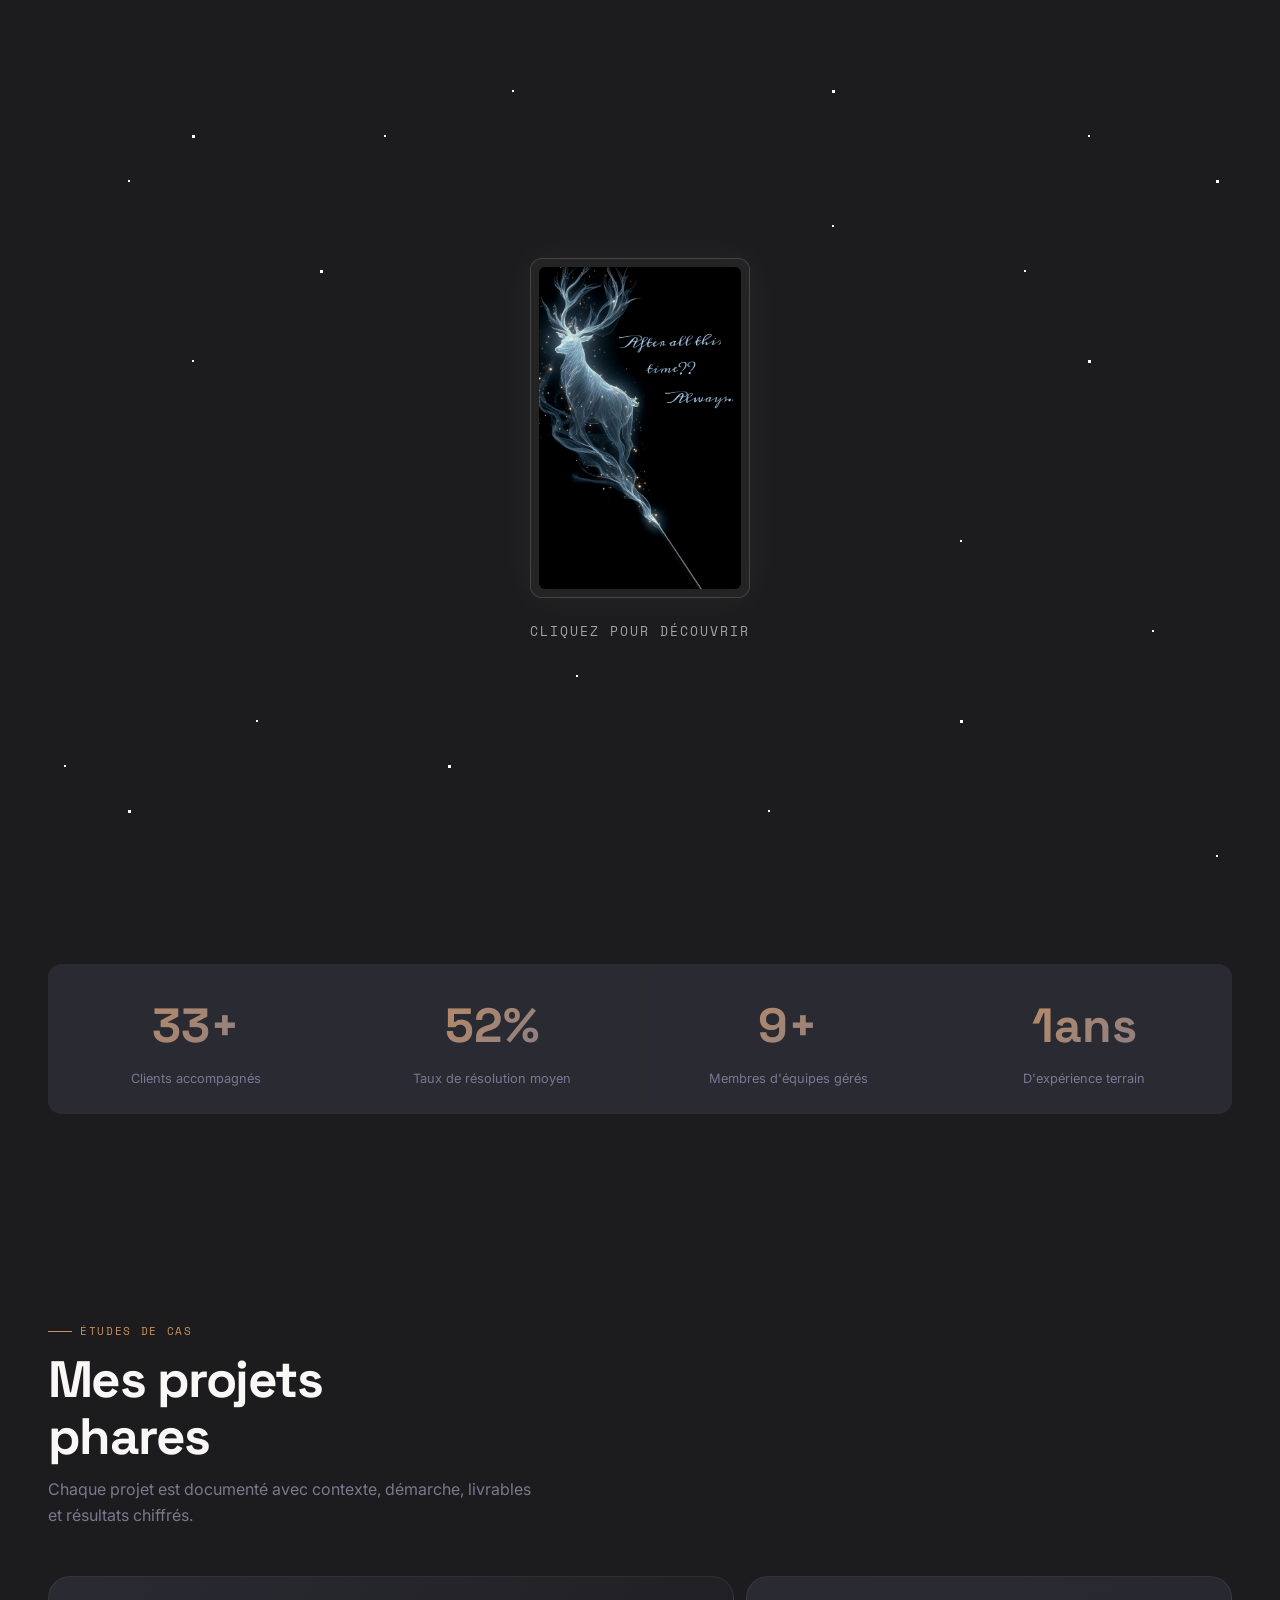
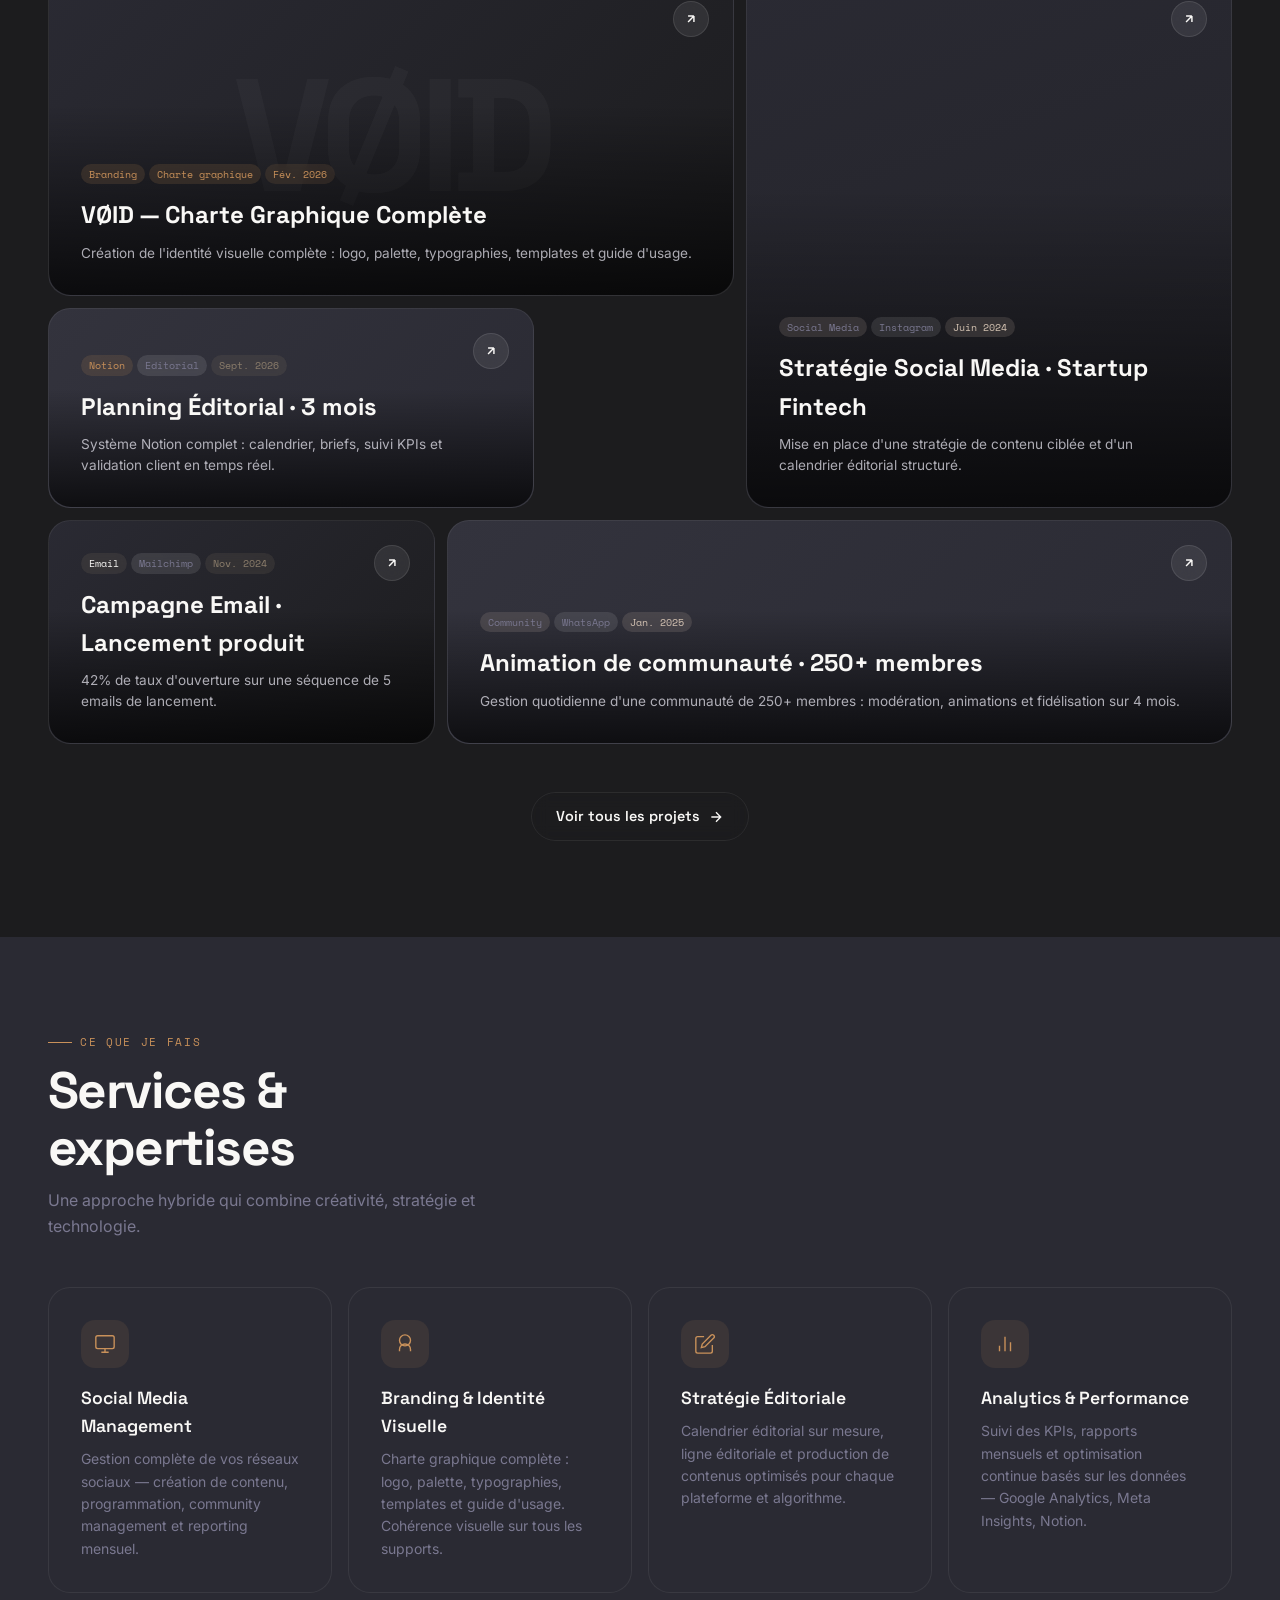
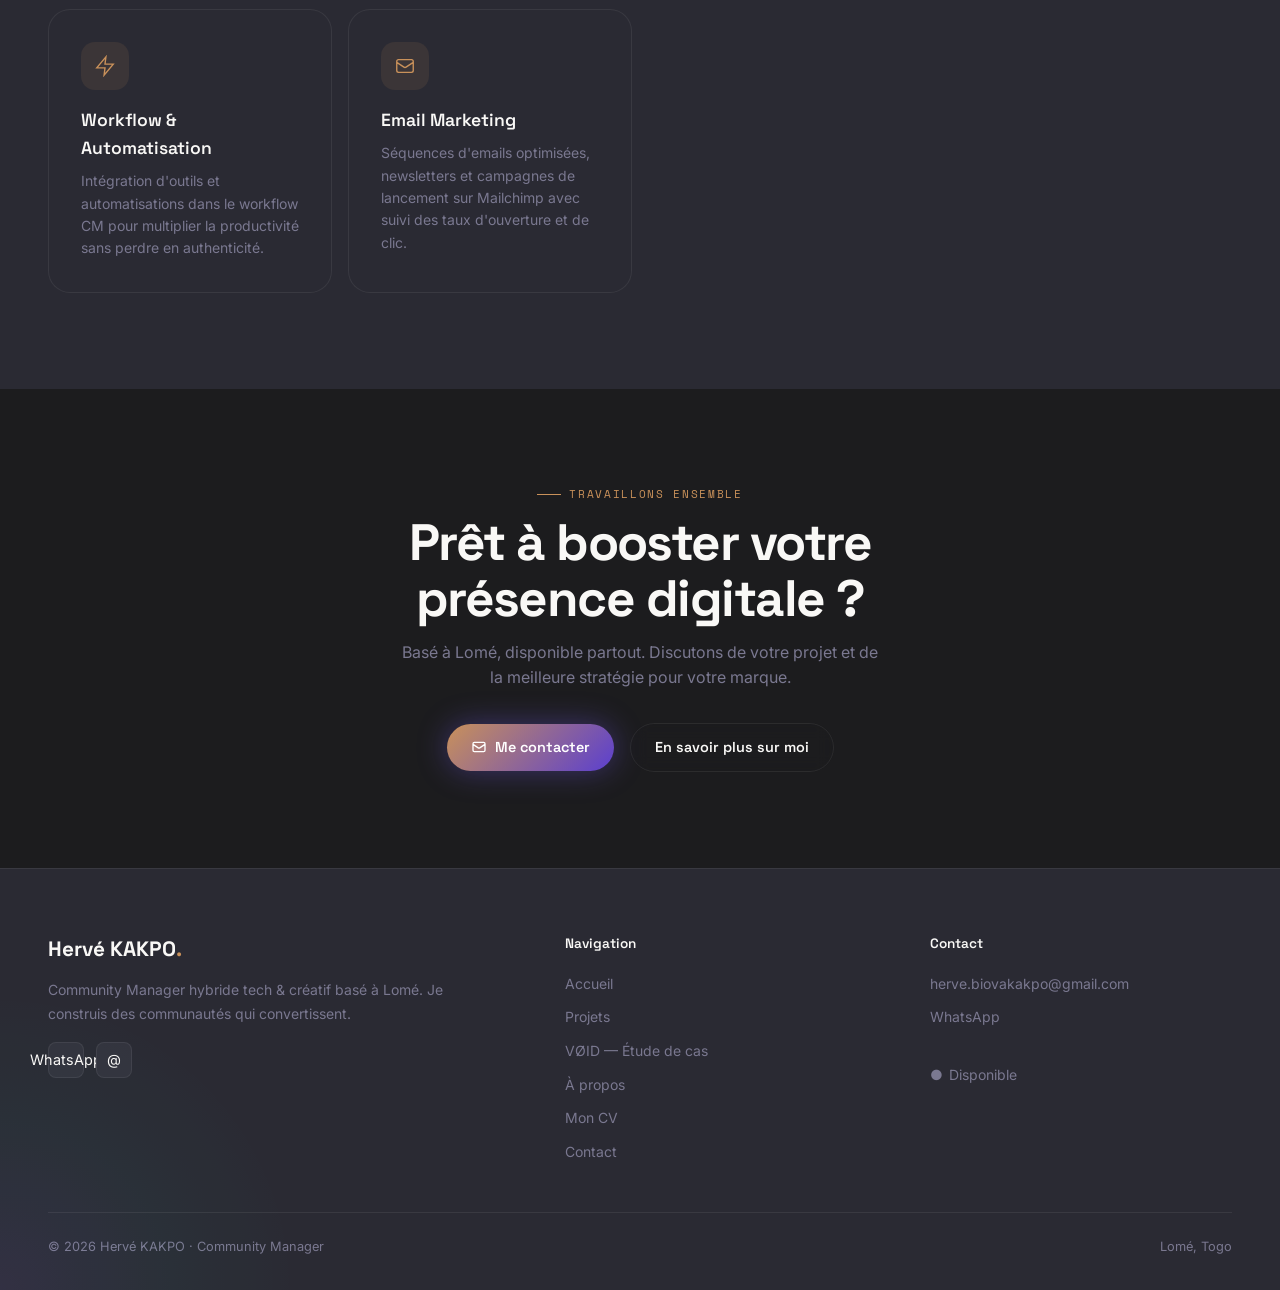
<file: index.html>
﻿<!DOCTYPE html>
<html lang="fr">
<head>
  <meta charset="UTF-8" />
  <meta name="viewport" content="width=device-width, initial-scale=1.0" />
  <title>Hervé KAKPO — Community Manager · Lomé</title>
  <meta name="description" content="Community Manager hybride tech & créatif basé à Lomé. De la charte graphique au calendrier éditorial, je pilote votre marque de A à Z." />
  <meta property="og:title" content="Hervé KAKPO — Community Manager · Lomé" />
  <meta property="og:description" content="CM hybride tech & créatif. Je construis des communautés qui convertissent." />
  <meta property="og:type" content="website" />
  <link rel="icon" href="data:image/svg+xml,<svg xmlns='http://www.w3.org/2000/svg' viewBox='0 0 100 100'><text y='.9em' font-size='90'>⚡</text></svg>" />
  <link href="https://fonts.googleapis.com/css2?family=Great+Vibes&display=swap" rel="stylesheet">
  <link rel="stylesheet" href="style.css" />
  <style>
    .hero {
      min-height: 100vh;
      display: grid;
      grid-template-columns: 1fr 1fr;
      align-items: center;
      padding: 128px 48px 64px;
      position: relative;
      overflow: hidden;
      gap: 64px;
    }
    .hero__content { position: relative; z-index: 2; }
    .hero__visual {
      position: relative;
      z-index: 2;
      display: flex;
      justify-content: center;
      align-items: center;
    }
    .hero__photo-frame {
      position: relative;
      width: 380px;
      height: 480px;
      animation: fade-in-up 0.9s 0.3s var(--ease) both;
    }
    .hero__photo-frame::before {
      content: '';
      position: absolute;
      inset: -16px;
      border: 1px solid rgba(123,95,255,0.25);
      border-radius: 28px;
      animation: border-glow 4s ease-in-out infinite alternate;
    }
    .hero__photo-frame::after {
      content: '';
      position: absolute;
      inset: -32px;
      border: 1px solid rgba(0,229,200,0.1);
      border-radius: 36px;
      animation: border-glow 4s 2s ease-in-out infinite alternate;
    }
    @keyframes border-glow {
      from { opacity: 0.4; transform: scale(1); }
      to   { opacity: 1;   transform: scale(1.02); }
    }
    .hero__photo {
      width: 100%;
      height: 100%;
      object-fit: cover;
      object-position: top center;
      border-radius: 20px;
      filter: contrast(1.05) brightness(0.95);
      box-shadow: 0 40px 80px rgba(0,0,0,0.6), 0 0 40px rgba(0,0,0,0.3);
    }
    .hero__badge {
      position: absolute;
      bottom: -16px;
      left: -24px;
      background: var(--clr-surface);
      border: 1px solid var(--clr-border-glow);
      border-radius: var(--r-md);
      padding: var(--sp-3) var(--sp-4);
      display: flex;
      align-items: center;
      gap: var(--sp-3);
      backdrop-filter: blur(20px);
      animation: float 6s ease-in-out infinite;
      box-shadow: 0 20px 40px rgba(0,0,0,0.4);
      z-index: 3;
    }
    .hero__badge-dot {
      width: 8px; height: 8px; border-radius: 50%;
      background: var(--clr-accent-2);
      box-shadow: 0 0 8px var(--clr-accent-2);
      animation: pulse 2s ease-in-out infinite;
      flex-shrink: 0;
    }
    .hero__badge-text {
      font-family: var(--font-mono);
      font-size: 0.7rem;
      color: var(--clr-text);
      white-space: nowrap;
    }
    .hero__stat-badge {
      position: absolute;
      top: -16px;
      right: -24px;
      background: var(--clr-accent-soft);
      border: 1px solid var(--clr-border-glow);
      border-radius: var(--r-md);
      padding: var(--sp-3) var(--sp-4);
      text-align: center;
      backdrop-filter: blur(20px);
      animation: float 8s 2s ease-in-out infinite;
      z-index: 3;
      box-shadow: var(--shadow-glow);
    }
    .hero__stat-num {
      font-family: var(--font-display);
      font-size: 1.8rem;
      font-weight: 700;
      color: var(--clr-accent);
      display: block;
      line-height: 1;
    }
    .hero__stat-label {
      font-family: var(--font-mono);
      font-size: 0.65rem;
      color: var(--clr-muted);
      display: block;
      margin-top: 4px;
    }
    .service__icon svg { color: var(--clr-accent); }
    @media (max-width: 900px) {
      .hero { grid-template-columns: 1fr; text-align: center; gap: var(--sp-7); }
      .hero__visual { order: -1; }
      .hero__photo-frame { width: 240px; height: 300px; }
      .hero__actions { justify-content: center; }
      .hero__badge { left: 0; }
      .hero__stat-badge { right: 0; }
    }
  </style>
</head>
<body>

<!-- ========== ASTRAL LOADER ========== -->
<div id="astral-loader">
  <!-- Etoiles de fond -->
  <div class="stars"></div>
  <div class="stars2"></div>
  <div class="stars3"></div>
  
  <!-- Content 1: Image -->
  <div class="astral-content" id="astral-content-1">
    <div class="astral-frame">
      <img src="patronus.jpg" alt="Patronus" />
    </div>
    <div class="astral-hint">Cliquez pour découvrir</div>
  </div>

  <!-- Content 2: Texte Bienvenue -->
  <div class="astral-content hidden-content" id="astral-content-2">
    <h2 class="welcome-text">Hervé vous souhaite la bienvenue</h2>
  </div>
</div>

<style>
  /* Styles pour la page de chargement */
  body.loading {
    overflow: hidden;
    height: 100vh;
  }
  
  #astral-loader {
    position: fixed;
    inset: 0;
    z-index: 9999;
    background: #1C1C1E;
    display: flex;
    justify-content: center;
    align-items: center;
    transition: opacity 1s ease-out, visibility 1s ease-out;
    overflow: hidden;
    cursor: pointer;
  }
  
  #astral-loader.hidden {
    opacity: 0;
    visibility: hidden;
  }

  .astral-content {
    display: flex;
    flex-direction: column;
    align-items: center;
    gap: 24px;
    transition: all 0.8s cubic-bezier(0.4, 0, 0.2, 1);
    position: absolute;
    z-index: 5;
  }

  .hidden-content {
    opacity: 0;
    transform: scale(1.1);
    pointer-events: none;
  }

  /* Cadre magique */
  .astral-frame {
    position: relative;
    width: 220px;
    height: 340px;
    border-radius: 12px;
    padding: 8px;
    background: rgba(255, 255, 255, 0.03);
    backdrop-filter: blur(10px);
    border: 1px solid rgba(255, 255, 255, 0.15);
    box-shadow: 0 0 40px rgba(255, 255, 255, 0.05), inset 0 0 20px rgba(255, 255, 255, 0.02);
    animation: float-astral 4s ease-in-out infinite, glow-astral 3s ease-in-out infinite alternate;
  }
  
  .astral-frame img {
    width: 100%;
    height: 100%;
    object-fit: cover;
    border-radius: 6px;
    filter: contrast(1.1) brightness(0.9);
  }

  .astral-hint {
    font-family: var(--font-mono, monospace);
    font-size: 0.8rem;
    color: rgba(255, 255, 255, 0.6);
    letter-spacing: 2px;
    text-transform: uppercase;
    animation: blink 2s infinite;
  }

  .welcome-text {
    font-family: 'Great Vibes', cursive;
    font-size: clamp(4.5rem, 10vw, 7.5rem); /* Taille augmentée pour lisibilité */
    color: #F9F8F6; /* Void Light (Blanc cassé) pour contraster avec le fond sombre */
    text-align: center;
    max-width: 900px;
    padding: 0 20px;
    line-height: 1.3;
    font-weight: 400;
    text-shadow: 0 0 30px rgba(201, 145, 90, 0.4), 0 2px 10px rgba(0,0,0,0.5); /* Ombre Terracotta lumineuse */
    animation: pulse-text 3s ease-in-out infinite alternate;
  }

  @keyframes float-astral {
    0%, 100% { transform: translateY(0); }
    50% { transform: translateY(-15px); }
  }
  @keyframes glow-astral {
    from { box-shadow: 0 0 30px rgba(123, 95, 255, 0.2); }
    to { box-shadow: 0 0 60px rgba(0, 229, 200, 0.4); border-color: rgba(0, 229, 200, 0.5); }
  }
  @keyframes blink {
    0%, 100% { opacity: 0.2; }
    50% { opacity: 1; }
  }
  @keyframes pulse-text {
    from { opacity: 0.85; filter: brightness(1); transform: scale(0.98); }
    to { opacity: 1; filter: brightness(1.2); transform: scale(1.02); }
  }

  /* Effet d'étoiles */
  .stars, .stars2, .stars3 {
    position: absolute;
    top: 0; left: 0;
    width: 2px; height: 2px;
    background: transparent;
    z-index: 1;
  }
  
  .stars {
    box-shadow: 
      10vw 20vh #fff, 40vw 10vh #fff, 80vw 30vh #fff, 20vw 80vh #fff, 50vw 50vh #fff, 
      90vw 70vh #fff, 15vw 40vh #fff, 60vw 90vh #fff, 30vw 15vh #fff, 75vw 60vh #fff,
      5vw 85vh #fff, 85vw 15vh #fff, 45vw 75vh #fff, 65vw 25vh #fff, 95vw 95vh #fff;
    animation: animStar 50s linear infinite;
  }
  .stars::after { content: " "; position: absolute; top: 100vh; width: 2px; height: 2px; background: transparent; box-shadow: inherit; }
  
  .stars2 {
    width: 3px; height: 3px;
    box-shadow: 
      25vw 30vh #fff, 65vw 10vh #fff, 85vw 40vh #fff, 10vw 90vh #fff, 55vw 60vh #fff, 
      15vw 15vh #fff, 35vw 85vh #fff, 75vw 80vh #fff, 95vw 20vh #fff, 45vw 35vh #fff;
    animation: animStar 100s linear infinite;
  }
  .stars2::after { content: " "; position: absolute; top: 100vh; width: 3px; height: 3px; background: transparent; box-shadow: inherit; }

  @keyframes animStar {
    from { transform: translateY(0px); }
    to { transform: translateY(-100vh); }
  }
</style>

<script>
  const loader = document.getElementById('astral-loader');
  
  // On masque le loader si :
  // 1. On a un hash/ancre (#projets, #services…) → retour depuis une page
  // 2. On a ?skip dans l'URL → retour explicite
  // 3. Le loader a déjà été vu dans cette session (sessionStorage)
  const alreadySeen = sessionStorage.getItem('loader_seen');
  const hasHash = window.location.hash && window.location.hash.length > 1;
  const hasSkip = window.location.search.includes('skip');

  if (alreadySeen || hasHash || hasSkip) {
    loader.style.display = 'none';
    loader.remove();
    // Si ancre, scroll vers la section cible
    if (hasHash) {
      const target = document.querySelector(window.location.hash);
      if (target) setTimeout(() => target.scrollIntoView({ behavior: 'smooth' }), 100);
    }
  } else {
    // Première visite : afficher le loader
    document.body.classList.add('loading');
    
    const content1 = document.getElementById('astral-content-1');
    const content2 = document.getElementById('astral-content-2');
    let isClicked = false;
    
    loader.addEventListener('click', () => {
      if (isClicked) return;
      isClicked = true;
      
      content1.style.opacity = '0';
      content1.style.transform = 'scale(0.8) translateY(-30px)';
      
      document.querySelector('.stars').style.animationDuration = '15s';
      document.querySelector('.stars2').style.animationDuration = '25s';
      
      setTimeout(() => {
        content1.style.display = 'none';
        content2.classList.remove('hidden-content');
        
        setTimeout(() => {
          loader.classList.add('hidden');
          document.body.classList.remove('loading');
          // Marquer comme vu pour cette session
          sessionStorage.setItem('loader_seen', '1');
          
          setTimeout(() => { loader.remove(); }, 1000);
        }, 5000);
        
      }, 800);
    });
  }
</script>

<!-- ========== NAVIGATION ========== -->
<nav class="nav" id="navbar">
  <a href="index.html" class="nav__logo">HK<span>.</span></a>
  <ul class="nav__links">
    <li><a href="#projets" class="nav__link">Projets</a></li>
    <li><a href="#services" class="nav__link">Services</a></li>
    <li><a href="cv.html" class="nav__link" target="_blank" rel="noopener">Mon CV</a></li>
    <li><a href="a-propos.html" class="nav__link">À propos</a></li>
    <li><a href="contact.html" class="nav__link nav__cta">Me contacter</a></li>
  </ul>
  <button class="nav__burger" aria-label="Menu">
    <span></span><span></span><span></span>
  </button>
</nav>

<section class="hero" id="hero">
  <div class="hero__content">
    <div class="hero__tag" style="animation: fade-in-up 0.6s var(--ease) both;">
      Disponible pour de nouvelles missions
    </div>
    <h1 class="hero__name" style="animation: fade-in-up 0.7s 0.1s var(--ease) both;">
      Hervé<br><span class="accent">KAKPO</span>
    </h1>
    <p class="hero__title" style="animation: fade-in-up 0.7s 0.2s var(--ease) both;">
      Community Manager · Branding · Stratégie Digitale
    </p>
    <p class="hero__tagline" style="animation: fade-in-up 0.7s 0.3s var(--ease) both;">
      CM hybride tech &amp; créatif —<br>
      je construis des <span class="highlight">communautés qui convertissent</span>.
    </p>
    <div class="hero__actions" style="animation: fade-in-up 0.7s 0.4s var(--ease) both;">
      <a href="#projets" class="btn btn-primary">
        <svg viewBox="0 0 24 24" fill="none" stroke="currentColor" stroke-width="2"><path d="M5 12h14M12 5l7 7-7 7"/></svg>
        Voir mes projets
      </a>
      <a href="contact.html" class="btn btn-outline">Me contacter</a>
      <a href="cv.html" class="btn btn-outline" target="_blank" rel="noopener" style="gap:6px;">
        <svg viewBox="0 0 24 24" fill="none" stroke="currentColor" stroke-width="2" width="16" height="16"><path d="M14 2H6a2 2 0 00-2 2v16a2 2 0 002 2h12a2 2 0 002-2V8z"/><polyline points="14,2 14,8 20,8"/><line x1="16" y1="13" x2="8" y2="13"/><line x1="16" y1="17" x2="8" y2="17"/><polyline points="10,9 9,9 8,9"/></svg>
        Mon CV
      </a>
    </div>
  </div>

  <div class="hero__visual">
    <div class="hero__photo-frame" id="hero-photo-frame">
      <img src="avatar.png" alt="Hervé KAKPO — Community Manager" class="hero__photo" />
      <div class="hero__badge">
        <span class="hero__badge-dot"></span>
        <span class="hero__badge-text">Disponible · Lomé, Togo</span>
      </div>
      <div class="hero__stat-badge">
        <span class="hero__stat-num">50+</span>
        <span class="hero__stat-label">Clients</span>
      </div>
    </div>
  </div>
</section>

<section class="section" style="padding-top:0; padding-bottom: var(--sp-7);">
  <div class="section__inner">
    <div class="metrics reveal">
      <div class="metric">
        <span class="metric__number" data-target="50" data-suffix="+">50+</span>
        <span class="metric__label">Clients accompagnés</span>
      </div>
      <div class="metric">
        <span class="metric__number" data-target="80" data-suffix="%">80%</span>
        <span class="metric__label">Taux de résolution moyen</span>
      </div>
      <div class="metric">
        <span class="metric__number" data-target="15" data-suffix="+">15+</span>
        <span class="metric__label">Membres d'équipes gérés</span>
      </div>
      <div class="metric">
        <span class="metric__number" data-target="3" data-suffix="ans">3 ans</span>
        <span class="metric__label">D'expérience terrain</span>
      </div>
    </div>
  </div>
</section>

<section class="section" id="projets">
  <div class="section__inner">
    <div class="section__label">Études de cas</div>
    <h2 class="section__title reveal">Mes projets<br>phares</h2>
    <p class="section__subtitle reveal" data-delay="100">Chaque projet est documenté avec contexte, démarche, livrables et résultats chiffrés.</p>
    <div class="bento" style="margin-top: var(--sp-6);">
      <article class="bento__card bento__card--wide reveal" data-delay="0" onclick="location.href='void.html'" style="min-height:320px; background: linear-gradient(135deg, #2A2A33, #1C1C1E);">
        <div class="bento__card__arrow"><svg width="14" height="14" viewBox="0 0 24 24" fill="none" stroke="currentColor" stroke-width="2.5"><path d="M7 17L17 7M17 7H7M17 7v10"/></svg></div>
        <div class="bento__card__body">
          <div class="bento__card__tags">
            <span class="tag tag--accent">Branding</span>
            <span class="tag tag--accent">Charte graphique</span>
            <span class="tag" style="background:rgba(201,145,90,0.12);color:#C9915A;border-color:rgba(201,145,90,0.3);">Fév. 2026</span>
          </div>
          <h3 class="bento__card__title">VØID — Charte Graphique Complète</h3>
          <p class="bento__card__desc">Création de l'identité visuelle complète : logo, palette, typographies, templates et guide d'usage.</p>
        </div>
        <div style="position:absolute;top:50%;left:50%;transform:translate(-50%,-50%);font-family:var(--font-display);font-size:10rem;font-weight:700;letter-spacing:-0.06em;color:rgba(255,255,255,0.03);pointer-events:none;user-select:none;white-space:nowrap;">VØID</div>
      </article>
      <article class="bento__card bento__card--tall reveal" data-delay="100" onclick="location.href='fintech.html'" style="min-height:320px; background: linear-gradient(160deg, #2A2A33, #222228);">
        <div class="bento__card__arrow"><svg width="14" height="14" viewBox="0 0 24 24" fill="none" stroke="currentColor" stroke-width="2.5"><path d="M7 17L17 7M17 7H7M17 7v10"/></svg></div>
        <div class="bento__card__body">
          <div class="bento__card__tags">
            <span class="tag tag--teal">Social Media</span>
            <span class="tag">Instagram</span>
            <span class="tag" style="background:rgba(212,195,179,0.15);color:#D4C3B3;border-color:rgba(212,195,179,0.3);">Juin 2024</span>
          </div>
          <h3 class="bento__card__title">Stratégie Social Media · Startup Fintech</h3>
          <p class="bento__card__desc">Mise en place d'une stratégie de contenu ciblée et d'un calendrier éditorial structuré.</p>
        </div>
      </article>
      <article class="bento__card bento__card--med reveal" data-delay="150" onclick="location.href='editorial.html'" style="min-height:200px; background: linear-gradient(135deg, #33333D, #2A2A33);">
        <div class="bento__card__arrow"><svg width="14" height="14" viewBox="0 0 24 24" fill="none" stroke="currentColor" stroke-width="2.5"><path d="M7 17L17 7M17 7H7M17 7v10"/></svg></div>
        <div class="bento__card__body">
          <div class="bento__card__tags">
            <span class="tag tag--accent">Notion</span>
            <span class="tag">Editorial</span>
            <span class="tag" style="background:rgba(139,125,107,0.15);color:#8B7D6B;border-color:rgba(139,125,107,0.3);">Sept. 2026</span>
          </div>
          <h3 class="bento__card__title">Planning Éditorial · 3 mois</h3>
          <p class="bento__card__desc">Système Notion complet : calendrier, briefs, suivi KPIs et validation client en temps réel.</p>
        </div>
      </article>
      <article class="bento__card bento__card--sm reveal" data-delay="200" onclick="location.href='email.html'" style="min-height:200px; background: linear-gradient(135deg, #2A2A33, #1C1C1E);">
        <div class="bento__card__arrow"><svg width="14" height="14" viewBox="0 0 24 24" fill="none" stroke="currentColor" stroke-width="2.5"><path d="M7 17L17 7M17 7H7M17 7v10"/></svg></div>
        <div class="bento__card__body">
          <div class="bento__card__tags">
            <span class="tag tag--pink">Email</span>
            <span class="tag">Mailchimp</span>
            <span class="tag" style="background:rgba(139,125,107,0.15);color:#8B7D6B;border-color:rgba(139,125,107,0.3);">Nov. 2024</span>
          </div>
          <h3 class="bento__card__title">Campagne Email · Lancement produit</h3>
          <p class="bento__card__desc">42% de taux d'ouverture sur une séquence de 5 emails de lancement.</p>
        </div>
      </article>
      <article class="bento__card bento__card--lg reveal" data-delay="250" onclick="location.href='community.html'" style="min-height:200px; background: linear-gradient(135deg, #33333D, #2A2A33);">
        <div class="bento__card__arrow"><svg width="14" height="14" viewBox="0 0 24 24" fill="none" stroke="currentColor" stroke-width="2.5"><path d="M7 17L17 7M17 7H7M17 7v10"/></svg></div>
        <div class="bento__card__body">
          <div class="bento__card__tags">
            <span class="tag tag--teal">Community</span>
            <span class="tag">WhatsApp</span>
            <span class="tag" style="background:rgba(212,195,179,0.15);color:#D4C3B3;border-color:rgba(212,195,179,0.3);">Jan. 2025</span>
          </div>
          <h3 class="bento__card__title">Animation de communauté · 250+ membres</h3>
          <p class="bento__card__desc">Gestion quotidienne d'une communauté de 250+ membres : modération, animations et fidélisation sur 4 mois.</p>
        </div>
      </article>
    </div>
    <div style="text-align:center; margin-top: var(--sp-7);">
      <a href="projets.html" class="btn btn-outline">Voir tous les projets <svg viewBox="0 0 24 24" fill="none" stroke="currentColor" stroke-width="2"><path d="M5 12h14M12 5l7 7-7 7"/></svg></a>
    </div>
  </div>
</section>

<section class="section" id="services" style="background: var(--clr-surface);">
  <div class="section__inner">
    <div class="section__label">Ce que je fais</div>
    <h2 class="section__title reveal">Services &amp;<br>expertises</h2>
    <p class="section__subtitle reveal" data-delay="100">Une approche hybride qui combine créativité, stratégie et technologie.</p>
    <div class="services" style="margin-top: var(--sp-6);">
      <div class="service__card reveal" data-delay="0">
        <div class="service__icon"><svg width="22" height="22" viewBox="0 0 24 24" fill="none" stroke="currentColor" stroke-width="1.5"><rect x="2" y="3" width="20" height="14" rx="2"/><path d="M8 21h8M12 17v4"/></svg></div>
        <h3 class="service__title">Social Media Management</h3>
        <p class="service__desc">Gestion complète de vos réseaux sociaux — création de contenu, programmation, community management et reporting mensuel.</p>
      </div>
      <div class="service__card reveal" data-delay="80">
        <div class="service__icon"><svg width="22" height="22" viewBox="0 0 24 24" fill="none" stroke="currentColor" stroke-width="1.5"><circle cx="12" cy="8" r="6"/><path d="M6 20v-2a6 6 0 0112 0v2"/></svg></div>
        <h3 class="service__title">Branding &amp; Identité Visuelle</h3>
        <p class="service__desc">Charte graphique complète : logo, palette, typographies, templates et guide d'usage. Cohérence visuelle sur tous les supports.</p>
      </div>
      <div class="service__card reveal" data-delay="160">
        <div class="service__icon"><svg width="22" height="22" viewBox="0 0 24 24" fill="none" stroke="currentColor" stroke-width="1.5"><path d="M11 4H4a2 2 0 00-2 2v14a2 2 0 002 2h14a2 2 0 002-2v-7"/><path d="M18.5 2.5a2.121 2.121 0 013 3L12 15l-4 1 1-4 9.5-9.5z"/></svg></div>
        <h3 class="service__title">Stratégie Éditoriale</h3>
        <p class="service__desc">Calendrier éditorial sur mesure, ligne éditoriale et production de contenus optimisés pour chaque plateforme et algorithme.</p>
      </div>
      <div class="service__card reveal" data-delay="240">
        <div class="service__icon"><svg width="22" height="22" viewBox="0 0 24 24" fill="none" stroke="currentColor" stroke-width="1.5"><line x1="18" y1="20" x2="18" y2="10"/><line x1="12" y1="20" x2="12" y2="4"/><line x1="6" y1="20" x2="6" y2="14"/></svg></div>
        <h3 class="service__title">Analytics &amp; Performance</h3>
        <p class="service__desc">Suivi des KPIs, rapports mensuels et optimisation continue basés sur les données — Google Analytics, Meta Insights, Notion.</p>
      </div>
      <div class="service__card reveal" data-delay="320">
        <div class="service__icon"><svg width="22" height="22" viewBox="0 0 24 24" fill="none" stroke="currentColor" stroke-width="1.5"><path d="M13 2L3 14h9l-1 8 10-12h-9l1-8z"/></svg></div>
        <h3 class="service__title">Workflow &amp; Automatisation</h3>
        <p class="service__desc">Intégration d'outils et automatisations dans le workflow CM pour multiplier la productivité sans perdre en authenticité.</p>
      </div>
      <div class="service__card reveal" data-delay="400">
        <div class="service__icon"><svg width="22" height="22" viewBox="0 0 24 24" fill="none" stroke="currentColor" stroke-width="1.5"><path d="M3 8l7.89 5.26a2 2 0 002.22 0L21 8M5 19h14a2 2 0 002-2V7a2 2 0 00-2-2H5a2 2 0 00-2 2v10a2 2 0 002 2z"/></svg></div>
        <h3 class="service__title">Email Marketing</h3>
        <p class="service__desc">Séquences d'emails optimisées, newsletters et campagnes de lancement sur Mailchimp avec suivi des taux d'ouverture et de clic.</p>
      </div>
    </div>
  </div>
</section>

<section class="section" id="contact-cta">
  <div class="section__inner" style="text-align:center;">
    <div class="section__label" style="justify-content:center;">Travaillons ensemble</div>
    <h2 class="section__title reveal" style="max-width:600px; margin: 0 auto var(--sp-3);">Prêt à booster votre présence digitale ?</h2>
    <p class="reveal" style="color: var(--clr-muted); max-width:480px; margin: 0 auto var(--sp-6);" data-delay="100">Basé à Lomé, disponible partout. Discutons de votre projet et de la meilleure stratégie pour votre marque.</p>
    <div class="flex flex-center gap-4 reveal" data-delay="200">
      <a href="contact.html" class="btn btn-primary">
        <svg viewBox="0 0 24 24" fill="none" stroke="currentColor" stroke-width="2"><path d="M3 8l7.89 5.26a2 2 0 002.22 0L21 8M5 19h14a2 2 0 002-2V7a2 2 0 00-2-2H5a2 2 0 00-2 2v10a2 2 0 002 2z"/></svg>
        Me contacter
      </a>
      <a href="a-propos.html" class="btn btn-outline">En savoir plus sur moi</a>
    </div>
  </div>
</section>

<footer>
  <div class="footer__inner">
    <div>
      <div class="footer__brand-name">Hervé KAKPO<span style="color:var(--clr-accent)">.</span></div>
      <p class="footer__brand-desc">Community Manager hybride tech &amp; créatif basé à Lomé. Je construis des communautés qui convertissent.</p>
      <div class="footer__socials">
        
        <a href="#" class="social-link" aria-label="WhatsApp">WhatsApp</a>
        <a href="mailto:herve.biovakakpo@gmail.com" class="social-link" aria-label="Email">@</a>
      </div>
    </div>
    <div>
      <div class="footer__heading">Navigation</div>
      <ul class="footer__links">
        <li><a href="index.html">Accueil</a></li>
        <li><a href="projets.html">Projets</a></li>
        <li><a href="void.html">VØID — Étude de cas</a></li>
        <li><a href="a-propos.html">À propos</a></li>
        <li><a href="cv.html">Mon CV</a></li>
        <li><a href="contact.html">Contact</a></li>
      </ul>
    </div>
    <div>
      <div class="footer__heading">Contact</div>
      <ul class="footer__links">
        <li><a href="mailto:herve.biovakakpo@gmail.com">herve.biovakakpo@gmail.com</a></li>
        
        <li><a href="https://wa.me/22879818178">WhatsApp</a></li>
        <li style="margin-top: 24px;"><a href="contact.html" style="display:inline-flex;align-items:center;gap:6px;"><span style="color:var(--clr-accent-2)">●</span> Disponible</a></li>
      </ul>
    </div>
  </div>
  <div class="footer__bottom">
    <span>© 2026 Hervé KAKPO · Community Manager</span>
    <span>Lomé, Togo</span>
  </div>
</footer>

<script src="main.js"></script>
</body>
</html>
</file>
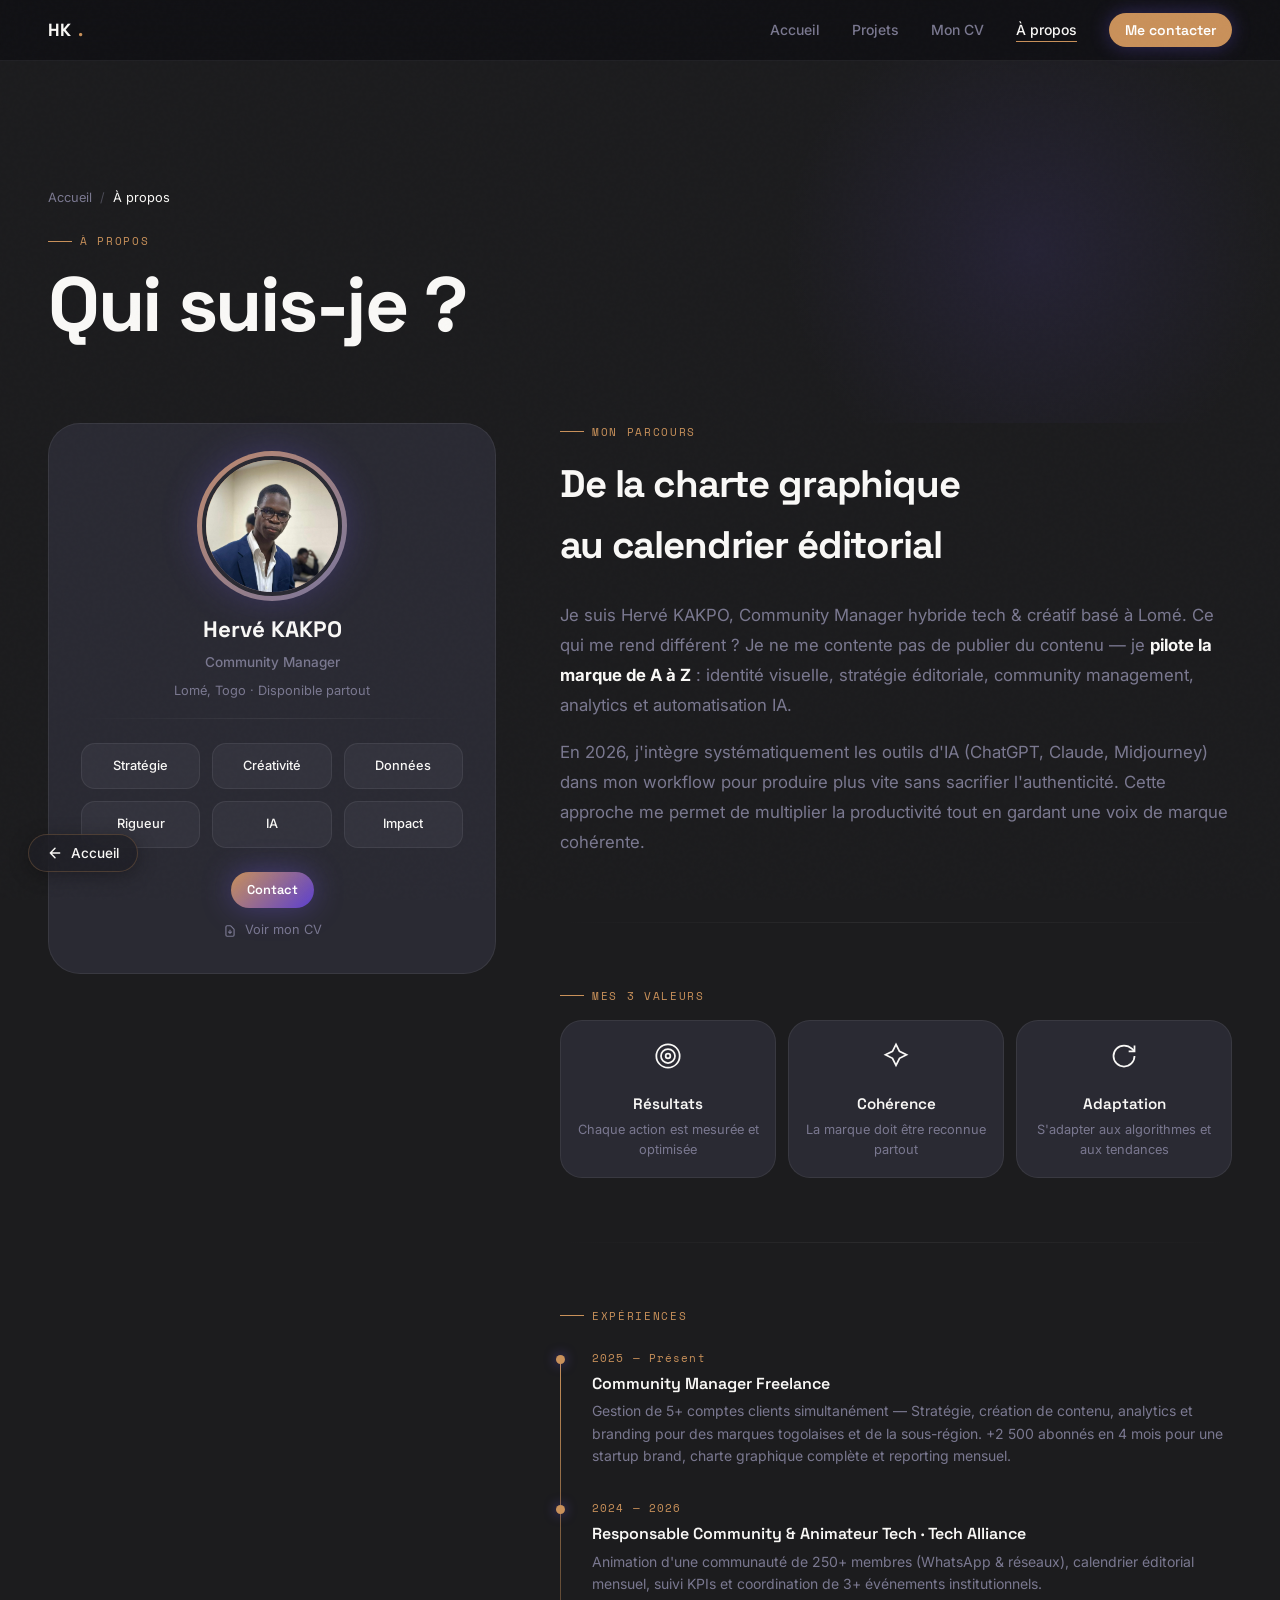
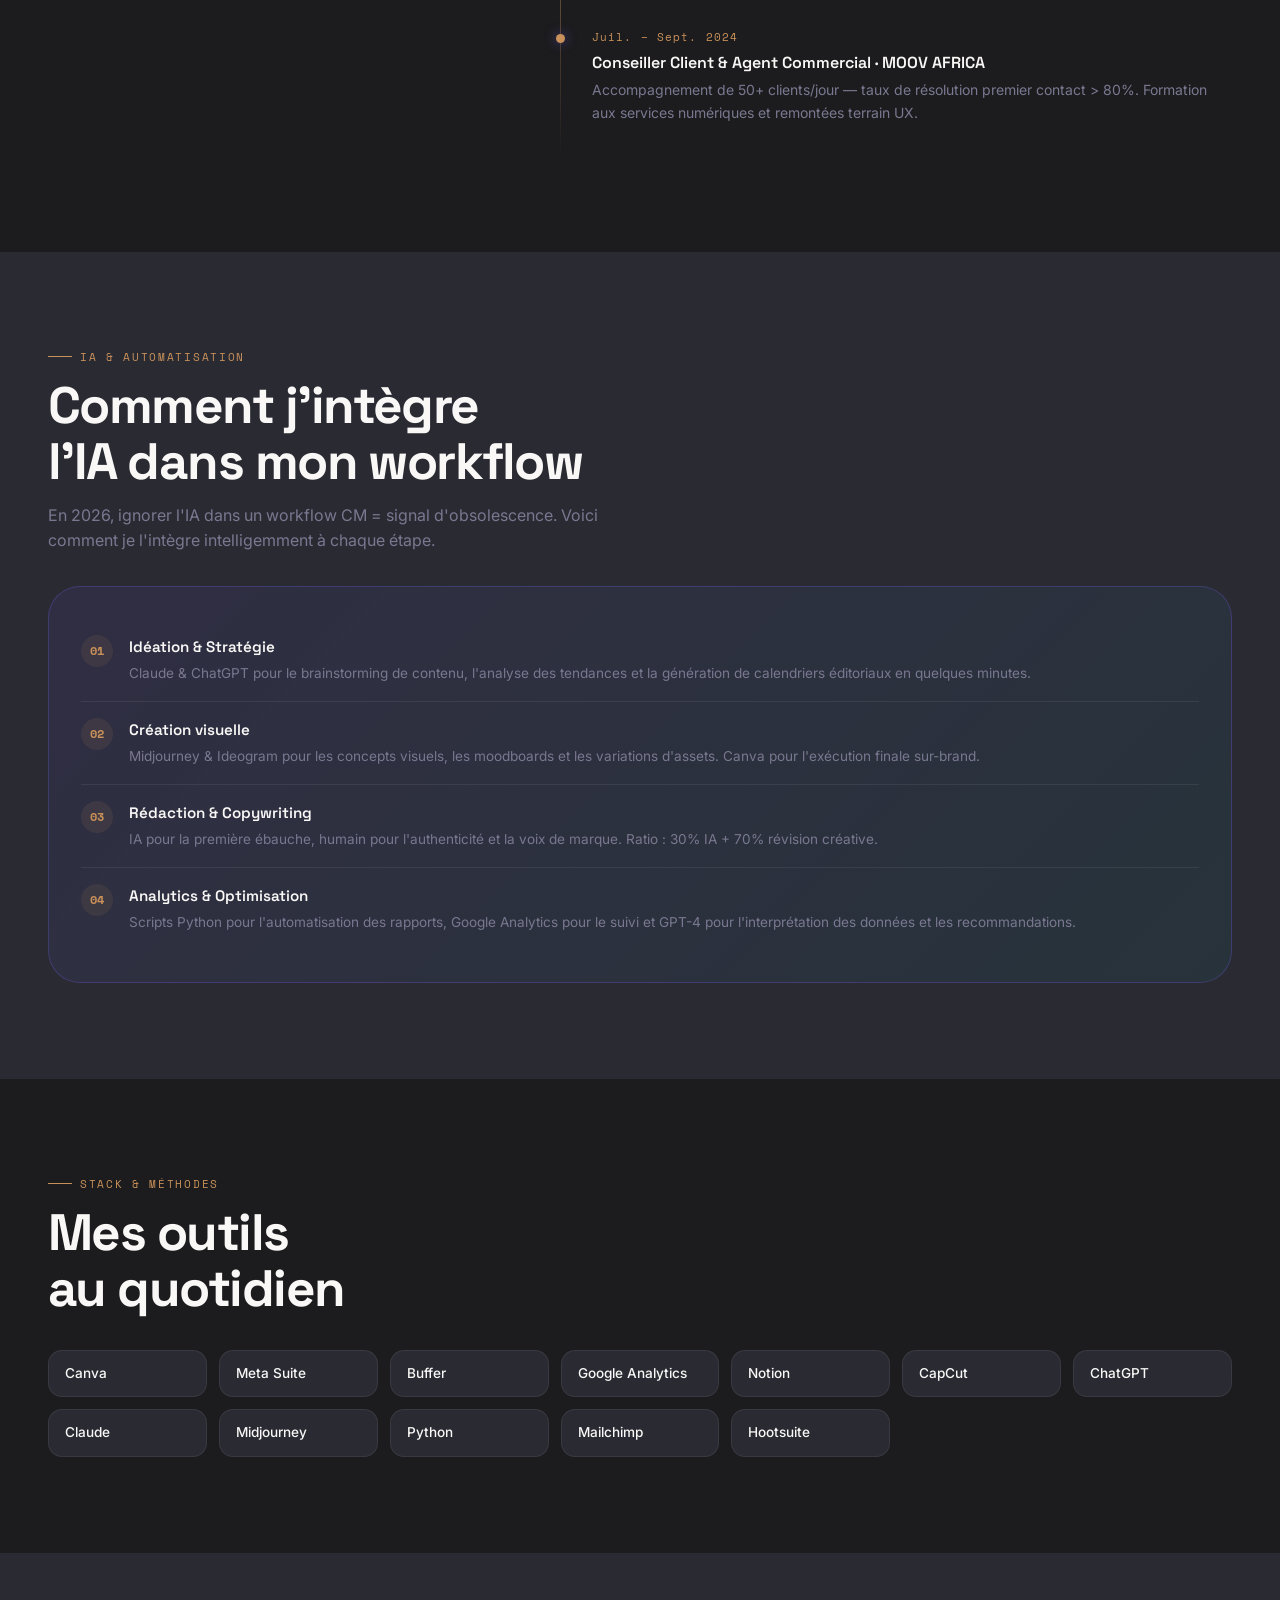
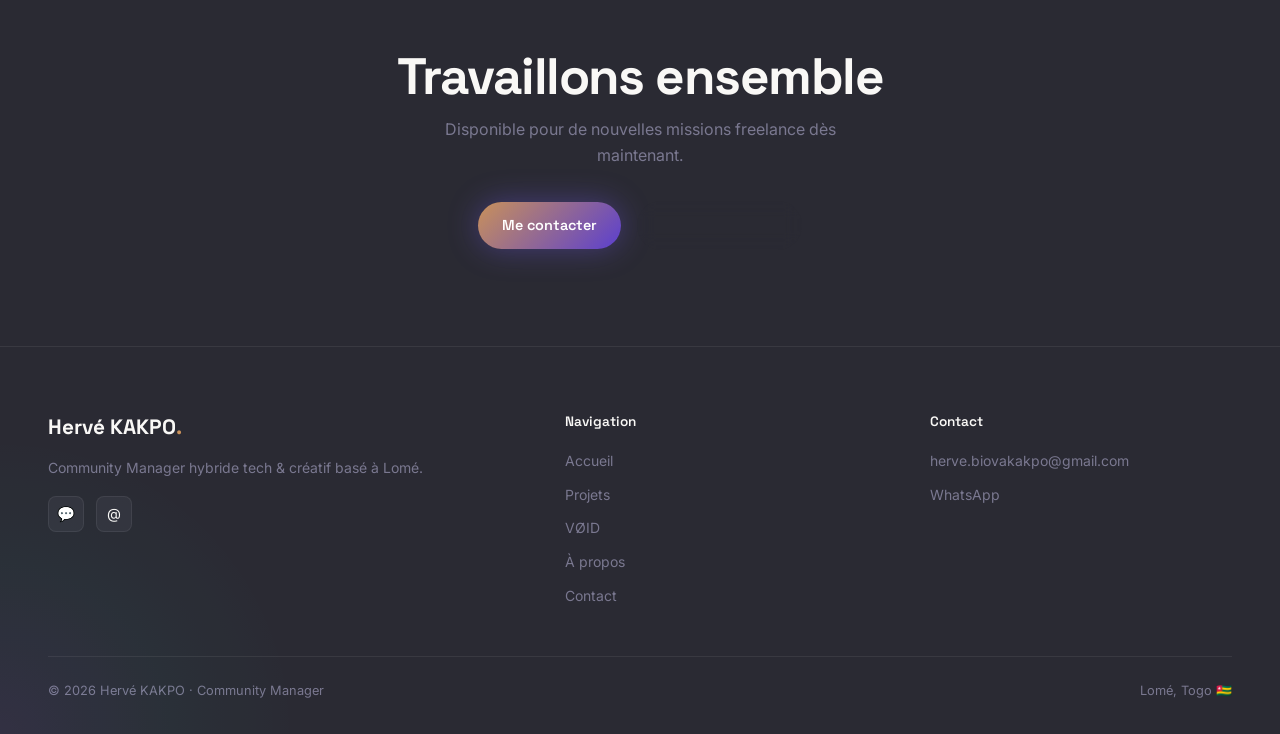
<file: a-propos.html>
﻿<!DOCTYPE html>
<html lang="fr">

<head>
  <meta charset="UTF-8" />
  <meta name="viewport" content="width=device-width, initial-scale=1.0" />
  <title>À propos — Hervé KAKPO · Community Manager Lomé</title>
  <meta name="description"
    content="Qui est Hervé KAKPO ? CM hybride tech & créatif basé à Lomé — sa démarche, ses outils, ses valeurs et comment il intègre l'IA dans son workflow." />
  <link rel="icon"
    href="data:image/svg+xml,<svg xmlns='http://www.w3.org/2000/svg' viewBox='0 0 100 100'><text y='.9em' font-size='90'>⚡</text></svg>" />
  <link rel="stylesheet" href="style.css" />
  <style>
    .timeline {
      position: relative;
      padding-left: var(--sp-6);
    }

    .timeline::before {
      content: '';
      position: absolute;
      left: 0;
      top: 8px;
      bottom: 0;
      width: 1px;
      background: linear-gradient(180deg, var(--clr-accent), transparent);
    }

    .timeline__item {
      position: relative;
      padding-bottom: var(--sp-6);
    }

    .timeline__item::before {
      content: '';
      position: absolute;
      left: calc(-1 * var(--sp-6) - 4px);
      top: 6px;
      width: 9px;
      height: 9px;
      border-radius: 50%;
      background: var(--clr-accent);
      box-shadow: 0 0 12px rgba(123, 95, 255, 0.5);
    }

    .timeline__date {
      font-family: var(--font-mono);
      font-size: 0.7rem;
      color: var(--clr-accent);
      letter-spacing: 0.1em;
      margin-bottom: var(--sp-1);
    }

    .timeline__title {
      font-family: var(--font-display);
      font-size: 1rem;
      font-weight: 600;
      margin-bottom: var(--sp-1);
    }

    .timeline__desc {
      font-size: 0.875rem;
      color: var(--clr-muted);
      line-height: 1.6;
    }

    .ai-card {
      background: linear-gradient(135deg, rgba(123, 95, 255, 0.08), rgba(0, 229, 200, 0.05));
      border: 1px solid rgba(123, 95, 255, 0.25);
      border-radius: var(--r-xl);
      padding: var(--sp-6);
    }

    .workflow-step {
      display: flex;
      align-items: flex-start;
      gap: var(--sp-4);
      padding: var(--sp-4) 0;
      border-bottom: 1px solid var(--clr-border);
    }

    .workflow-step:last-child {
      border-bottom: none;
    }

    .workflow-step__num {
      font-family: var(--font-mono);
      font-size: 0.75rem;
      color: var(--clr-accent);
      background: var(--clr-accent-soft);
      width: 32px;
      height: 32px;
      border-radius: 50%;
      display: flex;
      align-items: center;
      justify-content: center;
      flex-shrink: 0;
      font-weight: 700;
    }

    .workflow-step__content h4 {
      font-family: var(--font-display);
      font-size: 0.95rem;
      font-weight: 600;
      margin-bottom: var(--sp-1);
    }

    .workflow-step__content p {
      font-size: 0.85rem;
      color: var(--clr-muted);
      line-height: 1.6;
    }
  </style>
</head>

<body>

  <!-- ========== NAVIGATION ========== -->
  <nav class="nav" id="navbar">
    <a href="index.html" class="nav__logo">HK<span>.</span></a>
    <ul class="nav__links">
      <li><a href="index.html" class="nav__link">Accueil</a></li>
      <li><a href="projets.html" class="nav__link">Projets</a></li>
      <li><a href="cv.html" class="nav__link" target="_blank" rel="noopener">Mon CV</a></li>
      <li><a href="a-propos.html" class="nav__link active">À propos</a></li>
      <li><a href="contact.html" class="nav__link nav__cta">Me contacter</a></li>
    </ul>
    <button class="nav__burger" aria-label="Menu">
      <span></span><span></span><span></span>
    </button>
  </nav>

  <!-- ========== PAGE HERO ========== -->
  <div class="page-hero">
    <div class="page-hero__inner">
      <div class="breadcrumb">
        <a href="index.html">Accueil</a>
        <span>/</span>
        <span style="color:var(--clr-text);">À propos</span>
      </div>
      <div class="section__label">À propos</div>
      <h1 class="section__title" style="font-size:clamp(2.5rem,6vw,5rem);">
        Qui suis-je ?
      </h1>
    </div>
  </div>

  <!-- ========== ABOUT MAIN ========== -->
  <section class="section" style="padding-top:0;">
    <div class="section__inner">
      <div class="about-grid">

        <!-- LEFT — AVATAR CARD -->
        <div class="avatar-card reveal">
          <div style="position: relative; width: 140px; height: 140px; margin: 0 auto var(--sp-4);">
            <div
              style="position: absolute; inset: -5px; border-radius: 50%; background: linear-gradient(135deg, var(--clr-accent), var(--clr-accent-2)); animation: pulse 3s infinite;">
            </div>
            <img src="avatar.png" alt="Hervé KAKPO — Community Manager" class="avatar-img"
              style="position: relative; width: 100%; height: 100%; border-radius: 50%; object-fit: cover; border: 4px solid var(--clr-surface); z-index: 2;" />
          </div>
          <div class="avatar-name">Hervé KAKPO</div>
          <div class="avatar-role">Community Manager</div>
          <div class="avatar-location">Lomé, Togo · Disponible partout</div>

          <div class="divider" style="margin:var(--sp-4) 0;"></div>

          <div class="values-grid">
            <div class="value-pill">Stratégie</div>
            <div class="value-pill">Créativité</div>
            <div class="value-pill">Données</div>
            <div class="value-pill">Rigueur</div>
            <div class="value-pill">IA</div>
            <div class="value-pill">Impact</div>
          </div>

          <div style="margin-top:var(--sp-5); display:flex;gap:var(--sp-3);justify-content:center;">
            <a href="contact.html" class="btn btn-primary"
              style="font-size:0.8rem;padding:var(--sp-2) var(--sp-4);">Contact</a>
          </div>

          <a href="cv.html" target="_blank" rel="noopener"
            style="display:flex;align-items:center;justify-content:center;gap:var(--sp-2);margin-top:var(--sp-3);font-size:0.8rem;color:var(--clr-muted);transition:color var(--t-fast);"
            onmouseover="this.style.color='var(--clr-text)'" onmouseout="this.style.color='var(--clr-muted)'">
            <svg width="14" height="14" viewBox="0 0 24 24" fill="none" stroke="currentColor" stroke-width="2">
              <path
                d="M12 10v6m0 0l-3-3m3 3l3-3m2 8H7a2 2 0 01-2-2V5a2 2 0 012-2h5.586a1 1 0 01.707.293l5.414 5.414a1 1 0 01.293.707V19a2 2 0 01-2 2z" />
            </svg>
            Voir mon CV
          </a>
        </div>

        <!-- RIGHT — CONTENT -->
        <div>
          <div class="reveal">
            <div class="section__label">Mon parcours</div>
            <h2
              style="font-family:var(--font-display);font-size:clamp(1.5rem,3vw,2.5rem);font-weight:700;letter-spacing:-0.03em;margin-bottom:var(--sp-5);">
              De la charte graphique<br>au calendrier éditorial
            </h2>
            <p style="font-size:1.05rem;line-height:1.8;color:var(--clr-muted);margin-bottom:var(--sp-4);">
              Je suis Hervé KAKPO, Community Manager hybride tech & créatif basé à Lomé. Ce qui me rend différent ?
              Je ne me contente pas de publier du contenu — je <strong style="color:var(--clr-text);">pilote la marque
                de A à Z</strong> :
              identité visuelle, stratégie éditoriale, community management, analytics et automatisation IA.
            </p>
            <p style="font-size:1.05rem;line-height:1.8;color:var(--clr-muted);">
              En 2026, j'intègre systématiquement les outils d'IA (ChatGPT, Claude, Midjourney) dans mon workflow
              pour produire plus vite sans sacrifier l'authenticité. Cette approche me permet de multiplier
              la productivité tout en gardant une voix de marque cohérente.
            </p>
          </div>

          <div class="divider"></div>

          <!-- MES 3 VALEURS -->
          <div class="reveal" data-delay="100">
            <div class="section__label">Mes 3 valeurs</div>
            <div style="display:grid;grid-template-columns:repeat(3,1fr);gap:var(--sp-3);margin-top:var(--sp-4);">
              <div
                style="background:var(--clr-surface);border:1px solid var(--clr-border);border-radius:var(--r-lg);padding:var(--sp-4);text-align:center;">
                <div style="font-size:1.8rem;margin-bottom:var(--sp-2);"><svg width="28" height="28" viewBox="0 0 24 24"
                    fill="none" stroke="currentColor" stroke-width="1.5">
                    <circle cx="12" cy="12" r="10" />
                    <circle cx="12" cy="12" r="6" />
                    <circle cx="12" cy="12" r="2" />
                  </svg></div>
                <div
                  style="font-family:var(--font-display);font-size:0.95rem;font-weight:600;margin-bottom:var(--sp-1);">
                  Résultats</div>
                <div style="font-size:0.8rem;color:var(--clr-muted);">Chaque action est mesurée et optimisée</div>
              </div>
              <div
                style="background:var(--clr-surface);border:1px solid var(--clr-border);border-radius:var(--r-lg);padding:var(--sp-4);text-align:center;">
                <div style="font-size:1.8rem;margin-bottom:var(--sp-2);"><svg width="28" height="28" viewBox="0 0 24 24"
                    fill="none" stroke="currentColor" stroke-width="1.5">
                    <path d="M12 2l3 6 6 3-6 3-3 6-3-6-6-3 6-3z" />
                  </svg></div>
                <div
                  style="font-family:var(--font-display);font-size:0.95rem;font-weight:600;margin-bottom:var(--sp-1);">
                  Cohérence</div>
                <div style="font-size:0.8rem;color:var(--clr-muted);">La marque doit être reconnue partout</div>
              </div>
              <div
                style="background:var(--clr-surface);border:1px solid var(--clr-border);border-radius:var(--r-lg);padding:var(--sp-4);text-align:center;">
                <div style="font-size:1.8rem;margin-bottom:var(--sp-2);"><svg width="28" height="28" viewBox="0 0 24 24"
                    fill="none" stroke="currentColor" stroke-width="1.5">
                    <path d="M21 12a9 9 0 11-9-9c2.52 0 4.93 1 6.74 2.74L21 8" />
                    <path d="M21 3v5h-5" />
                  </svg></div>
                <div
                  style="font-family:var(--font-display);font-size:0.95rem;font-weight:600;margin-bottom:var(--sp-1);">
                  Adaptation</div>
                <div style="font-size:0.8rem;color:var(--clr-muted);">S'adapter aux algorithmes et aux tendances</div>
              </div>
            </div>
          </div>

          <div class="divider"></div>

          <!-- EXPÉRIENCES -->
          <div class="reveal" data-delay="150">
            <div class="section__label">Expériences</div>
            <div class="timeline" style="margin-top:var(--sp-5);">
              <div class="timeline__item">
                <div class="timeline__date">2025 — Présent</div>
                <div class="timeline__title">Community Manager Freelance</div>
                <div class="timeline__desc">Gestion de 5+ comptes clients simultanément — Stratégie, création de
                  contenu, analytics et branding pour des marques togolaises et de la sous-région. +2 500 abonnés en 4
                  mois pour une startup brand, charte graphique complète et reporting mensuel.</div>
              </div>
              <div class="timeline__item">
                <div class="timeline__date">2024 — 2026</div>
                <div class="timeline__title">Responsable Community & Animateur Tech · Tech Alliance</div>
                <div class="timeline__desc">Animation d'une communauté de 250+ membres (WhatsApp & réseaux), calendrier
                  éditorial mensuel, suivi KPIs et coordination de 3+ événements institutionnels.</div>
              </div>
              <div class="timeline__item">
                <div class="timeline__date">Juil. – Sept. 2024</div>
                <div class="timeline__title">Conseiller Client & Agent Commercial · MOOV AFRICA</div>
                <div class="timeline__desc">Accompagnement de 50+ clients/jour — taux de résolution premier contact >
                  80%. Formation aux services numériques et remontées terrain UX.</div>
              </div>
            </div>
          </div>
        </div>
      </div>
    </div>
  </section>

  <!-- ========== IA & WORKFLOW ========== -->
  <section class="section" style="background:var(--clr-surface);">
    <div class="section__inner">
      <div class="section__label">IA & Automatisation</div>
      <h2 class="section__title reveal">Comment j'intègre<br>l'IA dans mon workflow</h2>
      <p class="reveal" style="color:var(--clr-muted);max-width:550px;margin-bottom:var(--sp-6);" data-delay="100">
        En 2026, ignorer l'IA dans un workflow CM = signal d'obsolescence. Voici comment je l'intègre intelligemment à
        chaque étape.
      </p>

      <div class="ai-card reveal" data-delay="150">
        <div class="workflow-step">
          <div class="workflow-step__num">01</div>
          <div class="workflow-step__content">
            <h4>Idéation & Stratégie</h4>
            <p>Claude & ChatGPT pour le brainstorming de contenu, l'analyse des tendances et la génération de
              calendriers éditoriaux en quelques minutes.</p>
          </div>
        </div>
        <div class="workflow-step">
          <div class="workflow-step__num">02</div>
          <div class="workflow-step__content">
            <h4>Création visuelle</h4>
            <p>Midjourney & Ideogram pour les concepts visuels, les moodboards et les variations d'assets. Canva pour
              l'exécution finale sur-brand.</p>
          </div>
        </div>
        <div class="workflow-step">
          <div class="workflow-step__num">03</div>
          <div class="workflow-step__content">
            <h4>Rédaction & Copywriting</h4>
            <p>IA pour la première ébauche, humain pour l'authenticité et la voix de marque. Ratio : 30% IA + 70%
              révision créative.</p>
          </div>
        </div>
        <div class="workflow-step">
          <div class="workflow-step__num">04</div>
          <div class="workflow-step__content">
            <h4>Analytics & Optimisation</h4>
            <p>Scripts Python pour l'automatisation des rapports, Google Analytics pour le suivi et GPT-4 pour
              l'interprétation des données et les recommandations.</p>
          </div>
        </div>
      </div>
    </div>
  </section>

  <!-- ========== OUTILS ========== -->
  <section class="section">
    <div class="section__inner">
      <div class="section__label">Stack & méthodes</div>
      <h2 class="section__title reveal">Mes outils<br>au quotidien</h2>

      <div class="tools-grid" style="margin-top:var(--sp-6);">
        <div class="tool-chip reveal" data-delay="0">Canva</div>
        <div class="tool-chip reveal" data-delay="40">Meta Suite</div>
        <div class="tool-chip reveal" data-delay="80">Buffer</div>
        <div class="tool-chip reveal" data-delay="120">Google Analytics</div>
        <div class="tool-chip reveal" data-delay="160">Notion</div>
        <div class="tool-chip reveal" data-delay="200">CapCut</div>
        <div class="tool-chip reveal" data-delay="240">ChatGPT</div>
        <div class="tool-chip reveal" data-delay="280">Claude</div>
        <div class="tool-chip reveal" data-delay="320">Midjourney</div>
        <div class="tool-chip reveal" data-delay="360">Python</div>
        <div class="tool-chip reveal" data-delay="400">Mailchimp</div>
        <div class="tool-chip reveal" data-delay="440">Hootsuite</div>
      </div>
    </div>
  </section>

  <!-- ========== CTA ========== -->
  <section class="section" style="background:var(--clr-surface);text-align:center;">
    <div class="section__inner">
      <h2 class="section__title reveal" style="max-width:500px;margin:0 auto var(--sp-3);">Travaillons ensemble</h2>
      <p class="reveal" style="color:var(--clr-muted);max-width:400px;margin:0 auto var(--sp-6);" data-delay="100">
        Disponible pour de nouvelles missions freelance dès maintenant.</p>
      <div class="flex flex-center gap-4 reveal" data-delay="200">
        <a href="contact.html" class="btn btn-primary">Me contacter</a>
        <a href="projets.html" class="btn btn-outline">Voir mes projets</a>
      </div>
    </div>
  </section>

  <!-- ========== FOOTER ========== -->
  <footer>
    <div class="footer__inner">
      <div>
        <div class="footer__brand-name">Hervé KAKPO<span style="color:var(--clr-accent)">.</span></div>
        <p class="footer__brand-desc">Community Manager hybride tech &amp; créatif basé à Lomé.</p>
        <div class="footer__socials">

          <a href="#" class="social-link" aria-label="WhatsApp">💬</a>
          <a href="mailto:herve.biovakakpo@gmail.com" class="social-link" aria-label="Email">@</a>
        </div>
      </div>
      <div>
        <div class="footer__heading">Navigation</div>
        <ul class="footer__links">
          <li><a href="index.html">Accueil</a></li>
          <li><a href="projets.html">Projets</a></li>
          <li><a href="void.html">VØID</a></li>
          <li><a href="a-propos.html">À propos</a></li>
          <li><a href="contact.html">Contact</a></li>
        </ul>
      </div>
      <div>
        <div class="footer__heading">Contact</div>
        <ul class="footer__links">
          <li><a href="mailto:herve.biovakakpo@gmail.com">herve.biovakakpo@gmail.com</a></li>

          <li><a href="https://wa.me/22879818178">WhatsApp</a></li>
        </ul>
      </div>
    </div>
    <div class="footer__bottom" style="max-width:1200px;margin:0 auto;">
      <span>© 2026 Hervé KAKPO · Community Manager</span>
      <span>Lomé, Togo 🇹🇬</span>
    </div>
  </footer>

  <script src="main.js"></script>
</body>

</html>
</file>
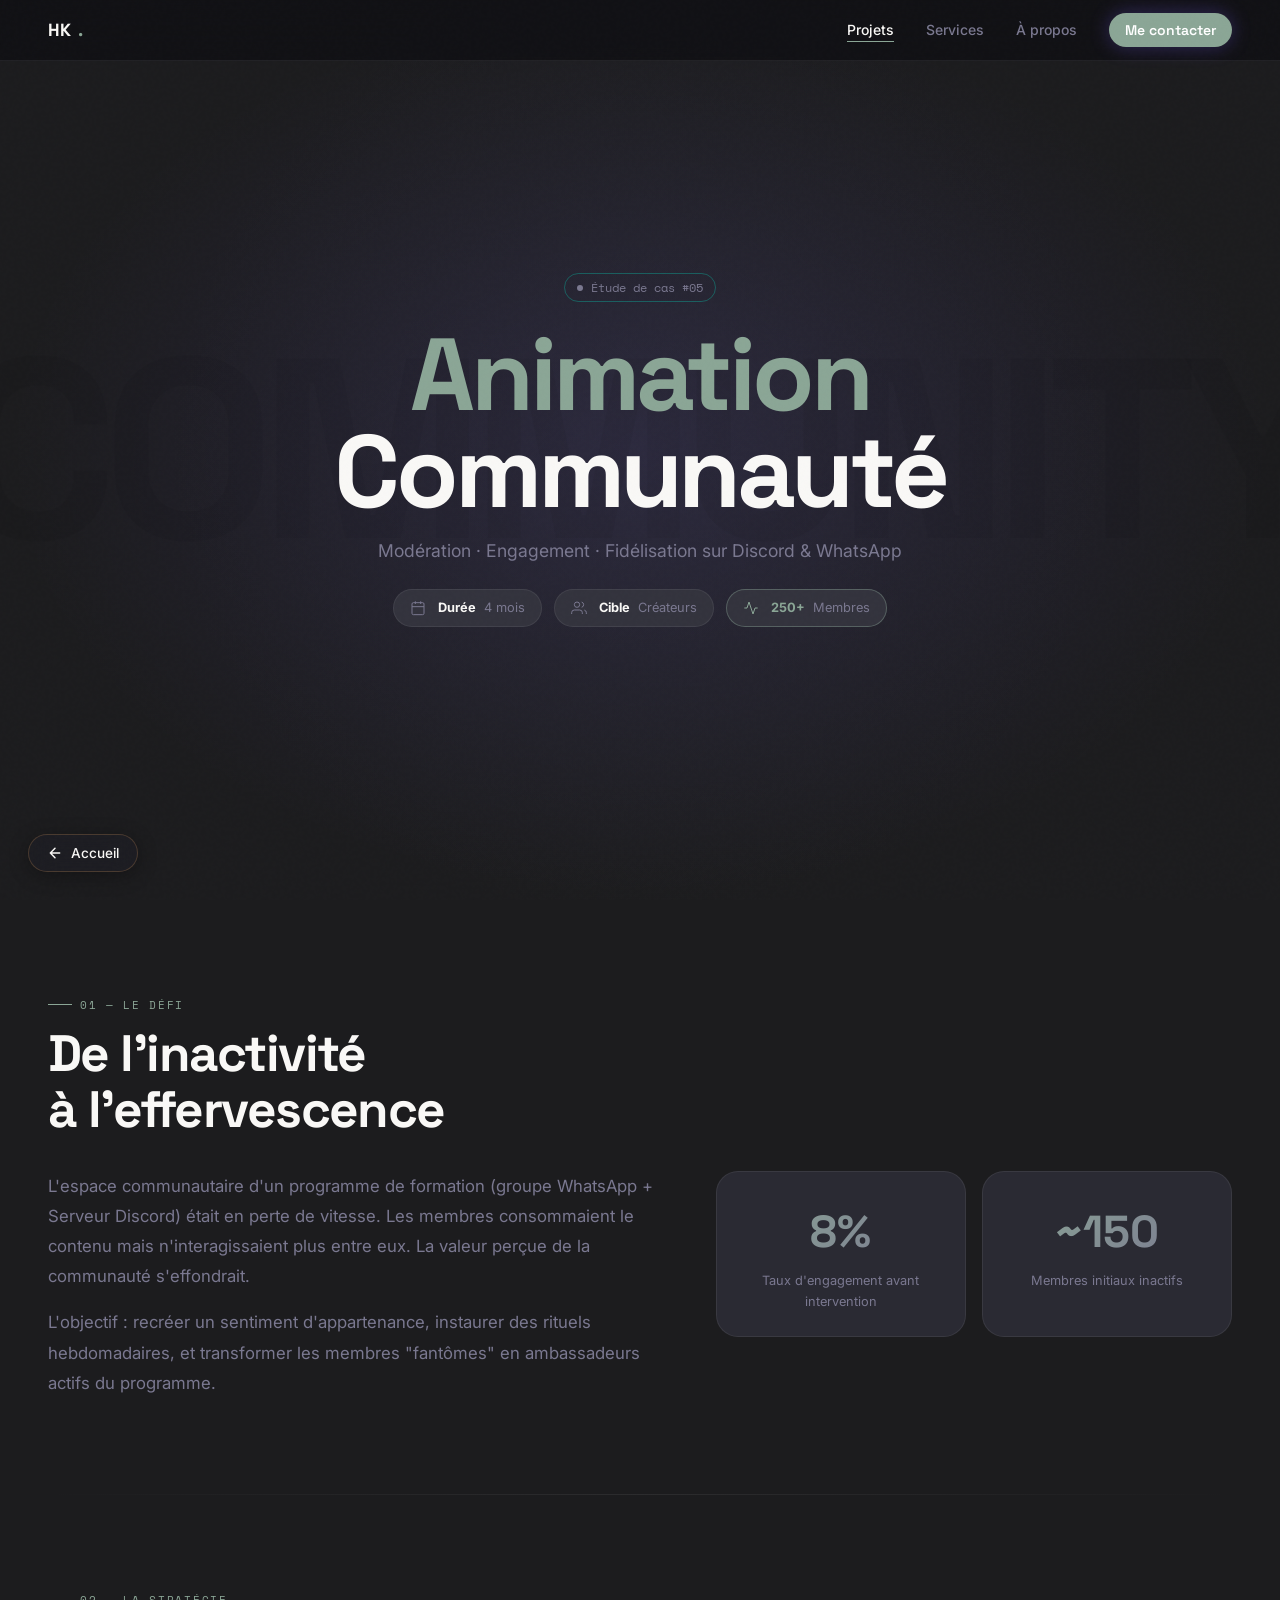
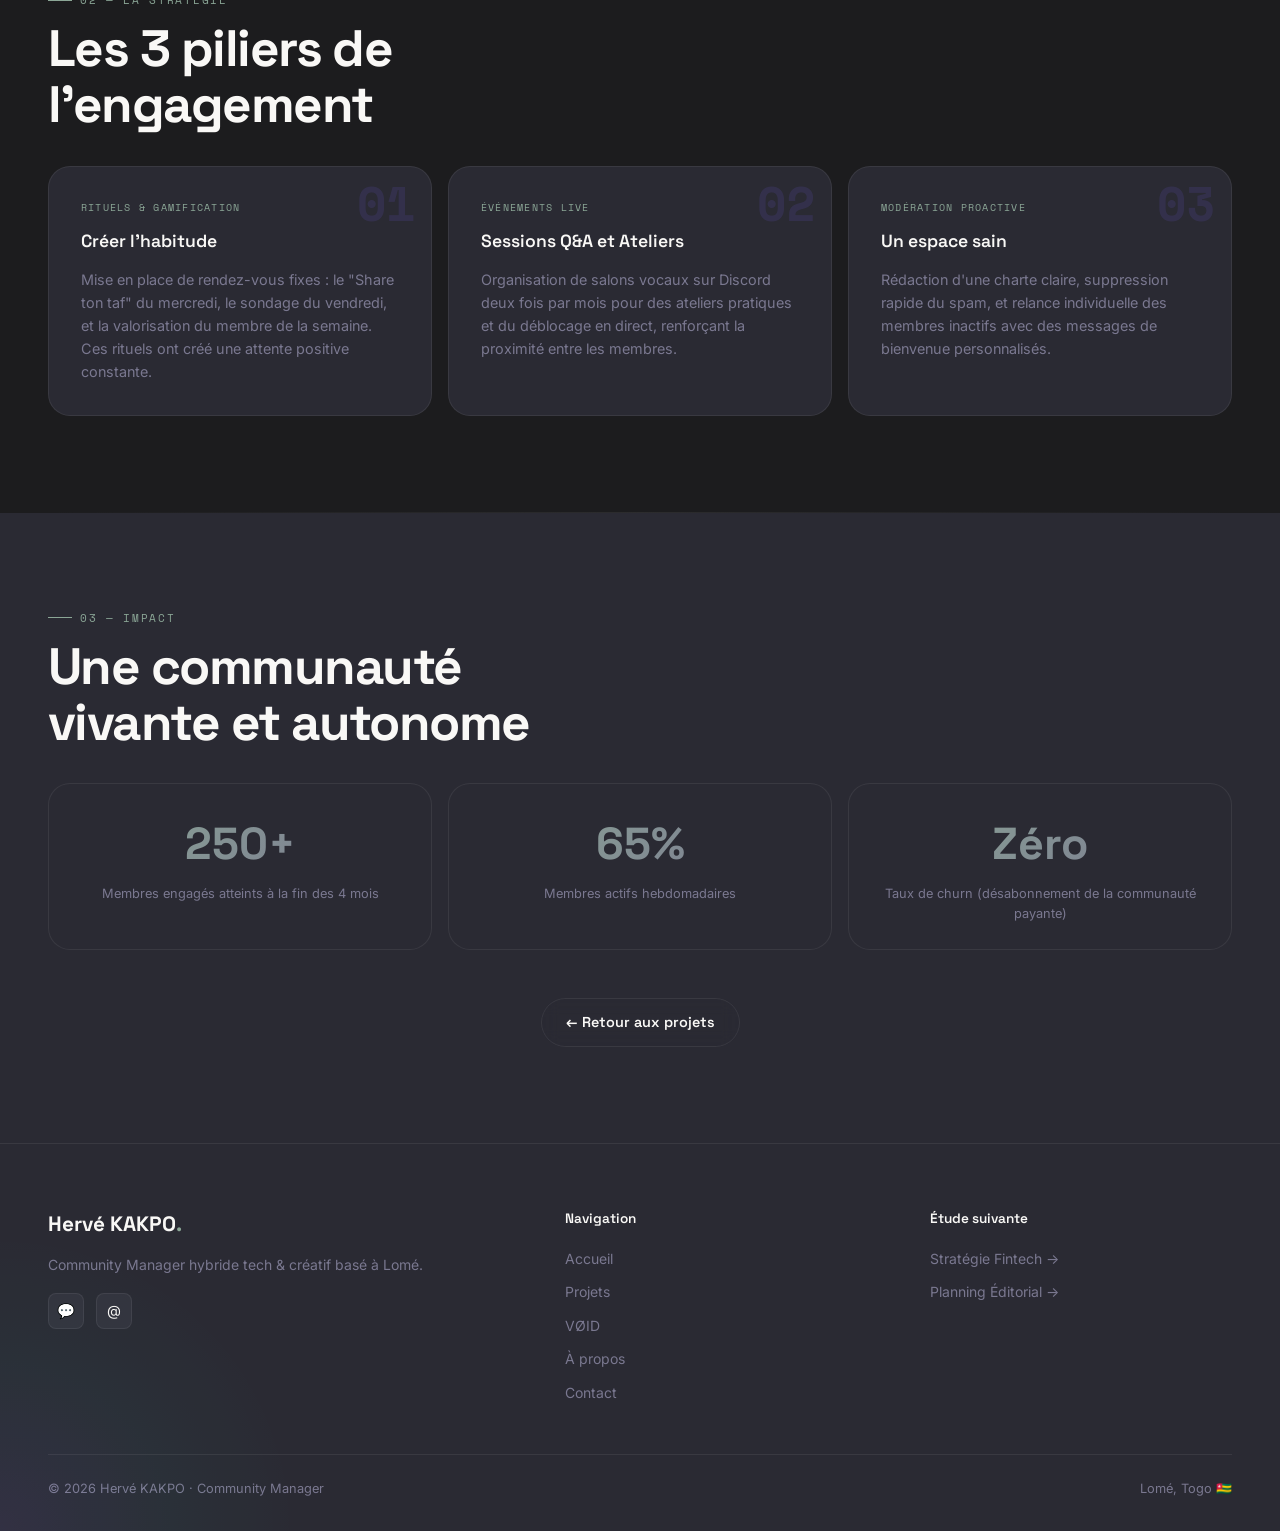
<file: community.html>
﻿<!DOCTYPE html>
<html lang="fr">
<head>
  <meta charset="UTF-8" />
  <meta name="viewport" content="width=device-width, initial-scale=1.0" />
  <title>Animation de Communauté · Hervé KAKPO</title>
  <meta name="description" content="Étude de cas : Gestion et animation d'une communauté en ligne de 250+ membres." />
  <link rel="icon" href="data:image/svg+xml,<svg xmlns='http://www.w3.org/2000/svg' viewBox='0 0 100 100'><text y='.9em' font-size='90'>⚡</text></svg>" />
  <link rel="stylesheet" href="style.css" />
  <style>
    :root {
      --clr-accent: #8BA696; /* Vert Sauge grisé pour la communauté */
      --clr-accent-soft: rgba(139,166,150,0.1);
    }
    
    .void-section { padding: var(--sp-9) var(--sp-7); }
    .void-section .section__inner { max-width: 1200px; margin: 0 auto; }

    .void-hero {
      min-height: 100vh;
      display: flex;
      align-items: center;
      justify-content: center;
      position: relative;
      padding: var(--sp-9) var(--sp-7);
      background: radial-gradient(circle at center, rgba(139,166,150,0.05) 0%, var(--clr-bg) 60%);
      overflow: hidden;
    }
    .void-logo-display {
      position: absolute;
      top: 50%;
      left: 50%;
      transform: translate(-50%, -50%);
      font-family: var(--font-display);
      font-size: 20vw;
      font-weight: 700;
      color: rgba(0,0,0,0.04);
      pointer-events: none;
      white-space: nowrap;
      z-index: 0;
    }
    .void-hero__content {
      position: relative;
      z-index: 2;
      max-width: 900px;
      text-align: center;
    }
  </style>
</head>
<body>

<!-- ========== NAVIGATION ========== -->
<nav class="nav" id="navbar">
  <a href="index.html" class="nav__logo">HK<span>.</span></a>
  <ul class="nav__links">
    <li><a href="projets.html" class="nav__link active">Projets</a></li>
    <li><a href="index.html#services" class="nav__link">Services</a></li>
    <li><a href="a-propos.html" class="nav__link">À propos</a></li>
    <li><a href="contact.html" class="nav__link nav__cta">Me contacter</a></li>
  </ul>
  <button class="nav__burger" aria-label="Menu">
    <span></span><span></span><span></span>
  </button>
</nav>

<!-- ========== HERO ========== -->
<section class="void-hero">
  <div class="void-logo-display">COMMUNITY</div>
  <div class="void-hero__content">
    <div class="hero__tag" style="margin:0 auto var(--sp-5);">Étude de cas #05</div>
    <h1 class="hero__name" style="font-size: clamp(3rem,8vw,7rem); text-align:center;">
      <span style="color:var(--clr-accent);">Animation</span> Communauté
    </h1>
    <p style="font-size:1.1rem; color:var(--clr-muted); margin-top:var(--sp-3);">Modération · Engagement · Fidélisation sur Discord & WhatsApp</p>
    <div class="case-header__meta" style="justify-content:center; margin-top:var(--sp-5);">
      <div class="meta-pill"><svg style="vertical-align: middle; margin-right: 4px;" width="16" height="16" viewBox="0 0 24 24" fill="none" stroke="currentColor" stroke-width="1.5"><rect x="3" y="4" width="18" height="18" rx="2" ry="2"/><line x1="16" y1="2" x2="16" y2="6"/><line x1="8" y1="2" x2="8" y2="6"/><line x1="3" y1="10" x2="21" y2="10"/></svg> <strong>Durée</strong> 4 mois</div>
      <div class="meta-pill"><svg style="vertical-align: middle; margin-right: 4px;" width="16" height="16" viewBox="0 0 24 24" fill="none" stroke="currentColor" stroke-width="1.5"><path d="M17 21v-2a4 4 0 00-4-4H5a4 4 0 00-4 4v2" /><circle cx="9" cy="7" r="4" /><path d="M23 21v-2a4 4 0 00-3-3.87" /><path d="M16 3.13a4 4 0 010 7.75" /></svg> <strong>Cible</strong> Créateurs</div>
      <div class="meta-pill" style="border-color: rgba(139,166,150,0.4);"><svg style="vertical-align: middle; margin-right: 4px;" width="16" height="16" viewBox="0 0 24 24" fill="none" stroke="#8BA696" stroke-width="1.5"><polyline points="22 12 18 12 15 21 9 3 6 12 2 12"/></polyline></svg> <strong style="color:#8BA696;">250+</strong> Membres</div>
    </div>
  </div>
</section>

<!-- ========== 01 - CONTEXTE ========== -->
<section class="void-section">
  <div class="section__inner">
    <div class="section__label">01 — Le défi</div>
    <h2 class="section__title reveal">De l'inactivité<br>à l'effervescence</h2>

    <div style="display:grid; grid-template-columns:1.2fr 1fr; gap:var(--sp-7); margin-top:var(--sp-6); align-items:start;">
      <div class="reveal">
        <p style="font-size:1.05rem; line-height:1.8; color:var(--clr-muted); margin-bottom:var(--sp-4);">
          L'espace communautaire d'un programme de formation (groupe WhatsApp + Serveur Discord) était en perte de vitesse. Les membres consommaient le contenu mais n'interagissaient plus entre eux. La valeur perçue de la communauté s'effondrait.
        </p>
        <p style="font-size:1.05rem; line-height:1.8; color:var(--clr-muted);">
          L'objectif : recréer un sentiment d'appartenance, instaurer des rituels hebdomadaires, et transformer les membres "fantômes" en ambassadeurs actifs du programme.
        </p>
      </div>
      <div class="reveal" data-delay="100">
        <div class="kpis" style="grid-template-columns:1fr 1fr;">
          <div class="kpi">
            <div class="kpi__number">8%</div>
            <div class="kpi__label">Taux d'engagement avant intervention</div>
          </div>
          <div class="kpi">
            <div class="kpi__number">~150</div>
            <div class="kpi__label">Membres initiaux inactifs</div>
          </div>
        </div>
      </div>
    </div>
  </div>
</section>

<div class="divider" style="max-width:1200px;margin:0 auto;padding:0 var(--sp-7);"></div>

<!-- ========== 02 - DÉMARCHE ========== -->
<section class="void-section">
  <div class="section__inner">
    <div class="section__label">02 — La stratégie</div>
    <h2 class="section__title reveal">Les 3 piliers de<br>l'engagement</h2>

    <div class="steps" style="margin-top:var(--sp-6);">
      <div class="step reveal" data-delay="0">
        <div class="step__number">01</div>
        <div class="step__label">Rituels & Gamification</div>
        <h3 class="step__title">Créer l'habitude</h3>
        <p style="color:var(--clr-muted); font-size:0.9rem; margin-top:10px;">Mise en place de rendez-vous fixes : le "Share ton taf" du mercredi, le sondage du vendredi, et la valorisation du membre de la semaine. Ces rituels ont créé une attente positive constante.</p>
      </div>
      <div class="step reveal" data-delay="80">
        <div class="step__number">02</div>
        <div class="step__label">Événements Live</div>
        <h3 class="step__title">Sessions Q&A et Ateliers</h3>
        <p style="color:var(--clr-muted); font-size:0.9rem; margin-top:10px;">Organisation de salons vocaux sur Discord deux fois par mois pour des ateliers pratiques et du déblocage en direct, renforçant la proximité entre les membres.</p>
      </div>
      <div class="step reveal" data-delay="160">
        <div class="step__number">03</div>
        <div class="step__label">Modération proactive</div>
        <h3 class="step__title">Un espace sain</h3>
        <p style="color:var(--clr-muted); font-size:0.9rem; margin-top:10px;">Rédaction d'une charte claire, suppression rapide du spam, et relance individuelle des membres inactifs avec des messages de bienvenue personnalisés.</p>
      </div>
    </div>
  </div>
</section>

<div class="divider" style="max-width:1200px;margin:0 auto;padding:0 var(--sp-7);"></div>

<!-- ========== 03 - RÉSULTATS ========== -->
<section class="void-section" style="background:var(--clr-surface);">
  <div class="section__inner">
    <div class="section__label">03 — Impact</div>
    <h2 class="section__title reveal">Une communauté<br>vivante et autonome</h2>

    <div class="kpis" style="margin-top:var(--sp-6);">
      <div class="kpi reveal" data-delay="0">
        <div class="kpi__number" style="color:var(--clr-accent);">250+</div>
        <div class="kpi__label">Membres engagés atteints à la fin des 4 mois</div>
      </div>
      <div class="kpi reveal" data-delay="80">
        <div class="kpi__number">65%</div>
        <div class="kpi__label">Membres actifs hebdomadaires</div>
      </div>
      <div class="kpi reveal" data-delay="160">
        <div class="kpi__number">Zéro</div>
        <div class="kpi__label">Taux de churn (désabonnement de la communauté payante)</div>
      </div>
    </div>

    <div style="margin-top:var(--sp-7); text-align:center;" class="reveal" data-delay="300">
      <a href="javascript:history.length > 1 ? history.back() : location.href='index.html#projets'" class="btn btn-outline">← Retour aux projets</a>
    </div>
  </div>
</section>

<!-- ========== FOOTER ========== -->
<footer>
  <div class="footer__inner">
    <div>
      <div class="footer__brand-name">Hervé KAKPO<span style="color:var(--clr-accent)">.</span></div>
      <p class="footer__brand-desc">Community Manager hybride tech &amp; créatif basé à Lomé.</p>
      <div class="footer__socials">
        <a href="#" class="social-link" aria-label="WhatsApp">💬</a>
        <a href="mailto:herve.biovakakpo@gmail.com" class="social-link" aria-label="Email">@</a>
      </div>
    </div>
    <div>
      <div class="footer__heading">Navigation</div>
      <ul class="footer__links">
        <li><a href="index.html">Accueil</a></li>
        <li><a href="projets.html">Projets</a></li>
        <li><a href="void.html">VØID</a></li>
        <li><a href="a-propos.html">À propos</a></li>
        <li><a href="contact.html">Contact</a></li>
      </ul>
    </div>
    <div>
      <div class="footer__heading">Étude suivante</div>
      <ul class="footer__links">
        <li><a href="fintech.html">Stratégie Fintech →</a></li>
        <li><a href="editorial.html">Planning Éditorial →</a></li>
      </ul>
    </div>
  </div>
  <div class="footer__bottom" style="max-width:1200px;margin:0 auto;">
    <span>© 2026 Hervé KAKPO · Community Manager</span>
    <span>Lomé, Togo 🇹🇬</span>
  </div>
</footer>

<script src="main.js"></script>
</body>
</html>
</file>
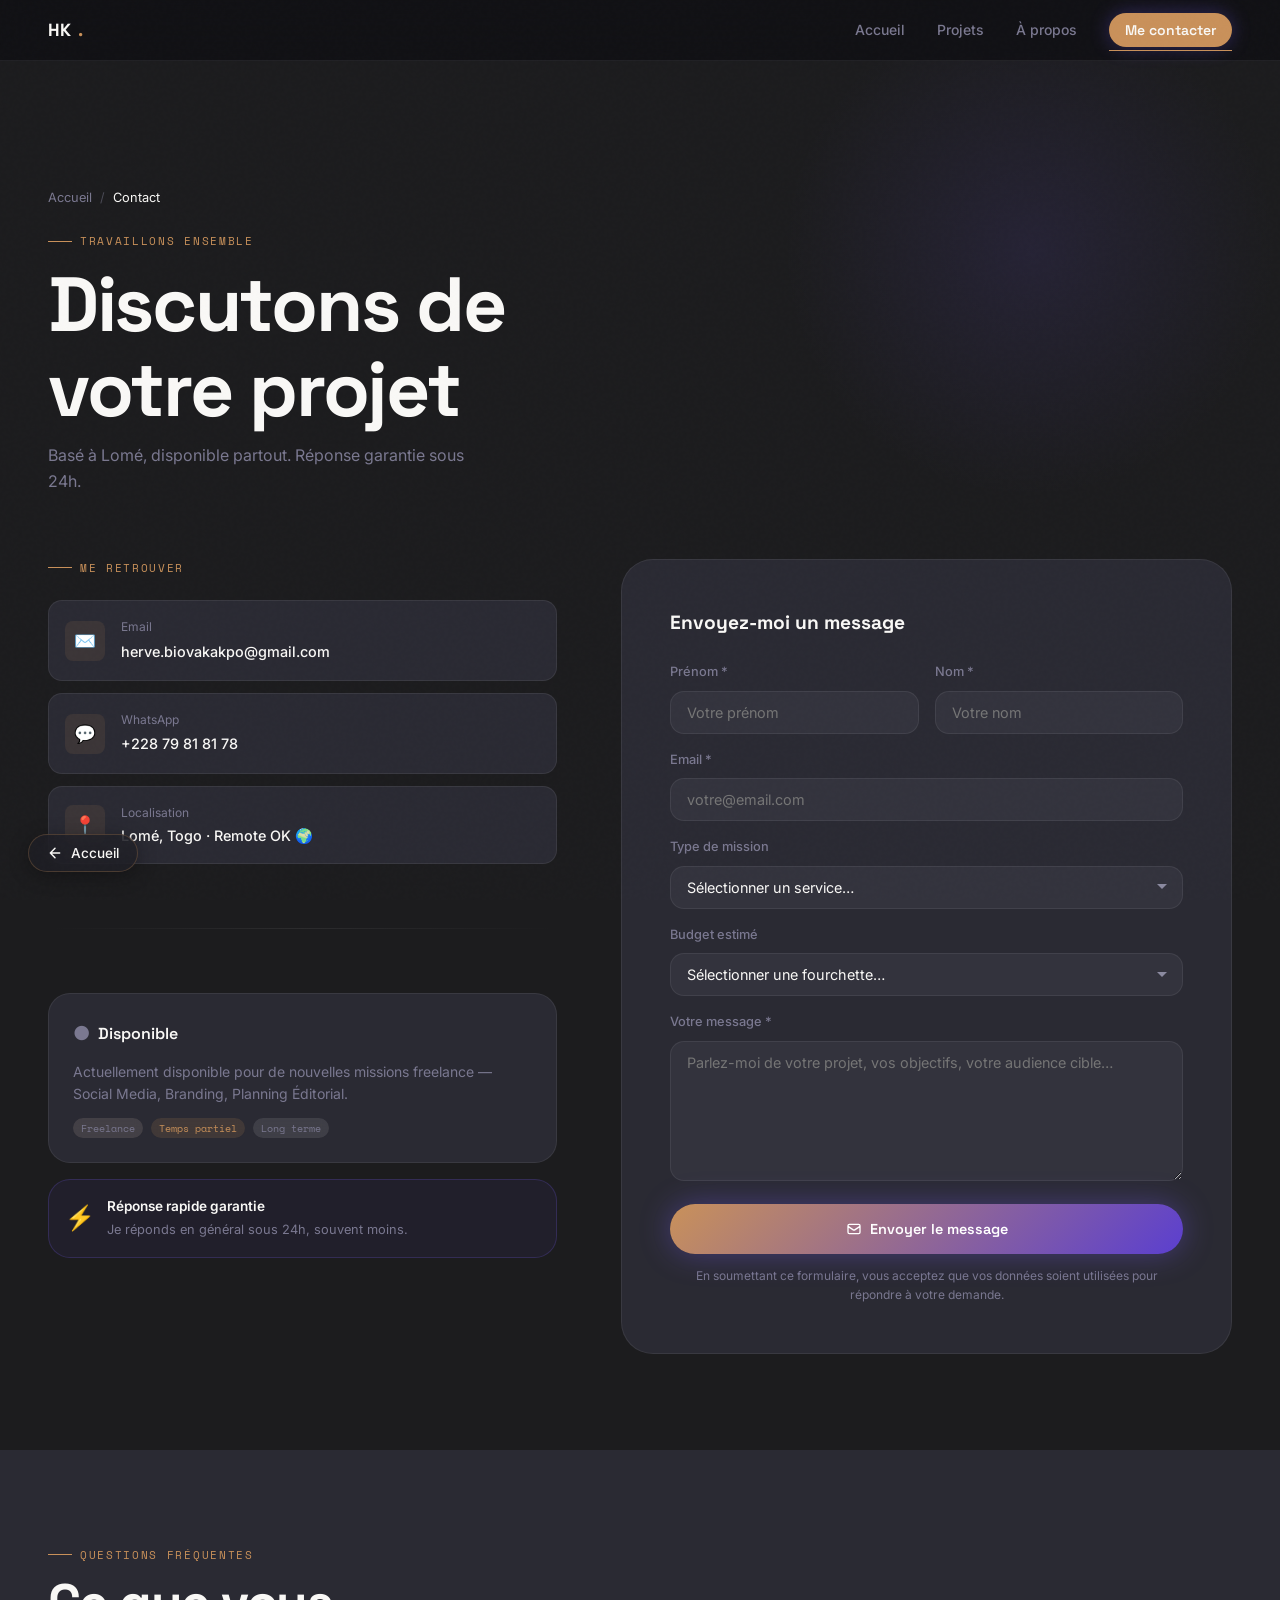
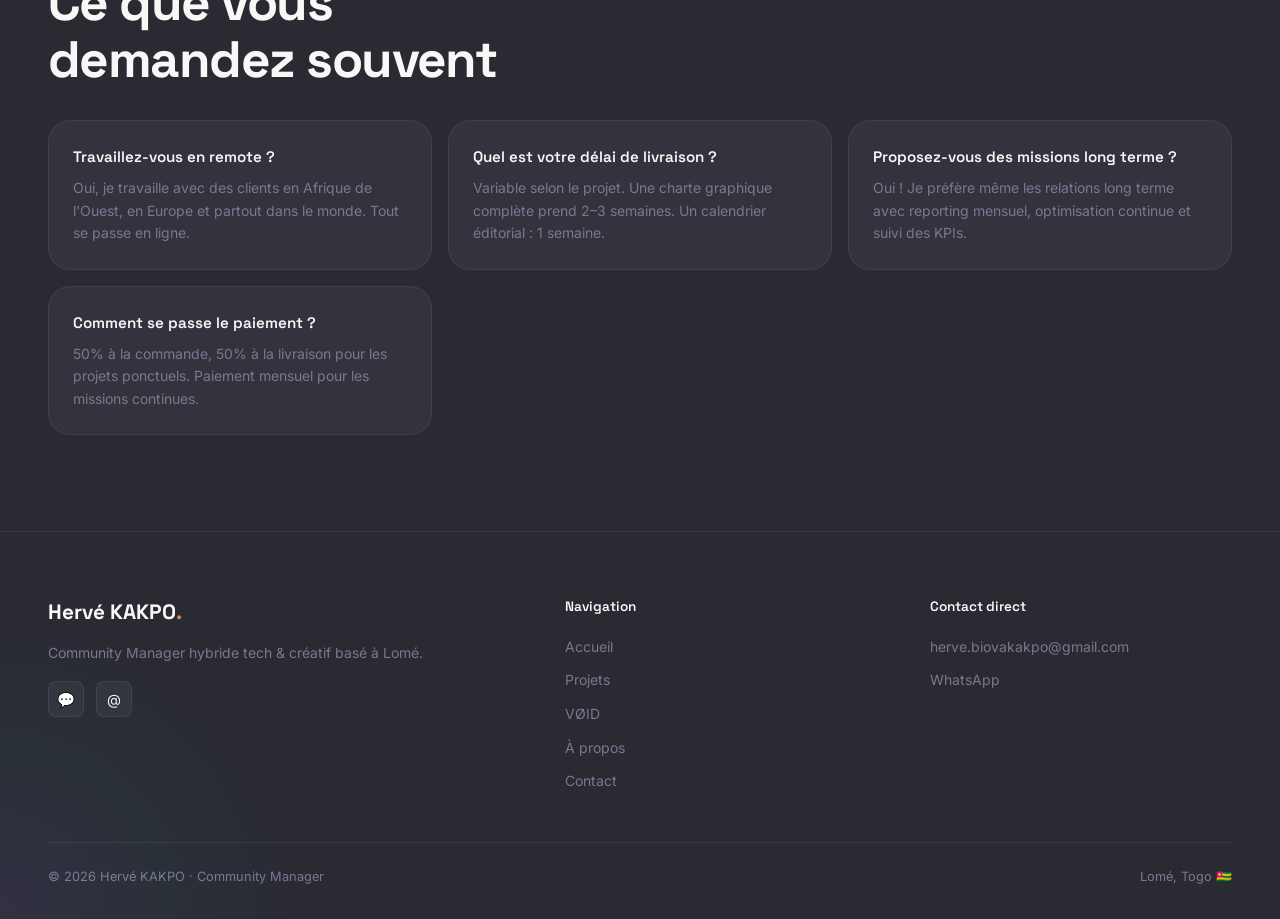
<file: contact.html>
﻿<!DOCTYPE html>
<html lang="fr">

<head>
  <meta charset="UTF-8" />
  <meta name="viewport" content="width=device-width, initial-scale=1.0" />
  <title>Contact — Hervé KAKPO · Community Manager Lomé</title>
  <meta name="description"
    content="Contactez Hervé KAKPO pour vos projets de Community Management, Branding et Stratégie Digitale. Basé à Lomé, disponible partout." />
  <link rel="icon"
    href="data:image/svg+xml,<svg xmlns='http://www.w3.org/2000/svg' viewBox='0 0 100 100'><text y='.9em' font-size='90'>⚡</text></svg>" />
  <link rel="stylesheet" href="style.css" />
</head>

<body>

  <!-- ========== NAVIGATION ========== -->
  <nav class="nav" id="navbar">
    <a href="index.html" class="nav__logo">HK<span>.</span></a>
    <ul class="nav__links">
      <li><a href="index.html" class="nav__link">Accueil</a></li>
      <li><a href="projets.html" class="nav__link">Projets</a></li>
      <li><a href="a-propos.html" class="nav__link">À propos</a></li>
      <li><a href="contact.html" class="nav__link active nav__cta">Me contacter</a></li>
    </ul>
    <button class="nav__burger" aria-label="Menu">
      <span></span><span></span><span></span>
    </button>
  </nav>

  <!-- ========== PAGE HERO ========== -->
  <div class="page-hero">
    <div class="page-hero__inner">
      <div class="breadcrumb">
        <a href="index.html">Accueil</a>
        <span>/</span>
        <span style="color:var(--clr-text);">Contact</span>
      </div>
      <div class="section__label">Travaillons ensemble</div>
      <h1 class="section__title" style="font-size:clamp(2.5rem,6vw,5rem);">
        Discutons de<br>votre projet
      </h1>
      <p style="font-size:1rem;color:var(--clr-muted);max-width:450px;margin-top:var(--sp-3);">
        Basé à Lomé, disponible partout. Réponse garantie sous 24h.
      </p>
    </div>
  </div>

  <!-- ========== CONTACT SECTION ========== -->
  <section class="section" style="padding-top:0;">
    <div class="section__inner">
      <div class="contact-grid">

        <!-- LEFT — INFOS -->
        <div>
          <div class="section__label" style="margin-bottom:var(--sp-5);">Me retrouver</div>

          <div class="contact-info__item reveal" data-delay="0">
            <div class="contact-info__icon">✉️</div>
            <div>
              <div class="contact-info__label">Email</div>
              <a href="mailto:herve.biovakakpo@gmail.com" class="contact-info__value"
                style="transition:color var(--t-fast);" onmouseover="this.style.color='var(--clr-accent)'"
                onmouseout="this.style.color=''">herve.biovakakpo@gmail.com</a>
            </div>
          </div>

          <div class="contact-info__item reveal" data-delay="80">
            <div class="contact-info__icon">💬</div>
            <div>
              <div class="contact-info__label">WhatsApp</div>
              <a href="https://wa.me/22879818178" class="contact-info__value" style="transition:color var(--t-fast);"
                onmouseover="this.style.color='var(--clr-accent)'" onmouseout="this.style.color=''">+228 79 81 81 78</a>
            </div>
          </div>

          <div class="contact-info__item reveal" data-delay="240">
            <div class="contact-info__icon">📍</div>
            <div>
              <div class="contact-info__label">Localisation</div>
              <div class="contact-info__value">Lomé, Togo · Remote OK 🌍</div>
            </div>
          </div>

          <div class="divider"></div>

          <!-- DISPONIBILITÉ -->
          <div class="reveal" data-delay="300"
            style="background:var(--clr-surface);border:1px solid var(--clr-border);border-radius:var(--r-lg);padding:var(--sp-5);">
            <div style="display:flex;align-items:center;gap:var(--sp-2);margin-bottom:var(--sp-3);">
              <span style="color:var(--clr-accent-2);font-size:1.2rem;">●</span>
              <span style="font-family:var(--font-display);font-weight:600;">Disponible</span>
            </div>
            <p style="font-size:0.875rem;color:var(--clr-muted);line-height:1.6;">Actuellement disponible pour de
              nouvelles missions freelance — Social Media, Branding, Planning Éditorial.</p>
            <div style="margin-top:var(--sp-3);display:flex;flex-wrap:wrap;gap:var(--sp-2);">
              <span class="tag tag--teal">Freelance</span>
              <span class="tag tag--accent">Temps partiel</span>
              <span class="tag">Long terme</span>
            </div>
          </div>

          <!-- RÉPONSE RAPIDE -->
          <div class="reveal" data-delay="360"
            style="margin-top:var(--sp-4);background:rgba(123,95,255,0.06);border:1px solid rgba(123,95,255,0.2);border-radius:var(--r-lg);padding:var(--sp-4);display:flex;align-items:center;gap:var(--sp-3);">
            <span style="font-size:1.5rem;">⚡</span>
            <div>
              <div style="font-size:0.85rem;font-weight:600;margin-bottom:2px;">Réponse rapide garantie</div>
              <div style="font-size:0.8rem;color:var(--clr-muted);">Je réponds en général sous 24h, souvent moins.</div>
            </div>
          </div>
        </div>

        <!-- RIGHT — FORM -->
        <div class="form reveal" data-delay="100">
          <div style="font-family:var(--font-display);font-size:1.2rem;font-weight:700;margin-bottom:var(--sp-5);">
            Envoyez-moi un message</div>

          <form id="contact-form" novalidate>
            <div class="form__row">
              <div class="form__group">
                <label class="form__label" for="prenom">Prénom *</label>
                <input class="form__input" type="text" id="prenom" name="prenom" placeholder="Votre prénom" required />
              </div>
              <div class="form__group">
                <label class="form__label" for="nom">Nom *</label>
                <input class="form__input" type="text" id="nom" name="nom" placeholder="Votre nom" required />
              </div>
            </div>

            <div class="form__group">
              <label class="form__label" for="email">Email *</label>
              <input class="form__input" type="email" id="email" name="email" placeholder="votre@email.com" required />
            </div>

            <div class="form__group">
              <label class="form__label" for="service">Type de mission</label>
              <select class="form__select" id="service" name="service">
                <option value="">Sélectionner un service…</option>
                <option value="social-media">Social Media Management</option>
                <option value="branding">Branding & Identité visuelle</option>
                <option value="editorial">Stratégie Éditoriale</option>
                <option value="community">Community Management</option>
                <option value="email">Email Marketing</option>
                <option value="autre">Autre / Combiné</option>
              </select>
            </div>

            <div class="form__group">
              <label class="form__label" for="budget">Budget estimé</label>
              <select class="form__select" id="budget" name="budget">
                <option value="">Sélectionner une fourchette…</option>
                <option value="<500">Moins de 500€</option>
                <option value="500-1500">500€ — 1 500€</option>
                <option value="1500-5000">1 500€ — 5 000€</option>
                <option value=">5000">Plus de 5 000€</option>
                <option value="nsp">Pas encore défini</option>
              </select>
            </div>

            <div class="form__group">
              <label class="form__label" for="message">Votre message *</label>
              <textarea class="form__textarea" id="message" name="message"
                placeholder="Parlez-moi de votre projet, vos objectifs, votre audience cible…" required></textarea>
            </div>

            <button type="submit" class="btn btn-primary w-full" style="justify-content:center;padding:var(--sp-4);">
              <svg viewBox="0 0 24 24" fill="none" stroke="currentColor" stroke-width="2">
                <path
                  d="M3 8l7.89 5.26a2 2 0 002.22 0L21 8M5 19h14a2 2 0 002-2V7a2 2 0 00-2-2H5a2 2 0 00-2 2v10a2 2 0 002 2z" />
              </svg>
              Envoyer le message
            </button>

            <p style="text-align:center;font-size:0.75rem;color:var(--clr-muted);margin-top:var(--sp-3);">
              En soumettant ce formulaire, vous acceptez que vos données soient utilisées pour répondre à votre demande.
            </p>
          </form>
        </div>
      </div>
    </div>
  </section>

  <!-- ========== FAQ RAPIDE ========== -->
  <section class="section" style="background:var(--clr-surface);">
    <div class="section__inner">
      <div class="section__label">Questions fréquentes</div>
      <h2 class="section__title reveal">Ce que vous<br>demandez souvent</h2>

      <div
        style="display:grid;grid-template-columns:repeat(auto-fit,minmax(300px,1fr));gap:var(--sp-4);margin-top:var(--sp-6);">
        <div
          style="background:var(--clr-surface-2);border:1px solid var(--clr-border);border-radius:var(--r-lg);padding:var(--sp-5);"
          class="reveal" data-delay="0">
          <h3 style="font-family:var(--font-display);font-size:0.95rem;font-weight:600;margin-bottom:var(--sp-2);">
            Travaillez-vous en remote ?</h3>
          <p style="font-size:0.875rem;color:var(--clr-muted);line-height:1.6;">Oui, je travaille avec des clients en
            Afrique de l'Ouest, en Europe et partout dans le monde. Tout se passe en ligne.</p>
        </div>
        <div
          style="background:var(--clr-surface-2);border:1px solid var(--clr-border);border-radius:var(--r-lg);padding:var(--sp-5);"
          class="reveal" data-delay="80">
          <h3 style="font-family:var(--font-display);font-size:0.95rem;font-weight:600;margin-bottom:var(--sp-2);">Quel
            est votre délai de livraison ?</h3>
          <p style="font-size:0.875rem;color:var(--clr-muted);line-height:1.6;">Variable selon le projet. Une charte
            graphique complète prend 2–3 semaines. Un calendrier éditorial : 1 semaine.</p>
        </div>
        <div
          style="background:var(--clr-surface-2);border:1px solid var(--clr-border);border-radius:var(--r-lg);padding:var(--sp-5);"
          class="reveal" data-delay="160">
          <h3 style="font-family:var(--font-display);font-size:0.95rem;font-weight:600;margin-bottom:var(--sp-2);">
            Proposez-vous des missions long terme ?</h3>
          <p style="font-size:0.875rem;color:var(--clr-muted);line-height:1.6;">Oui ! Je préfère même les relations long
            terme avec reporting mensuel, optimisation continue et suivi des KPIs.</p>
        </div>
        <div
          style="background:var(--clr-surface-2);border:1px solid var(--clr-border);border-radius:var(--r-lg);padding:var(--sp-5);"
          class="reveal" data-delay="240">
          <h3 style="font-family:var(--font-display);font-size:0.95rem;font-weight:600;margin-bottom:var(--sp-2);">
            Comment se passe le paiement ?</h3>
          <p style="font-size:0.875rem;color:var(--clr-muted);line-height:1.6;">50% à la commande, 50% à la livraison
            pour les projets ponctuels. Paiement mensuel pour les missions continues.</p>
        </div>
      </div>
    </div>
  </section>

  <!-- ========== FOOTER ========== -->
  <footer>
    <div class="footer__inner">
      <div>
        <div class="footer__brand-name">Hervé KAKPO<span style="color:var(--clr-accent)">.</span></div>
        <p class="footer__brand-desc">Community Manager hybride tech &amp; créatif basé à Lomé.</p>
        <div class="footer__socials">

          <a href="#" class="social-link" aria-label="WhatsApp">💬</a>
          <a href="mailto:herve.biovakakpo@gmail.com" class="social-link" aria-label="Email">@</a>
        </div>
      </div>
      <div>
        <div class="footer__heading">Navigation</div>
        <ul class="footer__links">
          <li><a href="index.html">Accueil</a></li>
          <li><a href="projets.html">Projets</a></li>
          <li><a href="void.html">VØID</a></li>
          <li><a href="a-propos.html">À propos</a></li>
          <li><a href="contact.html">Contact</a></li>
        </ul>
      </div>
      <div>
        <div class="footer__heading">Contact direct</div>
        <ul class="footer__links">
          <li><a href="mailto:herve.biovakakpo@gmail.com">herve.biovakakpo@gmail.com</a></li>
          <li><a href="https://wa.me/22879818178">WhatsApp</a></li>

        </ul>
      </div>
    </div>
    <div class="footer__bottom" style="max-width:1200px;margin:0 auto;">
      <span>© 2026 Hervé KAKPO · Community Manager</span>
      <span>Lomé, Togo 🇹🇬</span>
    </div>
  </footer>

  <script src="main.js"></script>
</body>

</html>
</file>
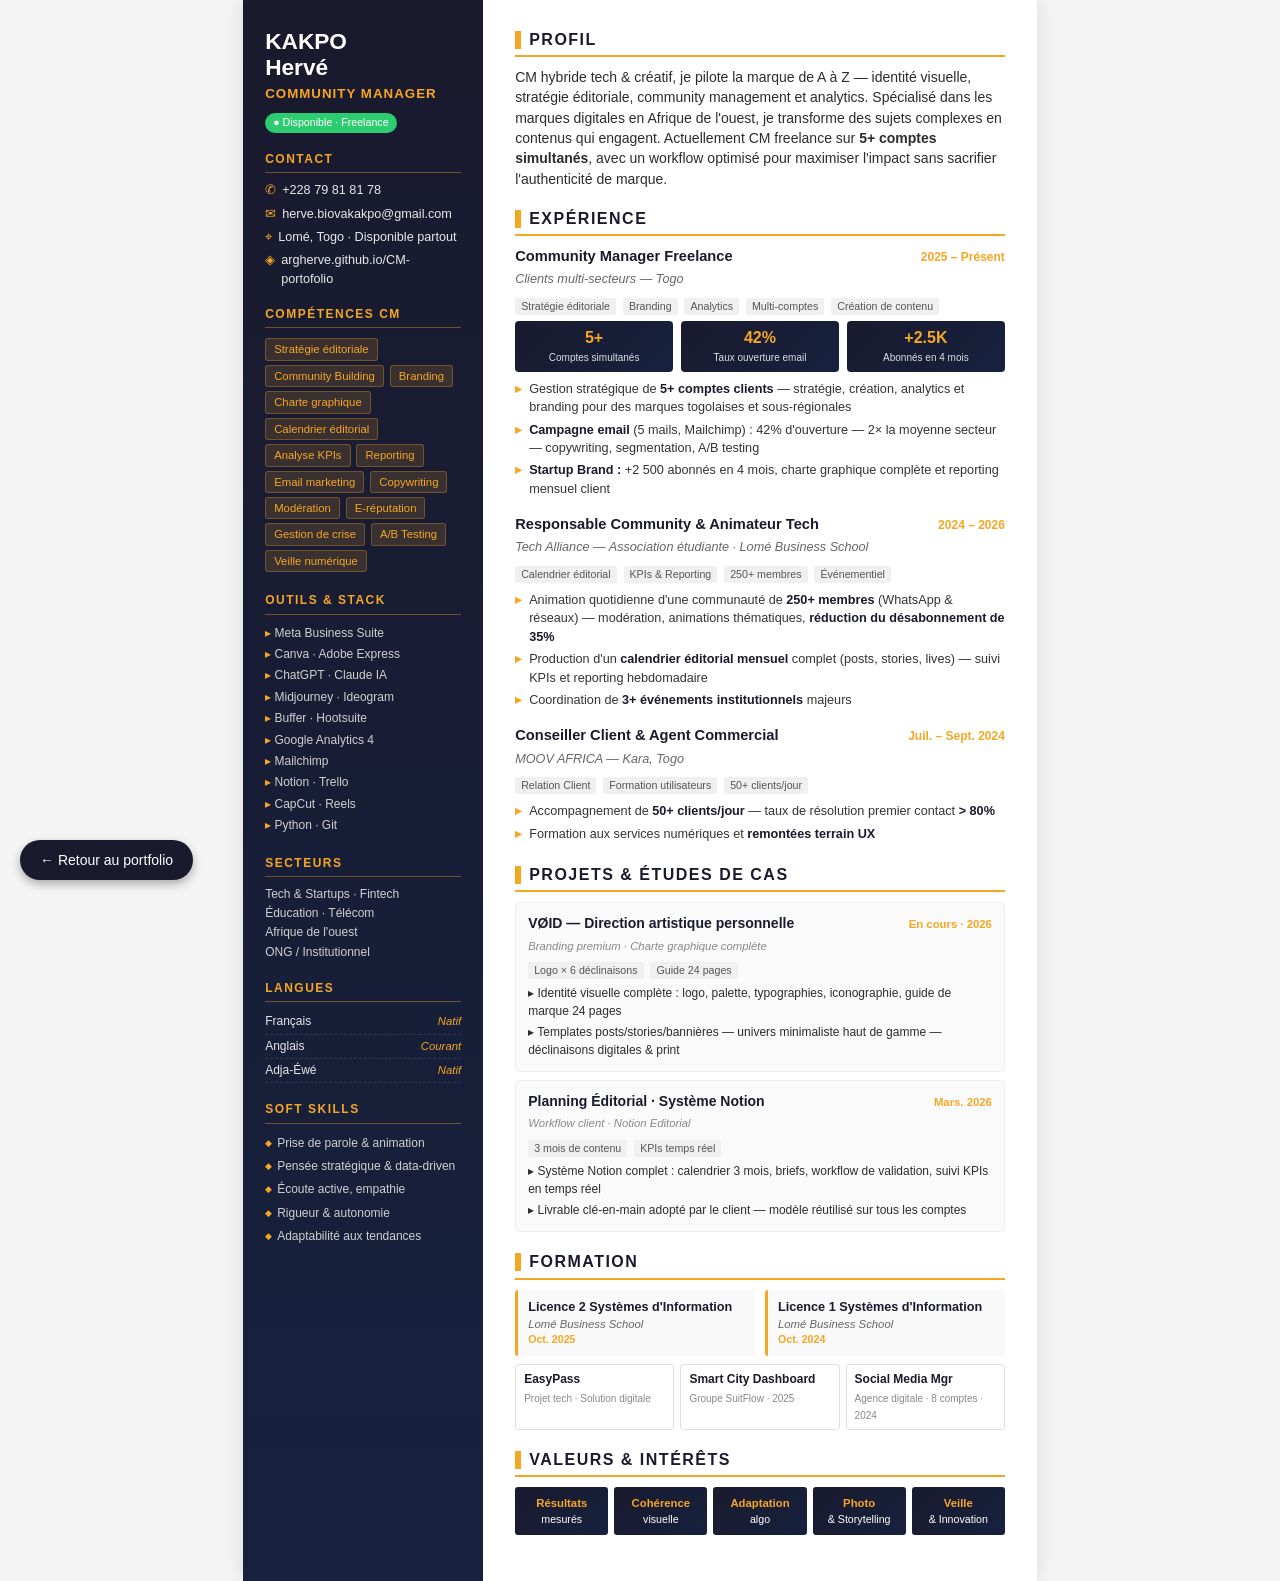
<file: cv.html>
﻿<!DOCTYPE html>
<html lang="fr">

<head>
  <meta charset="UTF-8">
  <title>CV — KAKPO Hervé</title>
  <style>
    @page {
      size: A4;
      margin: 0;
    }

    * {
      margin: 0;
      padding: 0;
      box-sizing: border-box;
      font-family: 'Segoe UI', 'Helvetica Neue', Arial, sans-serif;
    }

    body {
      background: #f4f4f4;
      color: #2c2c2c;
      font-size: 10.5pt;
      line-height: 1.45;
    }

    .page {
      width: 210mm;
      min-height: 297mm;
      margin: 0 auto;
      background: #fff;
      display: grid;
      grid-template-columns: 240px 1fr;
      box-shadow: 0 0 20px rgba(0, 0, 0, .1);
    }

    /* ===== SIDEBAR ===== */
    .sidebar {
      background: linear-gradient(180deg, #1a1a2e 0%, #16213e 100%);
      color: #e8e8e8;
      padding: 28px 22px;
    }

    .sidebar h1 {
      color: #fff;
      font-size: 17pt;
      line-height: 1.15;
      margin-bottom: 4px;
      font-weight: 700;
    }

    .sidebar .title {
      color: #f5a623;
      font-size: 10pt;
      font-weight: 600;
      letter-spacing: 1px;
      text-transform: uppercase;
      margin-bottom: 4px;
    }

    .sidebar .status {
      display: inline-block;
      background: #2ecc71;
      color: #fff;
      font-size: 8pt;
      padding: 2px 8px;
      border-radius: 10px;
      margin-top: 6px;
      margin-bottom: 18px;
    }

    .sidebar .section {
      margin-bottom: 18px;
    }

    .sidebar .section-title {
      color: #f5a623;
      font-size: 9pt;
      font-weight: 700;
      letter-spacing: 1.5px;
      text-transform: uppercase;
      border-bottom: 1px solid rgba(245, 166, 35, .4);
      padding-bottom: 4px;
      margin-bottom: 8px;
    }

    .sidebar .contact-item {
      font-size: 9.5pt;
      margin-bottom: 5px;
      display: flex;
      align-items: flex-start;
      gap: 6px;
      word-break: break-word;
    }

    .sidebar .contact-item .ico {
      color: #f5a623;
      flex-shrink: 0;
    }

    .sidebar .contact-item a {
      color: #e8e8e8;
      text-decoration: none;
    }

    .skill-tag {
      display: inline-block;
      background: rgba(245, 166, 35, .15);
      color: #f5a623;
      border: 1px solid rgba(245, 166, 35, .3);
      padding: 2px 8px;
      border-radius: 3px;
      font-size: 8.5pt;
      margin: 2px 2px 2px 0;
    }

    .tool-list {
      list-style: none;
      font-size: 9pt;
    }

    .tool-list li {
      padding: 2px 0;
      color: #d0d0d0;
    }

    .tool-list li::before {
      content: "▸ ";
      color: #f5a623;
    }

    .sector-list {
      font-size: 9pt;
      color: #d0d0d0;
      line-height: 1.6;
    }

    .lang-row {
      display: flex;
      justify-content: space-between;
      font-size: 9pt;
      padding: 3px 0;
      border-bottom: 1px dashed rgba(255, 255, 255, .1);
    }

    .lang-row span:last-child {
      color: #f5a623;
      font-style: italic;
      font-size: 8.5pt;
    }

    .soft-list {
      list-style: none;
      font-size: 9pt;
    }

    .soft-list li {
      padding: 3px 0;
      color: #d0d0d0;
      padding-left: 12px;
      position: relative;
    }

    .soft-list li::before {
      content: "◆";
      position: absolute;
      left: 0;
      color: #f5a623;
      font-size: 7pt;
      top: 5px;
    }

    /* ===== MAIN ===== */
    .main {
      padding: 28px 32px;
    }

    .main .section {
      margin-bottom: 18px;
    }

    .main .section-title {
      color: #1a1a2e;
      font-size: 12pt;
      font-weight: 700;
      letter-spacing: 1.5px;
      text-transform: uppercase;
      border-bottom: 2px solid #f5a623;
      padding-bottom: 4px;
      margin-bottom: 10px;
      display: flex;
      align-items: center;
      gap: 8px;
    }

    .main .section-title::before {
      content: "";
      width: 6px;
      height: 18px;
      background: #f5a623;
      display: inline-block;
    }

    .profile-text {
      font-size: 10pt;
      line-height: 1.55;
      color: #333;
      text-align: justify;
    }

    .exp {
      margin-bottom: 14px;
      page-break-inside: avoid;
    }

    .exp-header {
      display: flex;
      justify-content: space-between;
      align-items: baseline;
      margin-bottom: 3px;
    }

    .exp-title {
      font-size: 11pt;
      font-weight: 700;
      color: #1a1a2e;
    }

    .exp-date {
      font-size: 9pt;
      color: #f5a623;
      font-weight: 600;
      white-space: nowrap;
    }

    .exp-company {
      font-size: 9.5pt;
      color: #666;
      font-style: italic;
      margin-bottom: 6px;
    }

    .exp-tags {
      margin-bottom: 6px;
    }

    .exp-tag {
      display: inline-block;
      background: #f0f0f0;
      color: #555;
      font-size: 8pt;
      padding: 1px 6px;
      border-radius: 2px;
      margin-right: 3px;
    }

    .exp-kpis {
      display: flex;
      gap: 8px;
      margin-bottom: 6px;
      flex-wrap: wrap;
    }

    .kpi {
      background: linear-gradient(135deg, #1a1a2e, #16213e);
      color: #fff;
      padding: 5px 10px;
      border-radius: 4px;
      font-size: 9pt;
      text-align: center;
      flex: 1;
      min-width: 90px;
    }

    .kpi .num {
      display: block;
      color: #f5a623;
      font-size: 12pt;
      font-weight: 700;
    }

    .kpi .lbl {
      font-size: 7.5pt;
      opacity: .85;
    }

    .exp ul {
      list-style: none;
      padding-left: 0;
    }

    .exp ul li {
      font-size: 9.5pt;
      padding: 2px 0 2px 14px;
      position: relative;
      color: #333;
    }

    .exp ul li::before {
      content: "▸";
      position: absolute;
      left: 0;
      color: #f5a623;
      font-weight: 700;
    }

    .exp ul li strong {
      color: #1a1a2e;
    }

    .workflow-grid {
      display: grid;
      grid-template-columns: 1fr 1fr;
      gap: 6px;
      margin-top: 6px;
    }

    .wf-item {
      background: #f9f9f9;
      border-left: 3px solid #f5a623;
      padding: 6px 10px;
      font-size: 9pt;
    }

    .wf-item strong {
      color: #1a1a2e;
    }

    .wf-ratio {
      grid-column: span 2;
      background: #1a1a2e;
      color: #fff;
      text-align: center;
      padding: 6px;
      border-radius: 3px;
      font-size: 9pt;
    }

    .wf-ratio strong {
      color: #f5a623;
    }

    .project {
      background: #fafafa;
      border: 1px solid #eee;
      border-radius: 4px;
      padding: 10px 12px;
      margin-bottom: 8px;
      page-break-inside: avoid;
    }

    .proj-header {
      display: flex;
      justify-content: space-between;
      align-items: baseline;
      margin-bottom: 4px;
    }

    .proj-title {
      font-size: 10.5pt;
      font-weight: 700;
      color: #1a1a2e;
    }

    .proj-date {
      font-size: 8.5pt;
      color: #f5a623;
      font-weight: 600;
    }

    .proj-sub {
      font-size: 8.5pt;
      color: #888;
      font-style: italic;
      margin-bottom: 5px;
    }

    .proj-tags {
      margin-bottom: 4px;
    }

    .formation-grid {
      display: grid;
      grid-template-columns: 1fr 1fr;
      gap: 10px;
      margin-bottom: 8px;
    }

    .form-item {
      background: #f9f9f9;
      padding: 8px 10px;
      border-radius: 3px;
      border-left: 3px solid #f5a623;
    }

    .form-item .degree {
      font-size: 9.5pt;
      font-weight: 700;
      color: #1a1a2e;
    }

    .form-item .school {
      font-size: 8.5pt;
      color: #666;
      font-style: italic;
    }

    .form-item .date {
      font-size: 8pt;
      color: #f5a623;
      font-weight: 600;
    }

    .proj-acad {
      display: grid;
      grid-template-columns: repeat(3, 1fr);
      gap: 6px;
    }

    .proj-acad-item {
      background: #fff;
      border: 1px solid #e0e0e0;
      padding: 6px 8px;
      border-radius: 3px;
      font-size: 8.5pt;
    }

    .proj-acad-item strong {
      display: block;
      color: #1a1a2e;
      font-size: 9pt;
      margin-bottom: 2px;
    }

    .proj-acad-item span {
      color: #888;
      font-size: 7.5pt;
    }

    .values-grid {
      display: grid;
      grid-template-columns: repeat(5, 1fr);
      gap: 6px;
    }

    .value-item {
      background: linear-gradient(135deg, #1a1a2e, #16213e);
      color: #fff;
      padding: 8px 6px;
      border-radius: 3px;
      text-align: center;
      font-size: 8pt;
    }

    .value-item .emoji {
      display: block;
      font-size: 14pt;
      margin-bottom: 2px;
    }

    .value-item strong {
      color: #f5a623;
      display: block;
      font-size: 8.5pt;
    }

    /* Bouton retour (ajout spécifique web) */
    @media screen {
      .back-btn-cv {
        position: fixed;
        bottom: 20px;
        left: 20px;
        padding: 10px 20px;
        background: #1a1a2e;
        color: #fff;
        text-decoration: none;
        border-radius: 30px;
        font-size: 14px;
        box-shadow: 0 4px 10px rgba(0, 0, 0, 0.3);
        transition: background 0.3s;
        z-index: 1000;
      }

      .back-btn-cv:hover {
        background: #f5a623;
      }
    }

    @media print {
      .back-btn-cv {
        display: none;
      }

      body {
        background: #fff;
      }

      .page {
        box-shadow: none;
        margin: 0;
      }
    }
  </style>
</head>

<body>
  <a href="javascript:history.length > 1 ? history.back() : location.href='index.html#projets'" class="back-btn-cv">← Retour au portfolio</a>
  <div class="page">

    <!-- ============ SIDEBAR ============ -->
    <aside class="sidebar">
      <h1>KAKPO<br>Hervé</h1>
      <div class="title">Community Manager</div>
      <span class="status">● Disponible · Freelance</span>

      <div class="section">
        <div class="section-title">Contact</div>
        <div class="contact-item"><span class="ico">✆</span> +228 79 81 81 78</div>
        <div class="contact-item"><span class="ico">✉</span> herve.biovakakpo@gmail.com</div>
        <div class="contact-item"><span class="ico">⌖</span> Lomé, Togo · Disponible partout</div>
        <div class="contact-item"><span class="ico">◈</span> <a
            href="https://argherve.github.io/CM-portofolio">argherve.github.io/CM-portofolio</a></div>
      </div>

      <div class="section">
        <div class="section-title">Compétences CM</div>
        <div style="margin-bottom: 4px;">
          <span class="skill-tag">Stratégie éditoriale</span>
          <span class="skill-tag">Community Building</span>
          <span class="skill-tag">Branding</span>
          <span class="skill-tag">Charte graphique</span>
          <span class="skill-tag">Calendrier éditorial</span>
          <span class="skill-tag">Analyse KPIs</span>
          <span class="skill-tag">Reporting</span>
          <span class="skill-tag">Email marketing</span>
          <span class="skill-tag">Copywriting</span>
          <span class="skill-tag">Modération</span>
          <span class="skill-tag">E-réputation</span>
          <span class="skill-tag">Gestion de crise</span>
          <span class="skill-tag">A/B Testing</span>
          <span class="skill-tag">Veille numérique</span>
        </div>
      </div>

      <div class="section">
        <div class="section-title">Outils & Stack</div>
        <ul class="tool-list">
          <li>Meta Business Suite</li>
          <li>Canva · Adobe Express</li>
          <li>ChatGPT · Claude IA</li>
          <li>Midjourney · Ideogram</li>
          <li>Buffer · Hootsuite</li>
          <li>Google Analytics 4</li>
          <li>Mailchimp</li>
          <li>Notion · Trello</li>
          <li>CapCut · Reels</li>
          <li>Python · Git</li>
        </ul>
      </div>

      <div class="section">
        <div class="section-title">Secteurs</div>
        <div class="sector-list">
          Tech & Startups · Fintech<br>
          Éducation · Télécom<br>
          Afrique de l'ouest<br>
          ONG / Institutionnel
        </div>
      </div>

      <div class="section">
        <div class="section-title">Langues</div>
        <div class="lang-row"><span>Français</span><span>Natif</span></div>
        <div class="lang-row"><span>Anglais</span><span>Courant </span></div>
        <div class="lang-row"><span>Adja-Éwé</span><span>Natif</span></div>
      </div>

      <div class="section">
        <div class="section-title">Soft Skills</div>
        <ul class="soft-list">
          <li>Prise de parole & animation</li>
          <li>Pensée stratégique & data-driven</li>
          <li>Écoute active, empathie</li>
          <li>Rigueur & autonomie</li>
          <li>Adaptabilité aux tendances</li>
        </ul>
      </div>
    </aside>

    <!-- ============ MAIN ============ -->
    <main class="main">

      <!-- PROFIL -->
      <div class="section">
        <div class="section-title">Profil</div>
        CM hybride tech & créatif, je pilote la marque de A à Z — identité visuelle, stratégie éditoriale, community
        management et analytics. Spécialisé dans les marques digitales en Afrique de l'ouest, je transforme des sujets
        complexes en contenus qui engagent. Actuellement CM freelance sur <strong>5+ comptes simultanés</strong>, avec
        un workflow optimisé pour maximiser l'impact sans sacrifier l'authenticité de marque.
        </p>
      </div>



      <!-- EXPÉRIENCES -->
      <div class="section">
        <div class="section-title">Expérience</div>

        <div class="exp">
          <div class="exp-header">
            <div class="exp-title">Community Manager Freelance</div>
            <div class="exp-date">2025 – Présent</div>
          </div>
          <div class="exp-company">Clients multi-secteurs — Togo</div>
          <div class="exp-tags">
            <span class="exp-tag">Stratégie éditoriale</span>
            <span class="exp-tag">Branding</span>
            <span class="exp-tag">Analytics</span>
            <span class="exp-tag">Multi-comptes</span>
            <span class="exp-tag">Création de contenu</span>
          </div>
          <div class="exp-kpis">
            <div class="kpi"><span class="num">5+</span><span class="lbl">Comptes simultanés</span></div>

            <div class="kpi"><span class="num">42%</span><span class="lbl">Taux ouverture email</span></div>
            <div class="kpi"><span class="num">+2.5K</span><span class="lbl">Abonnés en 4 mois</span></div>
          </div>
          <ul>
            <li>Gestion stratégique de <strong>5+ comptes clients</strong> — stratégie, création, analytics et branding
              pour des marques togolaises et sous-régionales</li>

            <li><strong>Campagne email</strong> (5 mails, Mailchimp) : 42% d'ouverture — 2× la moyenne secteur —
              copywriting, segmentation, A/B testing</li>
            <li><strong>Startup Brand :</strong> +2 500 abonnés en 4 mois, charte graphique complète et reporting
              mensuel client</li>
          </ul>
        </div>

        <div class="exp">
          <div class="exp-header">
            <div class="exp-title">Responsable Community & Animateur Tech</div>
            <div class="exp-date">2024 – 2026</div>
          </div>
          <div class="exp-company">Tech Alliance — Association étudiante · Lomé Business School</div>
          <div class="exp-tags">
            <span class="exp-tag">Calendrier éditorial</span>
            <span class="exp-tag">KPIs & Reporting</span>
            <span class="exp-tag">250+ membres</span>
            <span class="exp-tag">Événementiel</span>
          </div>
          <ul>
            <li>Animation quotidienne d'une communauté de <strong>250+ membres</strong> (WhatsApp & réseaux) —
              modération, animations thématiques, <strong>réduction du désabonnement de 35%</strong></li>
            <li>Production d'un <strong>calendrier éditorial mensuel</strong> complet (posts, stories, lives) — suivi
              KPIs et reporting hebdomadaire</li>
            <li>Coordination de <strong>3+ événements institutionnels</strong> majeurs</li>
          </ul>
        </div>

        <div class="exp">
          <div class="exp-header">
            <div class="exp-title">Conseiller Client & Agent Commercial</div>
            <div class="exp-date">Juil. – Sept. 2024</div>
          </div>
          <div class="exp-company">MOOV AFRICA — Kara, Togo</div>
          <div class="exp-tags">
            <span class="exp-tag">Relation Client</span>
            <span class="exp-tag">Formation utilisateurs</span>
            <span class="exp-tag">50+ clients/jour</span>
          </div>
          <ul>
            <li>Accompagnement de <strong>50+ clients/jour</strong> — taux de résolution premier contact <strong>&gt;
                80%</strong></li>
            <li>Formation aux services numériques et <strong>remontées terrain UX</strong></li>
          </ul>
        </div>
      </div>

      <!-- PROJETS -->
      <div class="section">
        <div class="section-title">Projets & Études de cas</div>

        <div class="project">
          <div class="proj-header">
            <div class="proj-title">VØID — Direction artistique personnelle</div>
            <div class="proj-date">En cours · 2026</div>
          </div>
          <div class="proj-sub">Branding premium · Charte graphique complète</div>
          <div class="proj-tags">
            <span class="exp-tag">Logo × 6 déclinaisons</span>
            <span class="exp-tag">Guide 24 pages</span>
          </div>
          <ul style="list-style:none; padding:0; font-size:9pt;">
            <li style="padding:2px 0;">▸ Identité visuelle complète : logo, palette, typographies, iconographie, guide
              de marque 24 pages</li>
            <li style="padding:2px 0;">▸ Templates posts/stories/bannières — univers minimaliste haut de gamme —
              déclinaisons digitales & print</li>
          </ul>
        </div>

        <div class="project">
          <div class="proj-header">
            <div class="proj-title">Planning Éditorial · Système Notion</div>
            <div class="proj-date">Mars. 2026</div>
          </div>
          <div class="proj-sub">Workflow client · Notion Editorial</div>
          <div class="proj-tags">
            <span class="exp-tag">3 mois de contenu</span>
            <span class="exp-tag">KPIs temps réel</span>
          </div>
          <ul style="list-style:none; padding:0; font-size:9pt;">
            <li style="padding:2px 0;">▸ Système Notion complet : calendrier 3 mois, briefs, workflow de validation,
              suivi KPIs en temps réel</li>
            <li style="padding:2px 0;">▸ Livrable clé-en-main adopté par le client — modèle réutilisé sur tous les
              comptes</li>
          </ul>
        </div>
      </div>

      <!-- FORMATION -->
      <div class="section">
        <div class="section-title">Formation</div>
        <div class="formation-grid">
          <div class="form-item">
            <div class="degree">Licence 2 Systèmes d'Information</div>
            <div class="school">Lomé Business School</div>
            <div class="date">Oct. 2025</div>
          </div>
          <div class="form-item">
            <div class="degree">Licence 1 Systèmes d'Information</div>
            <div class="school">Lomé Business School</div>
            <div class="date">Oct. 2024</div>
          </div>
        </div>
        <div class="proj-acad">
          <div class="proj-acad-item">
            <strong>EasyPass</strong>
            <span>Projet tech · Solution digitale</span>
          </div>
          <div class="proj-acad-item">
            <strong>Smart City Dashboard</strong>
            <span>Groupe SuitFlow · 2025</span>
          </div>
          <div class="proj-acad-item">
            <strong>Social Media Mgr</strong>
            <span>Agence digitale · 8 comptes · 2024</span>
          </div>
        </div>
      </div>

      <!-- VALEURS -->
      <div class="section">
        <div class="section-title">Valeurs & Intérêts</div>
        <div class="values-grid">
          <div class="value-item"><strong>Résultats</strong>mesurés</div>
          <div class="value-item"><strong>Cohérence</strong>visuelle</div>
          <div class="value-item"><strong>Adaptation</strong>algo</div>
          <div class="value-item"><strong>Photo</strong>& Storytelling</div>
          <div class="value-item"><strong>Veille</strong>& Innovation</div>
        </div>
      </div>

    </main>
  </div>
</body>

</html>
</file>
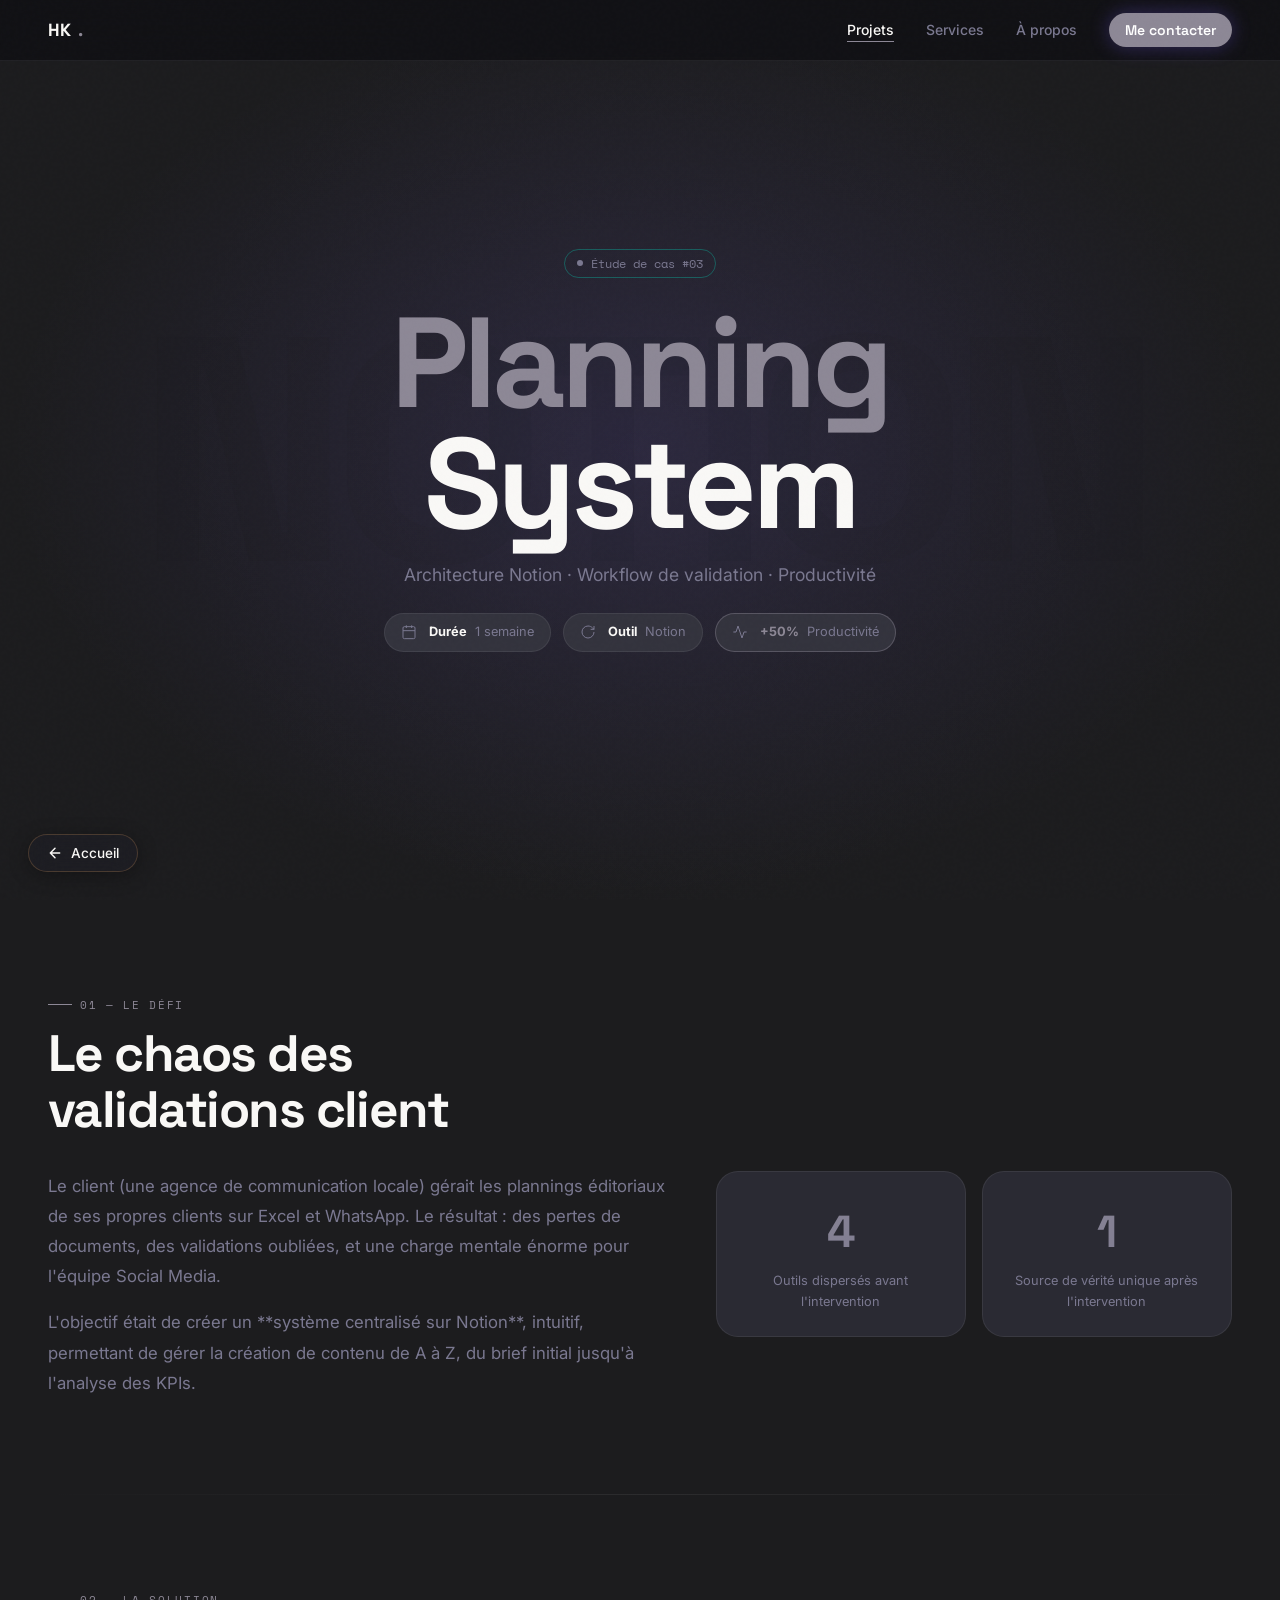
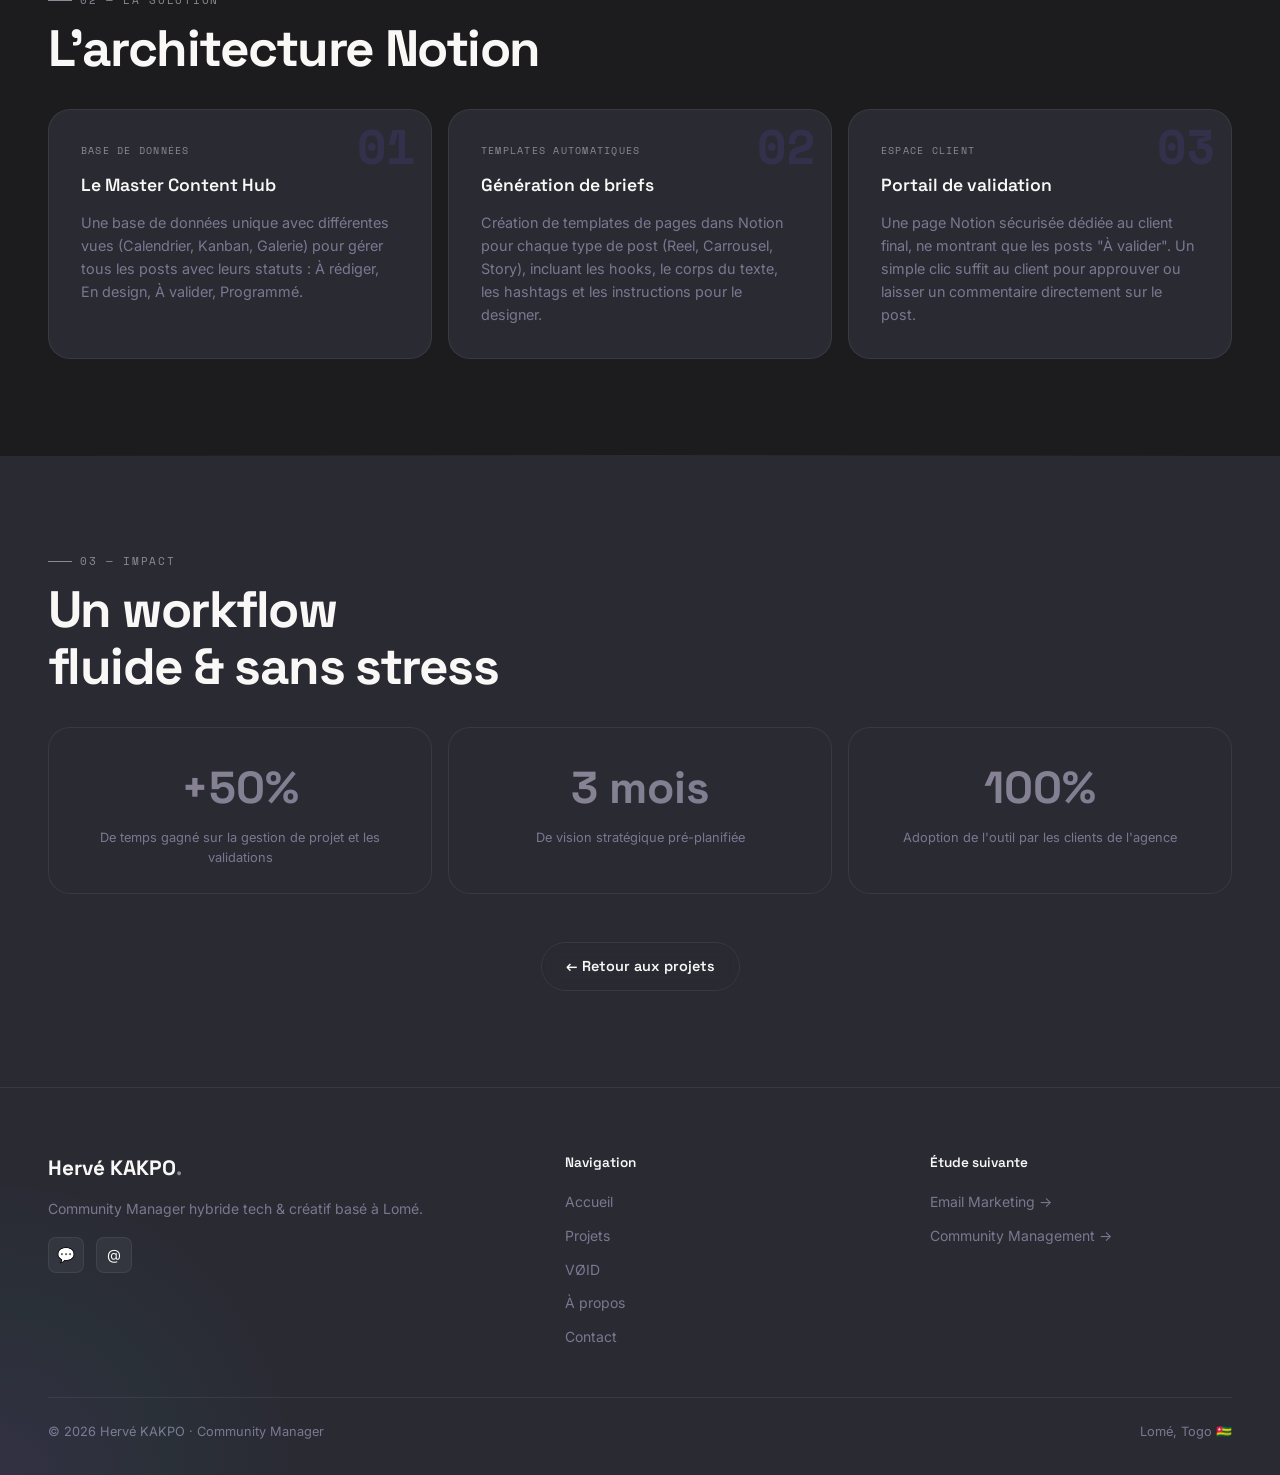
<file: editorial.html>
﻿<!DOCTYPE html>
<html lang="fr">
<head>
  <meta charset="UTF-8" />
  <meta name="viewport" content="width=device-width, initial-scale=1.0" />
  <title>Planning Éditorial Notion · Hervé KAKPO</title>
  <meta name="description" content="Étude de cas : Conception d'un système Notion complet pour la gestion de contenu et planning éditorial." />
  <link rel="icon" href="data:image/svg+xml,<svg xmlns='http://www.w3.org/2000/svg' viewBox='0 0 100 100'><text y='.9em' font-size='90'>⚡</text></svg>" />
  <link rel="stylesheet" href="style.css" />
  <style>
    :root {
      --clr-accent: #8D8896; /* Lavande grisée pour Notion/Editorial */
      --clr-accent-soft: rgba(141,136,150,0.1);
    }
    
    .void-section { padding: var(--sp-9) var(--sp-7); }
    .void-section .section__inner { max-width: 1200px; margin: 0 auto; }

    .void-hero {
      min-height: 100vh;
      display: flex;
      align-items: center;
      justify-content: center;
      position: relative;
      padding: var(--sp-9) var(--sp-7);
      background: radial-gradient(circle at center, rgba(141,136,150,0.05) 0%, var(--clr-bg) 60%);
      overflow: hidden;
    }
    .void-logo-display {
      position: absolute;
      top: 50%;
      left: 50%;
      transform: translate(-50%, -50%);
      font-family: var(--font-display);
      font-size: 25vw;
      font-weight: 700;
      color: rgba(0,0,0,0.04);
      pointer-events: none;
      white-space: nowrap;
      z-index: 0;
    }
    .void-hero__content {
      position: relative;
      z-index: 2;
      max-width: 900px;
      text-align: center;
    }
  </style>
</head>
<body>

<!-- ========== NAVIGATION ========== -->
<nav class="nav" id="navbar">
  <a href="index.html" class="nav__logo">HK<span>.</span></a>
  <ul class="nav__links">
    <li><a href="projets.html" class="nav__link active">Projets</a></li>
    <li><a href="index.html#services" class="nav__link">Services</a></li>
    <li><a href="a-propos.html" class="nav__link">À propos</a></li>
    <li><a href="contact.html" class="nav__link nav__cta">Me contacter</a></li>
  </ul>
  <button class="nav__burger" aria-label="Menu">
    <span></span><span></span><span></span>
  </button>
</nav>

<!-- ========== HERO ========== -->
<section class="void-hero">
  <div class="void-logo-display">NOTION</div>
  <div class="void-hero__content">
    <div class="hero__tag" style="margin:0 auto var(--sp-5);">Étude de cas #03</div>
    <h1 class="hero__name" style="font-size: clamp(3.5rem,10vw,8rem); text-align:center;">
      <span style="color:var(--clr-accent);">Planning</span> System
    </h1>
    <p style="font-size:1.1rem; color:var(--clr-muted); margin-top:var(--sp-3);">Architecture Notion · Workflow de validation · Productivité</p>
    <div class="case-header__meta" style="justify-content:center; margin-top:var(--sp-5);">
      <div class="meta-pill"><svg style="vertical-align: middle; margin-right: 4px;" width="16" height="16" viewBox="0 0 24 24" fill="none" stroke="currentColor" stroke-width="1.5"><rect x="3" y="4" width="18" height="18" rx="2" ry="2"/><line x1="16" y1="2" x2="16" y2="6"/><line x1="8" y1="2" x2="8" y2="6"/><line x1="3" y1="10" x2="21" y2="10"/></svg> <strong>Durée</strong> 1 semaine</div>
      <div class="meta-pill"><svg style="vertical-align: middle; margin-right: 4px;" width="16" height="16" viewBox="0 0 24 24" fill="none" stroke="currentColor" stroke-width="1.5"><path d="M21 12a9 9 0 11-9-9c2.52 0 4.93 1 6.74 2.74L21 8"/><path d="M21 3v5h-5"/></svg> <strong>Outil</strong> Notion</div>
      <div class="meta-pill" style="border-color: rgba(141,136,150,0.4);"><svg style="vertical-align: middle; margin-right: 4px;" width="16" height="16" viewBox="0 0 24 24" fill="none" stroke="currentColor" stroke-width="1.5"><polyline points="22 12 18 12 15 21 9 3 6 12 2 12"/></polyline></svg> <strong style="color:#8D8896;">+50%</strong> Productivité</div>
    </div>
  </div>
</section>

<!-- ========== 01 - CONTEXTE ========== -->
<section class="void-section">
  <div class="section__inner">
    <div class="section__label">01 — Le défi</div>
    <h2 class="section__title reveal">Le chaos des<br>validations client</h2>

    <div style="display:grid; grid-template-columns:1.2fr 1fr; gap:var(--sp-7); margin-top:var(--sp-6); align-items:start;">
      <div class="reveal">
        <p style="font-size:1.05rem; line-height:1.8; color:var(--clr-muted); margin-bottom:var(--sp-4);">
          Le client (une agence de communication locale) gérait les plannings éditoriaux de ses propres clients sur Excel et WhatsApp. Le résultat : des pertes de documents, des validations oubliées, et une charge mentale énorme pour l'équipe Social Media.
        </p>
        <p style="font-size:1.05rem; line-height:1.8; color:var(--clr-muted);">
          L'objectif était de créer un **système centralisé sur Notion**, intuitif, permettant de gérer la création de contenu de A à Z, du brief initial jusqu'à l'analyse des KPIs.
        </p>
      </div>
      <div class="reveal" data-delay="100">
        <div class="kpis" style="grid-template-columns:1fr 1fr;">
          <div class="kpi">
            <div class="kpi__number">4</div>
            <div class="kpi__label">Outils dispersés avant l'intervention</div>
          </div>
          <div class="kpi">
            <div class="kpi__number">1</div>
            <div class="kpi__label">Source de vérité unique après l'intervention</div>
          </div>
        </div>
      </div>
    </div>
  </div>
</section>

<div class="divider" style="max-width:1200px;margin:0 auto;padding:0 var(--sp-7);"></div>

<!-- ========== 02 - DÉMARCHE ========== -->
<section class="void-section">
  <div class="section__inner">
    <div class="section__label">02 — La solution</div>
    <h2 class="section__title reveal">L'architecture Notion</h2>

    <div class="steps" style="margin-top:var(--sp-6);">
      <div class="step reveal" data-delay="0">
        <div class="step__number">01</div>
        <div class="step__label">Base de données</div>
        <h3 class="step__title">Le Master Content Hub</h3>
        <p style="color:var(--clr-muted); font-size:0.9rem; margin-top:10px;">Une base de données unique avec différentes vues (Calendrier, Kanban, Galerie) pour gérer tous les posts avec leurs statuts : À rédiger, En design, À valider, Programmé.</p>
      </div>
      <div class="step reveal" data-delay="80">
        <div class="step__number">02</div>
        <div class="step__label">Templates automatiques</div>
        <h3 class="step__title">Génération de briefs</h3>
        <p style="color:var(--clr-muted); font-size:0.9rem; margin-top:10px;">Création de templates de pages dans Notion pour chaque type de post (Reel, Carrousel, Story), incluant les hooks, le corps du texte, les hashtags et les instructions pour le designer.</p>
      </div>
      <div class="step reveal" data-delay="160">
        <div class="step__number">03</div>
        <div class="step__label">Espace client</div>
        <h3 class="step__title">Portail de validation</h3>
        <p style="color:var(--clr-muted); font-size:0.9rem; margin-top:10px;">Une page Notion sécurisée dédiée au client final, ne montrant que les posts "À valider". Un simple clic suffit au client pour approuver ou laisser un commentaire directement sur le post.</p>
      </div>
    </div>
  </div>
</section>

<div class="divider" style="max-width:1200px;margin:0 auto;padding:0 var(--sp-7);"></div>

<!-- ========== 03 - RÉSULTATS ========== -->
<section class="void-section" style="background:var(--clr-surface);">
  <div class="section__inner">
    <div class="section__label">03 — Impact</div>
    <h2 class="section__title reveal">Un workflow<br>fluide & sans stress</h2>

    <div class="kpis" style="margin-top:var(--sp-6);">
      <div class="kpi reveal" data-delay="0">
        <div class="kpi__number" style="color:var(--clr-accent);">+50%</div>
        <div class="kpi__label">De temps gagné sur la gestion de projet et les validations</div>
      </div>
      <div class="kpi reveal" data-delay="80">
        <div class="kpi__number">3 mois</div>
        <div class="kpi__label">De vision stratégique pré-planifiée</div>
      </div>
      <div class="kpi reveal" data-delay="160">
        <div class="kpi__number">100%</div>
        <div class="kpi__label">Adoption de l'outil par les clients de l'agence</div>
      </div>
    </div>

    <div style="margin-top:var(--sp-7); text-align:center;" class="reveal" data-delay="300">
      <a href="javascript:history.length > 1 ? history.back() : location.href='index.html#projets'" class="btn btn-outline">← Retour aux projets</a>
    </div>
  </div>
</section>

<!-- ========== FOOTER ========== -->
<footer>
  <div class="footer__inner">
    <div>
      <div class="footer__brand-name">Hervé KAKPO<span style="color:var(--clr-accent)">.</span></div>
      <p class="footer__brand-desc">Community Manager hybride tech &amp; créatif basé à Lomé.</p>
      <div class="footer__socials">
        <a href="#" class="social-link" aria-label="WhatsApp">💬</a>
        <a href="mailto:herve.biovakakpo@gmail.com" class="social-link" aria-label="Email">@</a>
      </div>
    </div>
    <div>
      <div class="footer__heading">Navigation</div>
      <ul class="footer__links">
        <li><a href="index.html">Accueil</a></li>
        <li><a href="projets.html">Projets</a></li>
        <li><a href="void.html">VØID</a></li>
        <li><a href="a-propos.html">À propos</a></li>
        <li><a href="contact.html">Contact</a></li>
      </ul>
    </div>
    <div>
      <div class="footer__heading">Étude suivante</div>
      <ul class="footer__links">
        <li><a href="email.html">Email Marketing →</a></li>
        <li><a href="community.html">Community Management →</a></li>
      </ul>
    </div>
  </div>
  <div class="footer__bottom" style="max-width:1200px;margin:0 auto;">
    <span>© 2026 Hervé KAKPO · Community Manager</span>
    <span>Lomé, Togo 🇹🇬</span>
  </div>
</footer>

<script src="main.js"></script>
</body>
</html>
</file>
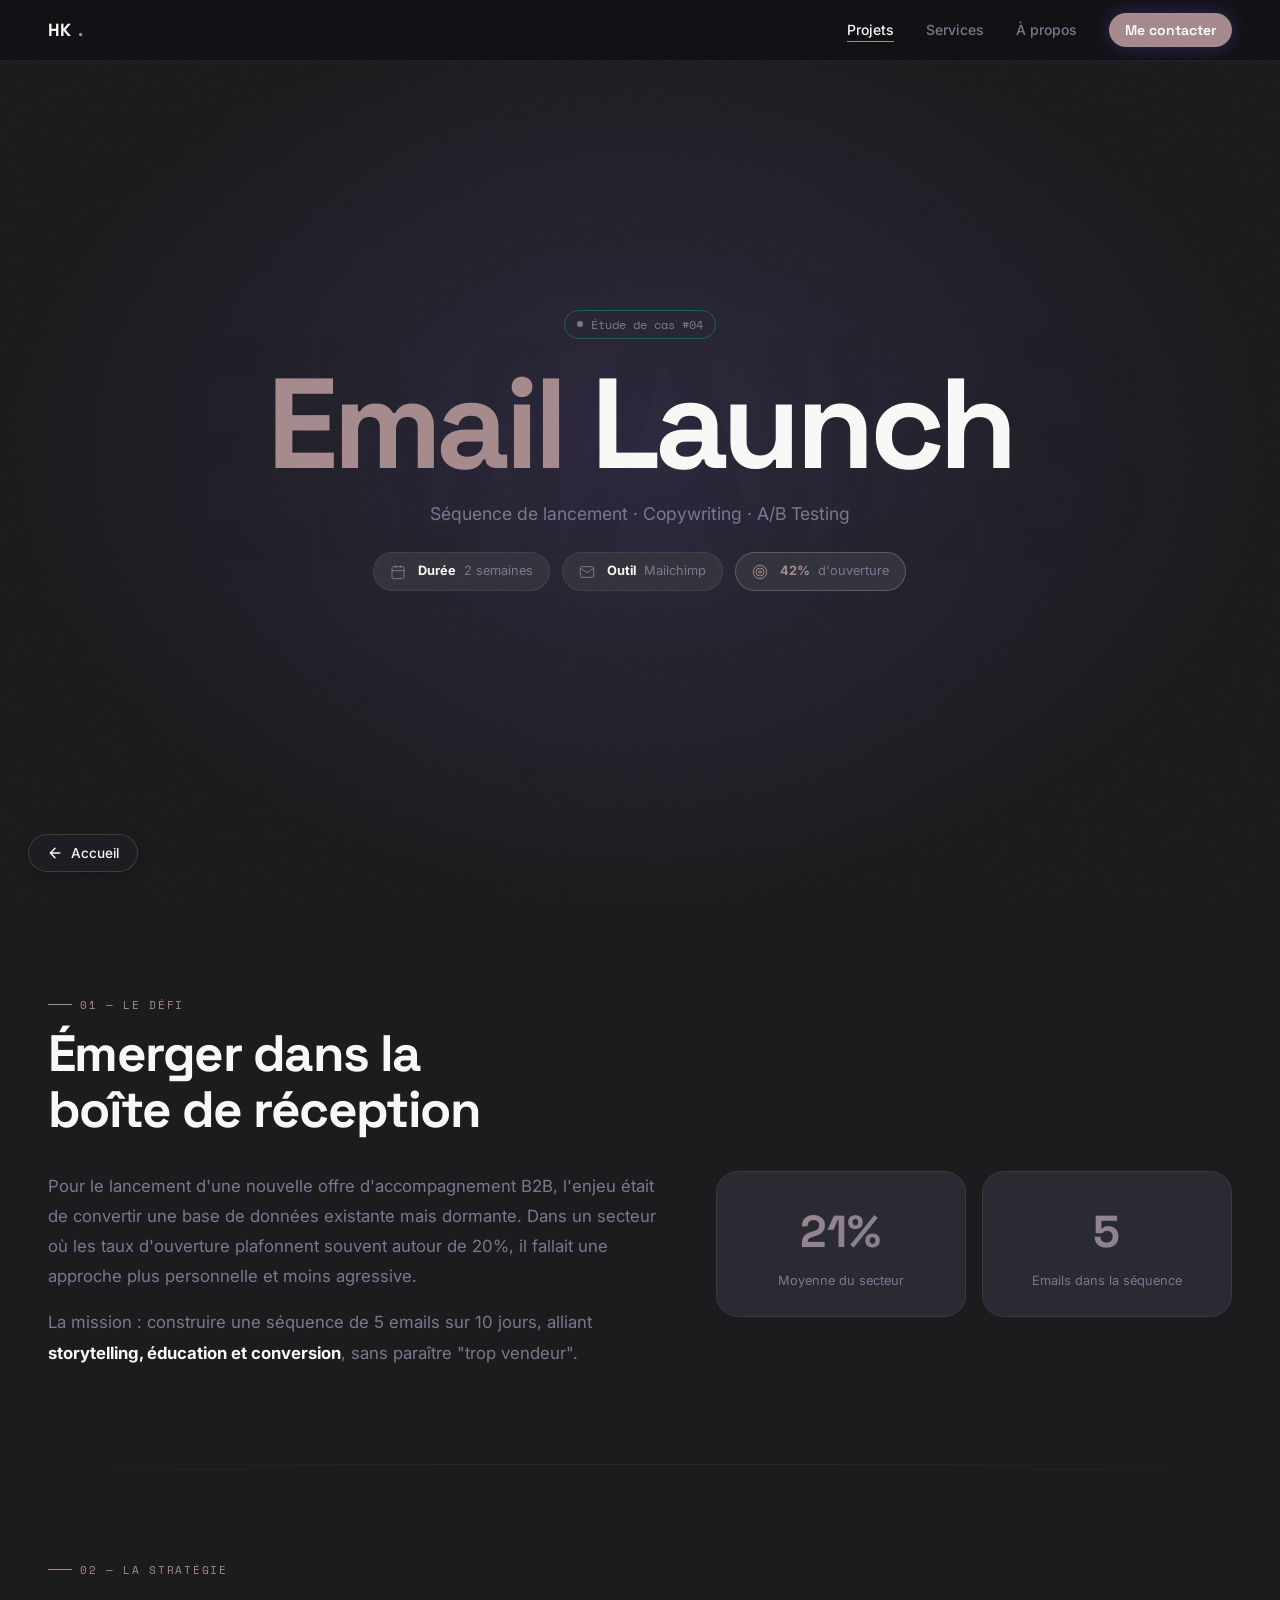
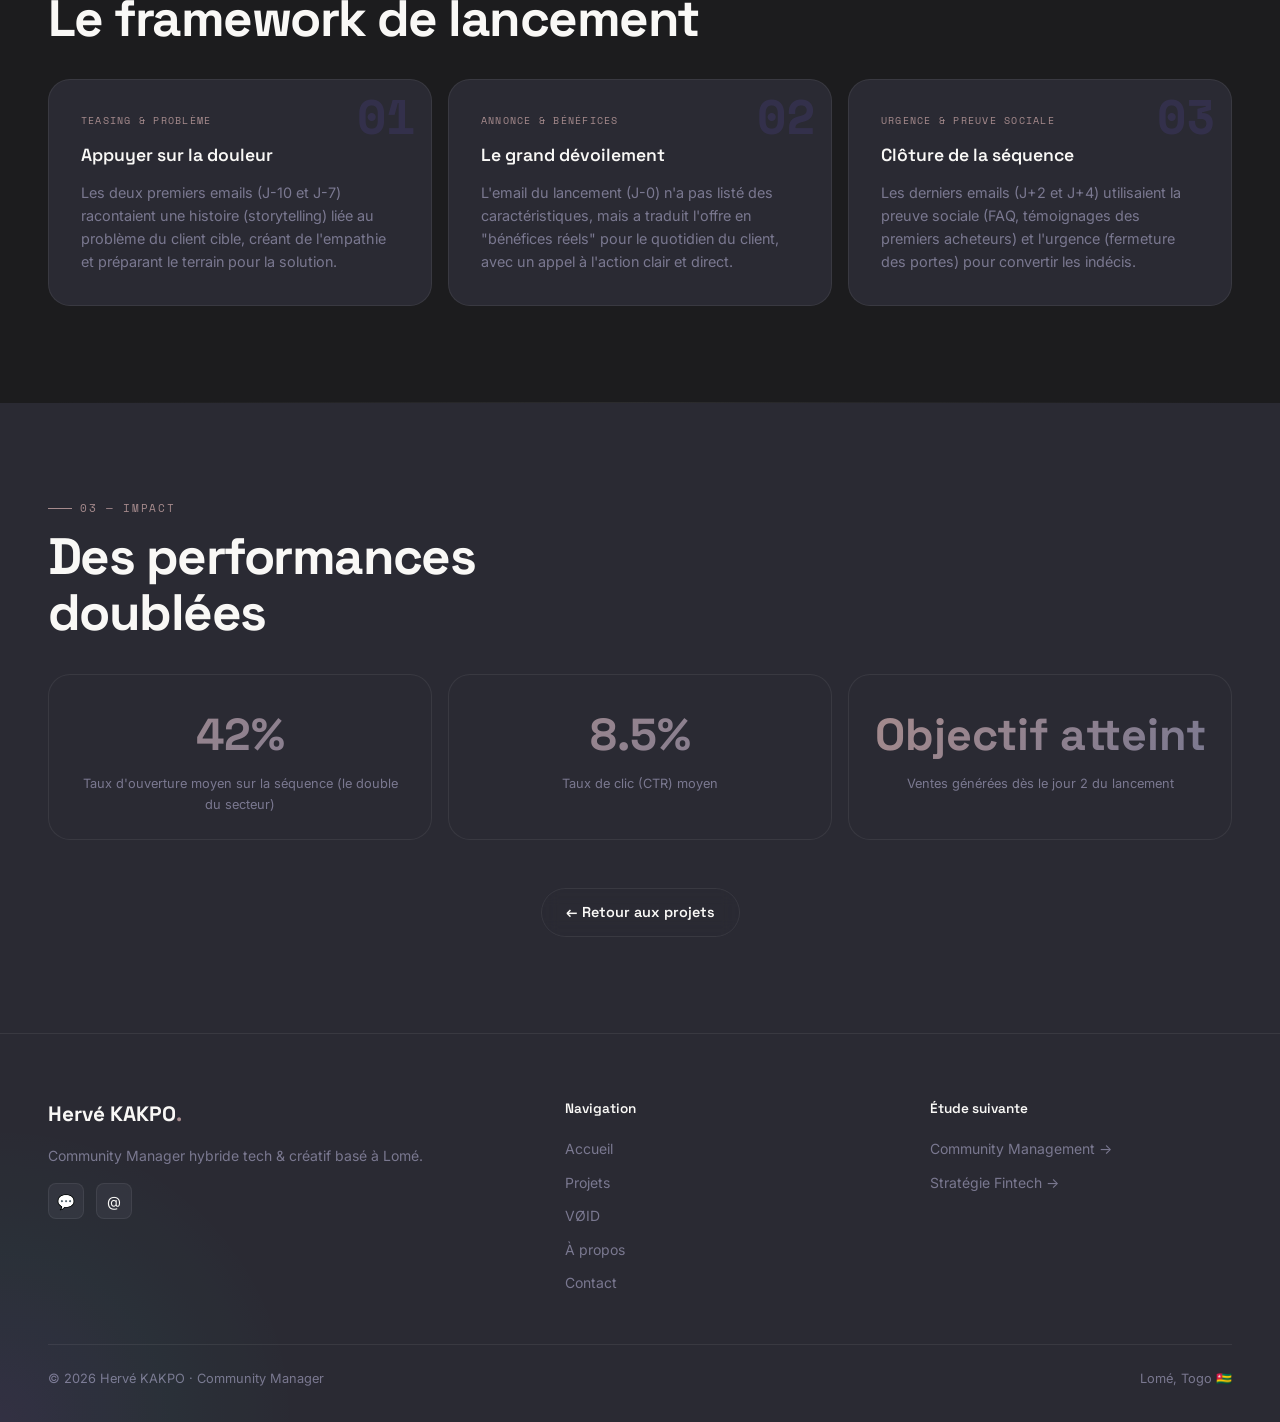
<file: email.html>
﻿<!DOCTYPE html>
<html lang="fr">
<head>
  <meta charset="UTF-8" />
  <meta name="viewport" content="width=device-width, initial-scale=1.0" />
  <title>Campagne Email Lancement · Hervé KAKPO</title>
  <meta name="description" content="Étude de cas : Séquence d'email marketing de lancement avec 42% de taux d'ouverture." />
  <link rel="icon" href="data:image/svg+xml,<svg xmlns='http://www.w3.org/2000/svg' viewBox='0 0 100 100'><text y='.9em' font-size='90'>⚡</text></svg>" />
  <link rel="stylesheet" href="style.css" />
  <style>
    :root {
      --clr-accent: #A68B8D; /* Rose poudré/grisé pour l'emailing */
      --clr-accent-soft: rgba(166,139,141,0.1);
    }
    
    .void-section { padding: var(--sp-9) var(--sp-7); }
    .void-section .section__inner { max-width: 1200px; margin: 0 auto; }

    .void-hero {
      min-height: 100vh;
      display: flex;
      align-items: center;
      justify-content: center;
      position: relative;
      padding: var(--sp-9) var(--sp-7);
      background: radial-gradient(circle at center, rgba(166,139,141,0.05) 0%, var(--clr-bg) 60%);
      overflow: hidden;
    }
    .void-logo-display {
      position: absolute;
      top: 50%;
      left: 50%;
      transform: translate(-50%, -50%);
      font-family: var(--font-display);
      font-size: 25vw;
      font-weight: 700;
      color: rgba(0,0,0,0.04);
      pointer-events: none;
      white-space: nowrap;
      z-index: 0;
    }
    .void-hero__content {
      position: relative;
      z-index: 2;
      max-width: 900px;
      text-align: center;
    }
  </style>
</head>
<body>

<!-- ========== NAVIGATION ========== -->
<nav class="nav" id="navbar">
  <a href="index.html" class="nav__logo">HK<span>.</span></a>
  <ul class="nav__links">
    <li><a href="projets.html" class="nav__link active">Projets</a></li>
    <li><a href="index.html#services" class="nav__link">Services</a></li>
    <li><a href="a-propos.html" class="nav__link">À propos</a></li>
    <li><a href="contact.html" class="nav__link nav__cta">Me contacter</a></li>
  </ul>
  <button class="nav__burger" aria-label="Menu">
    <span></span><span></span><span></span>
  </button>
</nav>

<!-- ========== HERO ========== -->
<section class="void-hero">
  <div class="void-logo-display">EMAILS</div>
  <div class="void-hero__content">
    <div class="hero__tag" style="margin:0 auto var(--sp-5);">Étude de cas #04</div>
    <h1 class="hero__name" style="font-size: clamp(3.5rem,10vw,8rem); text-align:center;">
      <span style="color:var(--clr-accent);">Email</span> Launch
    </h1>
    <p style="font-size:1.1rem; color:var(--clr-muted); margin-top:var(--sp-3);">Séquence de lancement · Copywriting · A/B Testing</p>
    <div class="case-header__meta" style="justify-content:center; margin-top:var(--sp-5);">
      <div class="meta-pill"><svg style="vertical-align: middle; margin-right: 4px;" width="16" height="16" viewBox="0 0 24 24" fill="none" stroke="currentColor" stroke-width="1.5"><rect x="3" y="4" width="18" height="18" rx="2" ry="2"/><line x1="16" y1="2" x2="16" y2="6"/><line x1="8" y1="2" x2="8" y2="6"/><line x1="3" y1="10" x2="21" y2="10"/></svg> <strong>Durée</strong> 2 semaines</div>
      <div class="meta-pill"><svg style="vertical-align: middle; margin-right: 4px;" width="16" height="16" viewBox="0 0 24 24" fill="none" stroke="currentColor" stroke-width="1.5"><path d="M4 4h16c1.1 0 2 .9 2 2v12c0 1.1-.9 2-2 2H4c-1.1 0-2-.9-2-2V6c0-1.1.9-2 2-2z" /><polyline points="22,6 12,13 2,6" /></svg> <strong>Outil</strong> Mailchimp</div>
      <div class="meta-pill" style="border-color: rgba(166,139,141,0.4);"><svg style="vertical-align: middle; margin-right: 4px;" width="16" height="16" viewBox="0 0 24 24" fill="none" stroke="#A68B8D" stroke-width="1.5"><circle cx="12" cy="12" r="10"/><circle cx="12" cy="12" r="6"/><circle cx="12" cy="12" r="2"/></svg> <strong style="color:#A68B8D;">42%</strong> d'ouverture</div>
    </div>
  </div>
</section>

<!-- ========== 01 - CONTEXTE ========== -->
<section class="void-section">
  <div class="section__inner">
    <div class="section__label">01 — Le défi</div>
    <h2 class="section__title reveal">Émerger dans la<br>boîte de réception</h2>

    <div style="display:grid; grid-template-columns:1.2fr 1fr; gap:var(--sp-7); margin-top:var(--sp-6); align-items:start;">
      <div class="reveal">
        <p style="font-size:1.05rem; line-height:1.8; color:var(--clr-muted); margin-bottom:var(--sp-4);">
          Pour le lancement d'une nouvelle offre d'accompagnement B2B, l'enjeu était de convertir une base de données existante mais dormante. Dans un secteur où les taux d'ouverture plafonnent souvent autour de 20%, il fallait une approche plus personnelle et moins agressive.
        </p>
        <p style="font-size:1.05rem; line-height:1.8; color:var(--clr-muted);">
          La mission : construire une séquence de 5 emails sur 10 jours, alliant <strong style="color:var(--clr-text);">storytelling, éducation et conversion</strong>, sans paraître "trop vendeur".
        </p>
      </div>
      <div class="reveal" data-delay="100">
        <div class="kpis" style="grid-template-columns:1fr 1fr;">
          <div class="kpi">
            <div class="kpi__number">21%</div>
            <div class="kpi__label">Moyenne du secteur</div>
          </div>
          <div class="kpi">
            <div class="kpi__number">5</div>
            <div class="kpi__label">Emails dans la séquence</div>
          </div>
        </div>
      </div>
    </div>
  </div>
</section>

<div class="divider" style="max-width:1200px;margin:0 auto;padding:0 var(--sp-7);"></div>

<!-- ========== 02 - DÉMARCHE ========== -->
<section class="void-section">
  <div class="section__inner">
    <div class="section__label">02 — La stratégie</div>
    <h2 class="section__title reveal">Le framework de lancement</h2>

    <div class="steps" style="margin-top:var(--sp-6);">
      <div class="step reveal" data-delay="0">
        <div class="step__number">01</div>
        <div class="step__label">Teasing & Problème</div>
        <h3 class="step__title">Appuyer sur la douleur</h3>
        <p style="color:var(--clr-muted); font-size:0.9rem; margin-top:10px;">Les deux premiers emails (J-10 et J-7) racontaient une histoire (storytelling) liée au problème du client cible, créant de l'empathie et préparant le terrain pour la solution.</p>
      </div>
      <div class="step reveal" data-delay="80">
        <div class="step__number">02</div>
        <div class="step__label">Annonce & Bénéfices</div>
        <h3 class="step__title">Le grand dévoilement</h3>
        <p style="color:var(--clr-muted); font-size:0.9rem; margin-top:10px;">L'email du lancement (J-0) n'a pas listé des caractéristiques, mais a traduit l'offre en "bénéfices réels" pour le quotidien du client, avec un appel à l'action clair et direct.</p>
      </div>
      <div class="step reveal" data-delay="160">
        <div class="step__number">03</div>
        <div class="step__label">Urgence & Preuve Sociale</div>
        <h3 class="step__title">Clôture de la séquence</h3>
        <p style="color:var(--clr-muted); font-size:0.9rem; margin-top:10px;">Les derniers emails (J+2 et J+4) utilisaient la preuve sociale (FAQ, témoignages des premiers acheteurs) et l'urgence (fermeture des portes) pour convertir les indécis.</p>
      </div>
    </div>
  </div>
</section>

<div class="divider" style="max-width:1200px;margin:0 auto;padding:0 var(--sp-7);"></div>

<!-- ========== 03 - RÉSULTATS ========== -->
<section class="void-section" style="background:var(--clr-surface);">
  <div class="section__inner">
    <div class="section__label">03 — Impact</div>
    <h2 class="section__title reveal">Des performances<br>doublées</h2>

    <div class="kpis" style="margin-top:var(--sp-6);">
      <div class="kpi reveal" data-delay="0">
        <div class="kpi__number" style="color:var(--clr-accent);">42%</div>
        <div class="kpi__label">Taux d'ouverture moyen sur la séquence (le double du secteur)</div>
      </div>
      <div class="kpi reveal" data-delay="80">
        <div class="kpi__number">8.5%</div>
        <div class="kpi__label">Taux de clic (CTR) moyen</div>
      </div>
      <div class="kpi reveal" data-delay="160">
        <div class="kpi__number">Objectif atteint</div>
        <div class="kpi__label">Ventes générées dès le jour 2 du lancement</div>
      </div>
    </div>

    <div style="margin-top:var(--sp-7); text-align:center;" class="reveal" data-delay="300">
      <a href="javascript:history.length > 1 ? history.back() : location.href='index.html#projets'" class="btn btn-outline">← Retour aux projets</a>
    </div>
  </div>
</section>

<!-- ========== FOOTER ========== -->
<footer>
  <div class="footer__inner">
    <div>
      <div class="footer__brand-name">Hervé KAKPO<span style="color:var(--clr-accent)">.</span></div>
      <p class="footer__brand-desc">Community Manager hybride tech &amp; créatif basé à Lomé.</p>
      <div class="footer__socials">
        <a href="#" class="social-link" aria-label="WhatsApp">💬</a>
        <a href="mailto:herve.biovakakpo@gmail.com" class="social-link" aria-label="Email">@</a>
      </div>
    </div>
    <div>
      <div class="footer__heading">Navigation</div>
      <ul class="footer__links">
        <li><a href="index.html">Accueil</a></li>
        <li><a href="projets.html">Projets</a></li>
        <li><a href="void.html">VØID</a></li>
        <li><a href="a-propos.html">À propos</a></li>
        <li><a href="contact.html">Contact</a></li>
      </ul>
    </div>
    <div>
      <div class="footer__heading">Étude suivante</div>
      <ul class="footer__links">
        <li><a href="community.html">Community Management →</a></li>
        <li><a href="fintech.html">Stratégie Fintech →</a></li>
      </ul>
    </div>
  </div>
  <div class="footer__bottom" style="max-width:1200px;margin:0 auto;">
    <span>© 2026 Hervé KAKPO · Community Manager</span>
    <span>Lomé, Togo 🇹🇬</span>
  </div>
</footer>

<script src="main.js"></script>
</body>
</html>
</file>
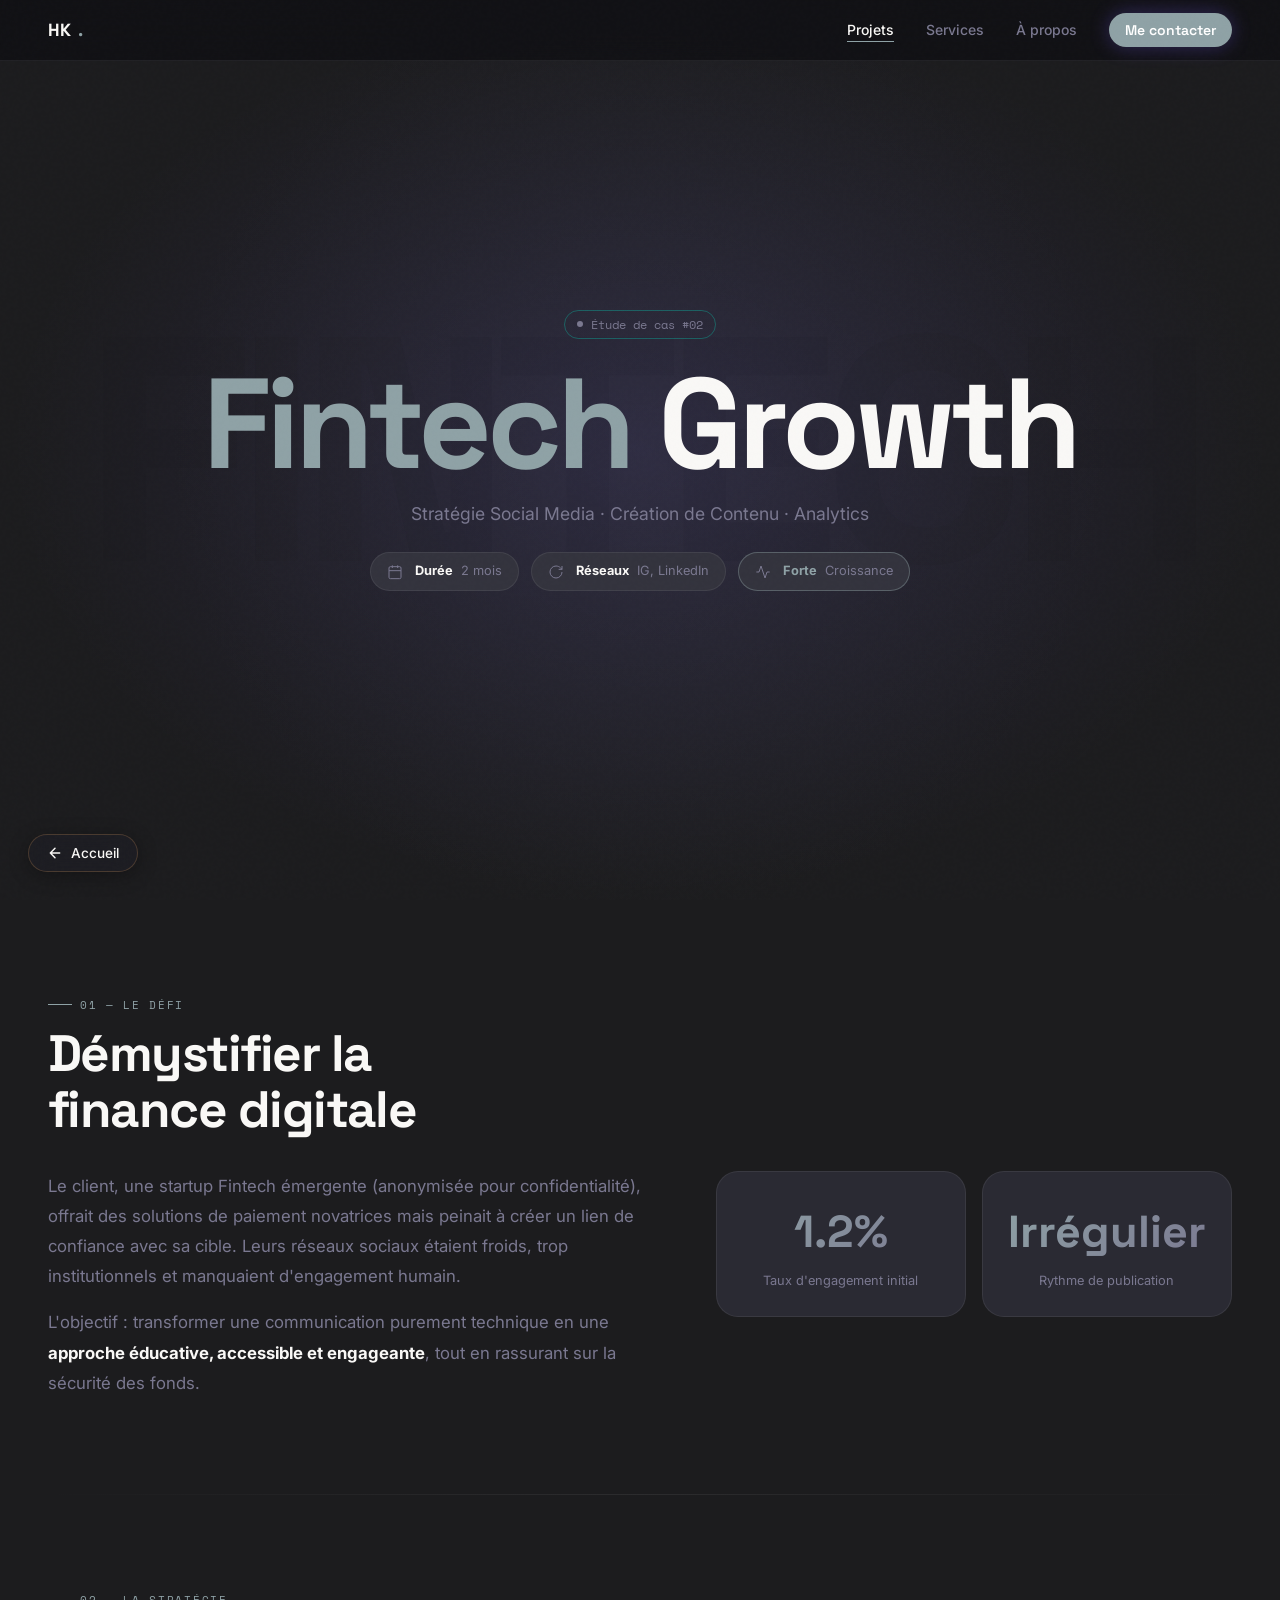
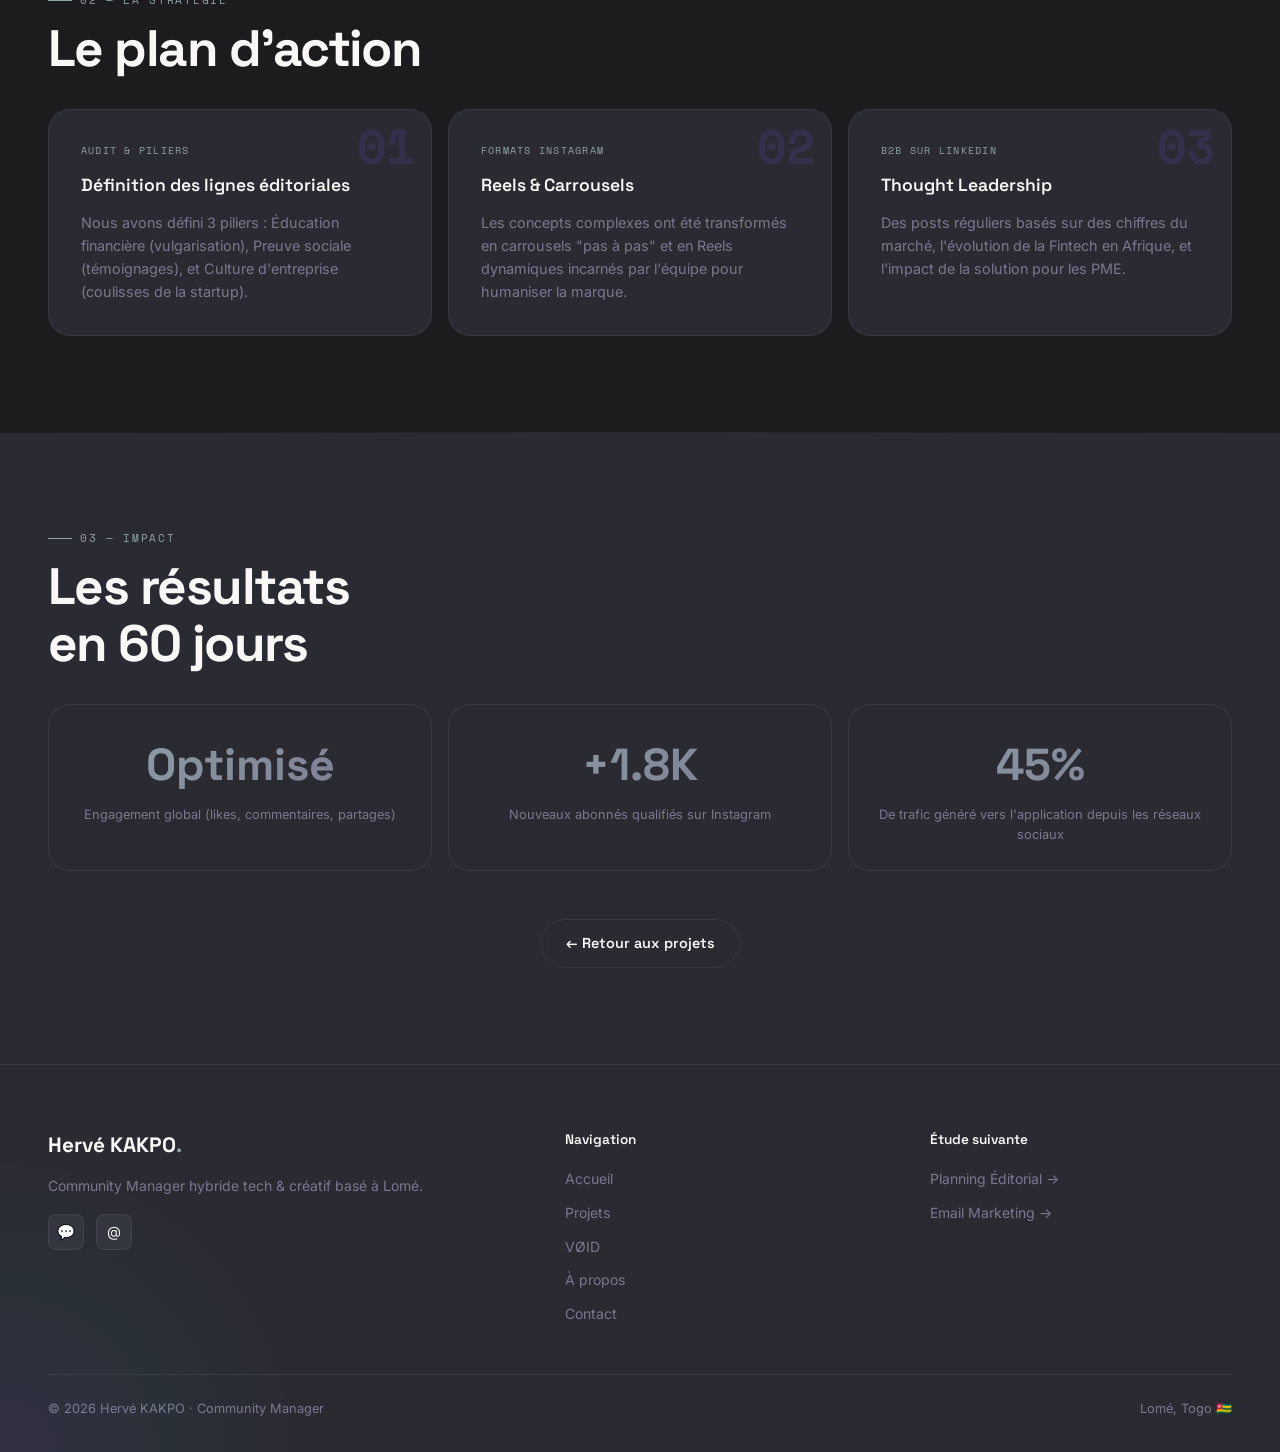
<file: fintech.html>
﻿<!DOCTYPE html>
<html lang="fr">
<head>
  <meta charset="UTF-8" />
  <meta name="viewport" content="width=device-width, initial-scale=1.0" />
  <title>Fintech Social Media · Hervé KAKPO</title>
  <meta name="description" content="Étude de cas : Stratégie Social Media pour une Startup Fintech." />
  <link rel="icon" href="data:image/svg+xml,<svg xmlns='http://www.w3.org/2000/svg' viewBox='0 0 100 100'><text y='.9em' font-size='90'>⚡</text></svg>" />
  <link rel="stylesheet" href="style.css" />
  <style>
    :root {
      --clr-accent: #8FA2A6; /* Bleu-Gris fumé pour la Fintech */
      --clr-accent-soft: rgba(143,162,166,0.1);
    }
    
    .void-section { padding: var(--sp-9) var(--sp-7); }
    .void-section .section__inner { max-width: 1200px; margin: 0 auto; }

    .void-hero {
      min-height: 100vh;
      display: flex;
      align-items: center;
      justify-content: center;
      position: relative;
      padding: var(--sp-9) var(--sp-7);
      background: radial-gradient(circle at center, rgba(143,162,166,0.08) 0%, var(--clr-bg) 60%);
      overflow: hidden;
    }
    .void-logo-display {
      position: absolute;
      top: 50%;
      left: 50%;
      transform: translate(-50%, -50%);
      font-family: var(--font-display);
      font-size: 25vw;
      font-weight: 700;
      color: rgba(0,0,0,0.04);
      pointer-events: none;
      white-space: nowrap;
      z-index: 0;
    }
    .void-hero__content {
      position: relative;
      z-index: 2;
      max-width: 900px;
      text-align: center;
    }
  </style>
</head>
<body>

<!-- ========== NAVIGATION ========== -->
<nav class="nav" id="navbar">
  <a href="index.html" class="nav__logo">HK<span>.</span></a>
  <ul class="nav__links">
    <li><a href="projets.html" class="nav__link active">Projets</a></li>
    <li><a href="index.html#services" class="nav__link">Services</a></li>
    <li><a href="a-propos.html" class="nav__link">À propos</a></li>
    <li><a href="contact.html" class="nav__link nav__cta">Me contacter</a></li>
  </ul>
  <button class="nav__burger" aria-label="Menu">
    <span></span><span></span><span></span>
  </button>
</nav>

<!-- ========== HERO ========== -->
<section class="void-hero">
  <div class="void-logo-display">FINTECH</div>
  <div class="void-hero__content">
    <div class="hero__tag" style="margin:0 auto var(--sp-5);">Étude de cas #02</div>
    <h1 class="hero__name" style="font-size: clamp(3.5rem,10vw,8rem); text-align:center;">
      <span style="color:var(--clr-accent);">Fintech</span> Growth
    </h1>
    <p style="font-size:1.1rem; color:var(--clr-muted); margin-top:var(--sp-3);">Stratégie Social Media · Création de Contenu · Analytics</p>
    <div class="case-header__meta" style="justify-content:center; margin-top:var(--sp-5);">
      <div class="meta-pill"><svg style="vertical-align: middle; margin-right: 4px;" width="16" height="16" viewBox="0 0 24 24" fill="none" stroke="currentColor" stroke-width="1.5"><rect x="3" y="4" width="18" height="18" rx="2" ry="2"/><line x1="16" y1="2" x2="16" y2="6"/><line x1="8" y1="2" x2="8" y2="6"/><line x1="3" y1="10" x2="21" y2="10"/></svg> <strong>Durée</strong> 2 mois</div>
      <div class="meta-pill"><svg style="vertical-align: middle; margin-right: 4px;" width="16" height="16" viewBox="0 0 24 24" fill="none" stroke="currentColor" stroke-width="1.5"><path d="M21 12a9 9 0 11-9-9c2.52 0 4.93 1 6.74 2.74L21 8"/><path d="M21 3v5h-5"/></svg> <strong>Réseaux</strong> IG, LinkedIn</div>
      <div class="meta-pill" style="border-color: rgba(143,162,166,0.4);"><svg style="vertical-align: middle; margin-right: 4px;" width="16" height="16" viewBox="0 0 24 24" fill="none" stroke="currentColor" stroke-width="1.5"><polyline points="22 12 18 12 15 21 9 3 6 12 2 12"/></polyline></svg> <strong style="color:#8FA2A6;">Forte</strong> Croissance</div>
    </div>
  </div>
</section>

<!-- ========== 01 - CONTEXTE ========== -->
<section class="void-section">
  <div class="section__inner">
    <div class="section__label">01 — Le défi</div>
    <h2 class="section__title reveal">Démystifier la<br>finance digitale</h2>

    <div style="display:grid; grid-template-columns:1.2fr 1fr; gap:var(--sp-7); margin-top:var(--sp-6); align-items:start;">
      <div class="reveal">
        <p style="font-size:1.05rem; line-height:1.8; color:var(--clr-muted); margin-bottom:var(--sp-4);">
          Le client, une startup Fintech émergente (anonymisée pour confidentialité), offrait des solutions de paiement novatrices mais peinait à créer un lien de confiance avec sa cible. Leurs réseaux sociaux étaient froids, trop institutionnels et manquaient d'engagement humain.
        </p>
        <p style="font-size:1.05rem; line-height:1.8; color:var(--clr-muted);">
          L'objectif : transformer une communication purement technique en une <strong style="color:var(--clr-text);">approche éducative, accessible et engageante</strong>, tout en rassurant sur la sécurité des fonds.
        </p>
      </div>
      <div class="reveal" data-delay="100">
        <div class="kpis" style="grid-template-columns:1fr 1fr;">
          <div class="kpi">
            <div class="kpi__number">1.2%</div>
            <div class="kpi__label">Taux d'engagement initial</div>
          </div>
          <div class="kpi">
            <div class="kpi__number">Irrégulier</div>
            <div class="kpi__label">Rythme de publication</div>
          </div>
        </div>
      </div>
    </div>
  </div>
</section>

<div class="divider" style="max-width:1200px;margin:0 auto;padding:0 var(--sp-7);"></div>

<!-- ========== 02 - DÉMARCHE ========== -->
<section class="void-section">
  <div class="section__inner">
    <div class="section__label">02 — La stratégie</div>
    <h2 class="section__title reveal">Le plan d'action</h2>

    <div class="steps" style="margin-top:var(--sp-6);">
      <div class="step reveal" data-delay="0">
        <div class="step__number">01</div>
        <div class="step__label">Audit & Piliers</div>
        <h3 class="step__title">Définition des lignes éditoriales</h3>
        <p style="color:var(--clr-muted); font-size:0.9rem; margin-top:10px;">Nous avons défini 3 piliers : Éducation financière (vulgarisation), Preuve sociale (témoignages), et Culture d'entreprise (coulisses de la startup).</p>
      </div>
      <div class="step reveal" data-delay="80">
        <div class="step__number">02</div>
        <div class="step__label">Formats Instagram</div>
        <h3 class="step__title">Reels & Carrousels</h3>
        <p style="color:var(--clr-muted); font-size:0.9rem; margin-top:10px;">Les concepts complexes ont été transformés en carrousels "pas à pas" et en Reels dynamiques incarnés par l'équipe pour humaniser la marque.</p>
      </div>
      <div class="step reveal" data-delay="160">
        <div class="step__number">03</div>
        <div class="step__label">B2B sur LinkedIn</div>
        <h3 class="step__title">Thought Leadership</h3>
        <p style="color:var(--clr-muted); font-size:0.9rem; margin-top:10px;">Des posts réguliers basés sur des chiffres du marché, l'évolution de la Fintech en Afrique, et l'impact de la solution pour les PME.</p>
      </div>
    </div>
  </div>
</section>

<div class="divider" style="max-width:1200px;margin:0 auto;padding:0 var(--sp-7);"></div>

<!-- ========== 03 - RÉSULTATS ========== -->
<section class="void-section" style="background:var(--clr-surface);">
  <div class="section__inner">
    <div class="section__label">03 — Impact</div>
    <h2 class="section__title reveal">Les résultats<br>en 60 jours</h2>

    <div class="kpis" style="margin-top:var(--sp-6);">
      <div class="kpi reveal" data-delay="0">
        <div class="kpi__number" style="color:var(--clr-accent);">Optimisé</div>
        <div class="kpi__label">Engagement global (likes, commentaires, partages)</div>
      </div>
      <div class="kpi reveal" data-delay="80">
        <div class="kpi__number">+1.8K</div>
        <div class="kpi__label">Nouveaux abonnés qualifiés sur Instagram</div>
      </div>
      <div class="kpi reveal" data-delay="160">
        <div class="kpi__number">45%</div>
        <div class="kpi__label">De trafic généré vers l'application depuis les réseaux sociaux</div>
      </div>
    </div>

    <div style="margin-top:var(--sp-7); text-align:center;" class="reveal" data-delay="300">
      <a href="javascript:history.length > 1 ? history.back() : location.href='index.html#projets'" class="btn btn-outline">← Retour aux projets</a>
    </div>
  </div>
</section>

<!-- ========== FOOTER ========== -->
<footer>
  <div class="footer__inner">
    <div>
      <div class="footer__brand-name">Hervé KAKPO<span style="color:var(--clr-accent)">.</span></div>
      <p class="footer__brand-desc">Community Manager hybride tech &amp; créatif basé à Lomé.</p>
      <div class="footer__socials">
        <a href="#" class="social-link" aria-label="WhatsApp">💬</a>
        <a href="mailto:herve.biovakakpo@gmail.com" class="social-link" aria-label="Email">@</a>
      </div>
    </div>
    <div>
      <div class="footer__heading">Navigation</div>
      <ul class="footer__links">
        <li><a href="index.html">Accueil</a></li>
        <li><a href="projets.html">Projets</a></li>
        <li><a href="void.html">VØID</a></li>
        <li><a href="a-propos.html">À propos</a></li>
        <li><a href="contact.html">Contact</a></li>
      </ul>
    </div>
    <div>
      <div class="footer__heading">Étude suivante</div>
      <ul class="footer__links">
        <li><a href="editorial.html">Planning Éditorial →</a></li>
        <li><a href="email.html">Email Marketing →</a></li>
      </ul>
    </div>
  </div>
  <div class="footer__bottom" style="max-width:1200px;margin:0 auto;">
    <span>© 2026 Hervé KAKPO · Community Manager</span>
    <span>Lomé, Togo 🇹🇬</span>
  </div>
</footer>

<script src="main.js"></script>
</body>
</html>
</file>
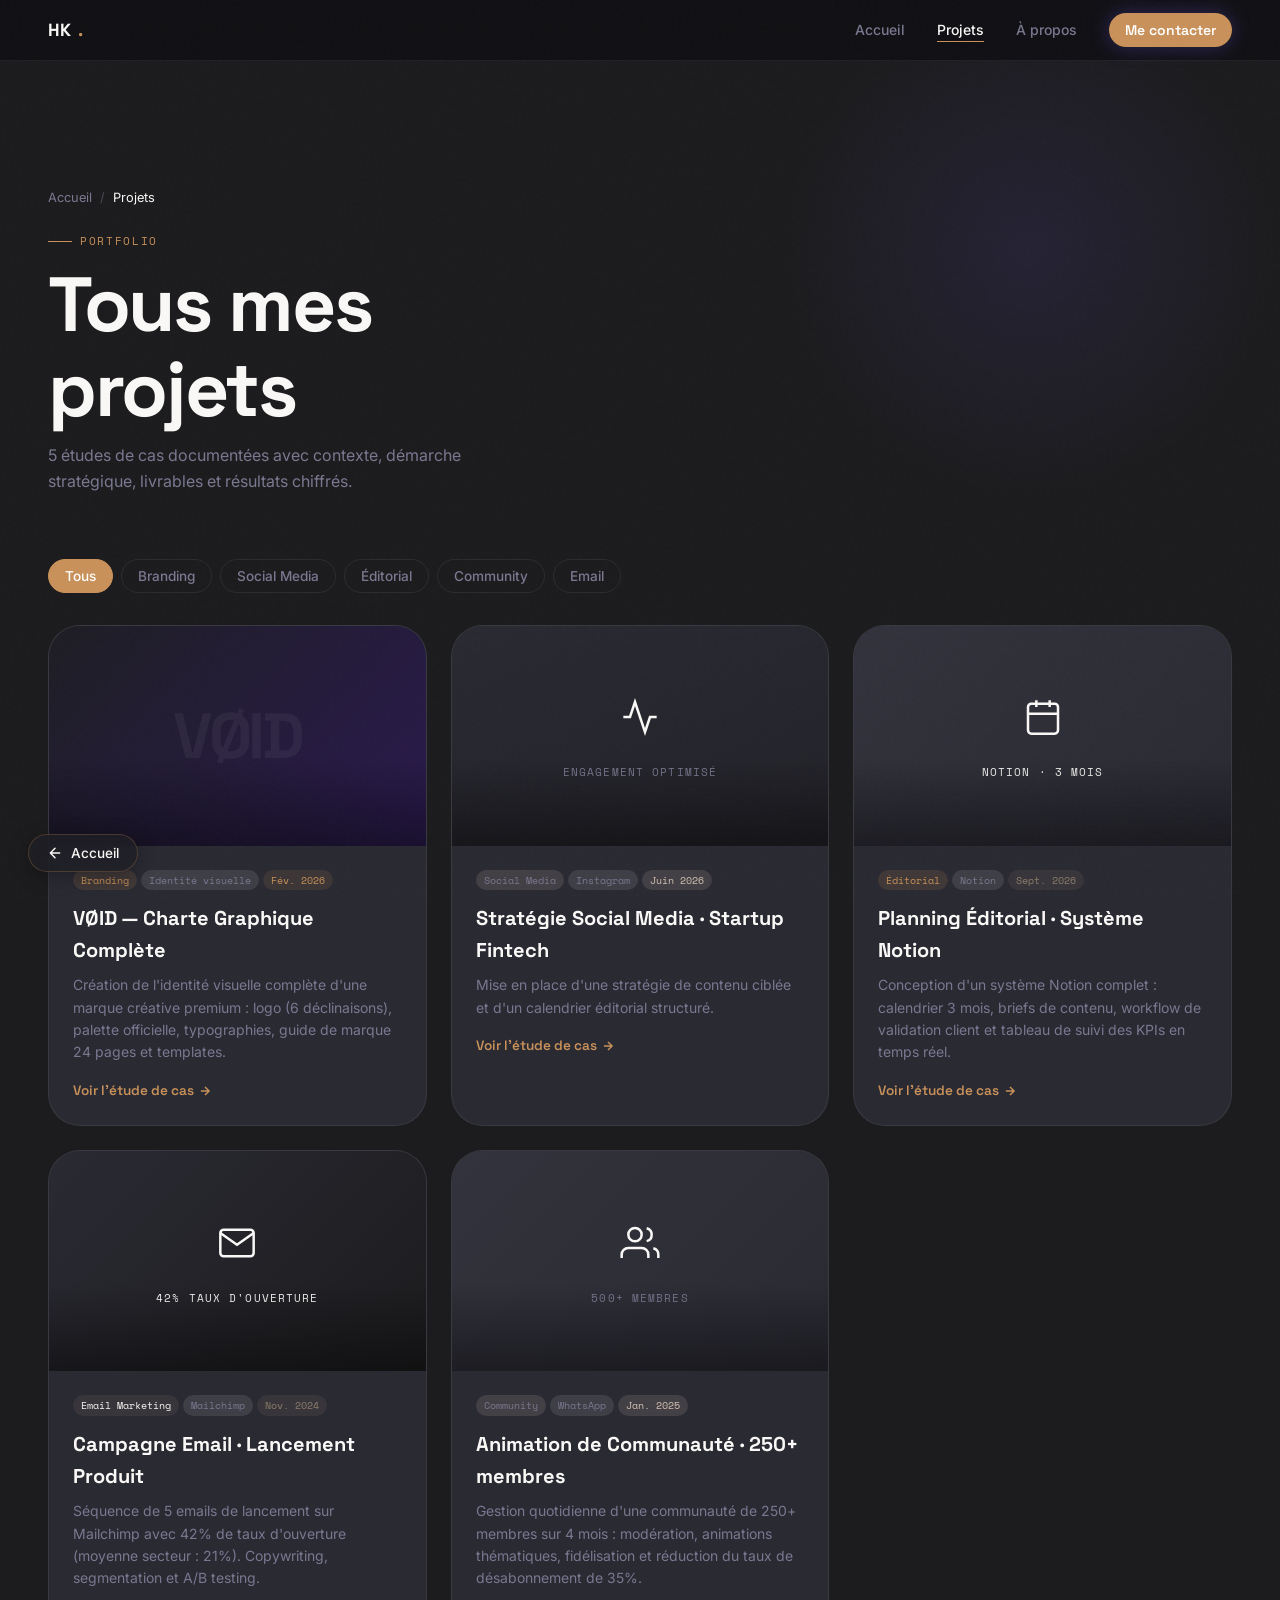
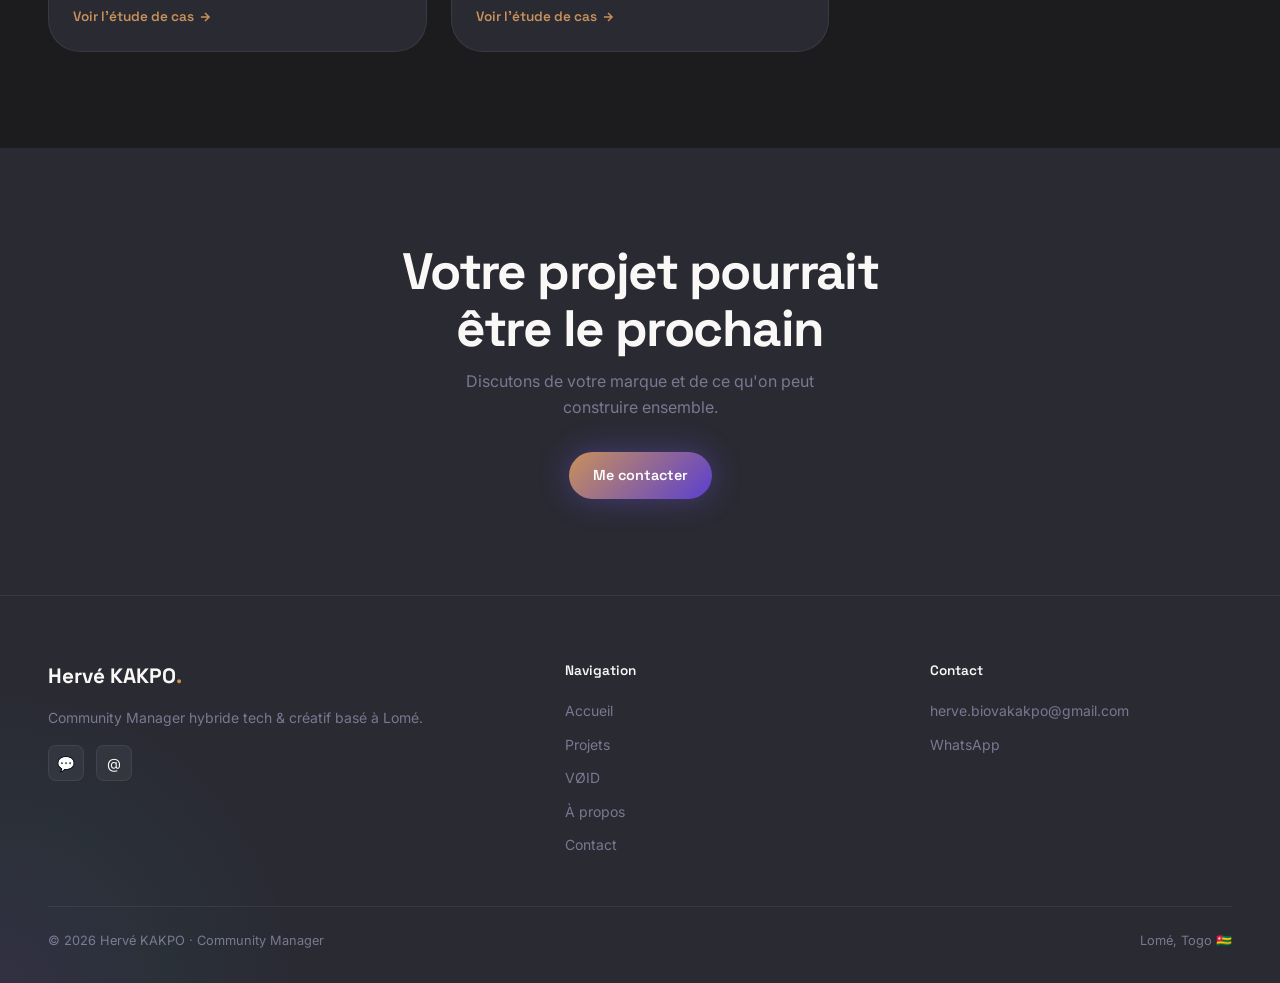
<file: projets.html>
﻿<!DOCTYPE html>
<html lang="fr">

<head>
  <meta charset="UTF-8" />
  <meta name="viewport" content="width=device-width, initial-scale=1.0" />
  <title>Projets — Hervé KAKPO · Community Manager</title>
  <meta name="description"
    content="Tous les projets de Hervé KAKPO : études de cas en Social Media Management, Branding, Stratégie Éditoriale et Community Management." />
  <link rel="icon"
    href="data:image/svg+xml,<svg xmlns='http://www.w3.org/2000/svg' viewBox='0 0 100 100'><text y='.9em' font-size='90'>⚡</text></svg>" />
  <link rel="stylesheet" href="style.css" />
  <style>
    .filter-bar {
      display: flex;
      gap: var(--sp-2);
      flex-wrap: wrap;
      margin-bottom: var(--sp-6);
    }

    .filter-btn {
      padding: var(--sp-2) var(--sp-4);
      border-radius: var(--r-full);
      border: 1px solid var(--clr-border);
      background: transparent;
      color: var(--clr-muted);
      font-family: var(--font-body);
      font-size: 0.85rem;
      font-weight: 500;
      cursor: pointer;
      transition: all var(--t-fast) var(--ease);
    }

    .filter-btn:hover {
      border-color: var(--clr-accent);
      color: var(--clr-accent);
    }

    .filter-btn.active {
      background: var(--clr-accent);
      border-color: var(--clr-accent);
      color: #fff;
    }

    [data-category] {
      transition: opacity var(--t-med) var(--ease), transform var(--t-med) var(--ease);
    }
  </style>
</head>

<body>

  <!-- ========== NAVIGATION ========== -->
  <nav class="nav" id="navbar">
    <a href="index.html" class="nav__logo">HK<span>.</span></a>
    <ul class="nav__links">
      <li><a href="index.html" class="nav__link">Accueil</a></li>
      <li><a href="projets.html" class="nav__link active">Projets</a></li>
      <li><a href="a-propos.html" class="nav__link">À propos</a></li>
      <li><a href="contact.html" class="nav__link nav__cta">Me contacter</a></li>
    </ul>
    <button class="nav__burger" aria-label="Menu">
      <span></span><span></span><span></span>
    </button>
  </nav>

  <!-- ========== PAGE HERO ========== -->
  <div class="page-hero">
    <div class="page-hero__inner">
      <div class="breadcrumb">
        <a href="index.html">Accueil</a>
        <span>/</span>
        <span style="color:var(--clr-text);">Projets</span>
      </div>
      <div class="section__label">Portfolio</div>
      <h1 class="section__title" style="font-size:clamp(2.5rem,6vw,5rem); max-width:700px;">
        Tous mes<br>projets
      </h1>
      <p style="font-size:1rem;color:var(--clr-muted);max-width:480px;margin-top:var(--sp-3);">
        5 études de cas documentées avec contexte, démarche stratégique, livrables et résultats chiffrés.
      </p>
    </div>
  </div>

  <!-- ========== PROJETS GRID ========== -->
  <section class="section" style="padding-top:0;">
    <div class="section__inner">

      <div class="filter-bar">
        <button class="filter-btn active" data-filter="all">Tous</button>
        <button class="filter-btn" data-filter="branding">Branding</button>
        <button class="filter-btn" data-filter="social">Social Media</button>
        <button class="filter-btn" data-filter="editorial">Éditorial</button>
        <button class="filter-btn" data-filter="community">Community</button>
        <button class="filter-btn" data-filter="email">Email</button>
      </div>

      <div class="projects-grid">



        <!-- VOID (Featured) -->
        <article class="project-card reveal" data-category="branding" data-delay="80">
          <div class="project-card__img-wrap">
            <div class="project-card__img"
              style="background:linear-gradient(135deg,#1E1E24,#2a1a4e);height:220px;position:relative;">
              <div
                style="position:absolute;top:50%;left:50%;transform:translate(-50%,-50%);font-family:var(--font-display);font-size:4rem;font-weight:700;letter-spacing:-0.05em;color:rgba(255,255,255,0.05);">
                VØID</div>
            </div>
          </div>
          <div class="project-card__body">
            <div class="project-card__tags">
              <span class="tag tag--accent">Branding</span>
              <span class="tag">Identité visuelle</span>
              <span class="tag" style="background:rgba(201,145,90,0.12);color:#C9915A;border-color:rgba(201,145,90,0.3);">Fév. 2026</span>
            </div>
            <h2 class="project-card__title">VØID — Charte Graphique Complète</h2>
            <p class="project-card__desc">Création de l'identité visuelle complète d'une marque créative premium : logo (6 déclinaisons), palette officielle, typographies, guide de marque 24 pages et templates.</p>
            <a href="void.html" class="project-card__link">
              Voir l'étude de cas
              <svg width="14" height="14" viewBox="0 0 24 24" fill="none" stroke="currentColor" stroke-width="2.5">
                <path d="M5 12h14M12 5l7 7-7 7" />
              </svg>
            </a>
          </div>
        </article>

        <!-- Social Media Fintech -->
        <article class="project-card reveal" data-category="social" data-delay="80">
          <div class="project-card__img-wrap">
            <div class="project-card__img"
              style="background:linear-gradient(160deg, #2A2A33, #222228);height:220px;display:flex;align-items:center;justify-content:center;">
              <div style="text-align:center;">
                <div style="font-size:2.5rem;margin-bottom:8px;"><svg width="40" height="40" viewBox="0 0 24 24"
                    fill="none" stroke="currentColor" stroke-width="1.5">
                    <polyline points="22 12 18 12 15 21 9 3 6 12 2 12"></polyline>
                  </svg></div>
                <div style="font-family:var(--font-mono);font-size:0.7rem;color:var(--clr-accent-2);letter-spacing:0.1em;">ENGAGEMENT OPTIMISÉ</div>
              </div>
            </div>
          </div>
          <div class="project-card__body">
            <div class="project-card__tags">
              <span class="tag tag--teal">Social Media</span>
              <span class="tag">Instagram</span>
              <span class="tag" style="background:rgba(212,195,179,0.15);color:#D4C3B3;border-color:rgba(212,195,179,0.3);">Juin 2026</span>
            </div>
            <h2 class="project-card__title">Stratégie Social Media · Startup Fintech</h2>
            <p class="project-card__desc">Mise en place d'une stratégie de contenu ciblée et d'un calendrier éditorial structuré.</p>
            <a href="fintech.html" class="project-card__link">
              Voir l'étude de cas
              <svg width="14" height="14" viewBox="0 0 24 24" fill="none" stroke="currentColor" stroke-width="2.5">
                <path d="M5 12h14M12 5l7 7-7 7" />
              </svg>
            </a>
          </div>
        </article>

        <!-- Planning Éditorial -->
        <article class="project-card reveal" data-category="editorial" data-delay="160">
          <div class="project-card__img-wrap">
            <div class="project-card__img"
              style="background:linear-gradient(135deg, #33333D, #2A2A33);height:220px;display:flex;align-items:center;justify-content:center;">
              <div style="text-align:center;">
                <div style="font-size:2.5rem;margin-bottom:8px;"><svg width="40" height="40" viewBox="0 0 24 24"
                    fill="none" stroke="currentColor" stroke-width="1.5">
                    <rect x="3" y="4" width="18" height="18" rx="2" ry="2" />
                    <line x1="16" y1="2" x2="16" y2="6" />
                    <line x1="8" y1="2" x2="8" y2="6" />
                    <line x1="3" y1="10" x2="21" y2="10" />
                  </svg></div>
                <div style="font-family:var(--font-mono);font-size:0.7rem;color:var(--clr-accent-3);letter-spacing:0.1em;">NOTION ·
                  3 MOIS</div>
              </div>
            </div>
          </div>
          <div class="project-card__body">
            <div class="project-card__tags">
              <span class="tag tag--accent">Éditorial</span>
              <span class="tag">Notion</span>
              <span class="tag" style="background:rgba(139,125,107,0.15);color:#8B7D6B;border-color:rgba(139,125,107,0.3);">Sept. 2026</span>
            </div>
            <h2 class="project-card__title">Planning Éditorial · Système Notion</h2>
            <p class="project-card__desc">Conception d'un système Notion complet : calendrier 3 mois, briefs de contenu,
              workflow de validation client et tableau de suivi des KPIs en temps réel.</p>
            <a href="editorial.html" class="project-card__link">
              Voir l'étude de cas
              <svg width="14" height="14" viewBox="0 0 24 24" fill="none" stroke="currentColor" stroke-width="2.5">
                <path d="M5 12h14M12 5l7 7-7 7" />
              </svg>
            </a>
          </div>
        </article>

        <!-- Email Marketing -->
        <article class="project-card reveal" data-category="email" data-delay="240">
          <div class="project-card__img-wrap">
            <div class="project-card__img"
              style="background:linear-gradient(135deg, #2A2A33, #1C1C1E);height:220px;display:flex;align-items:center;justify-content:center;">
              <div style="text-align:center;">
                <div style="font-size:2.5rem;margin-bottom:8px;"><svg width="40" height="40" viewBox="0 0 24 24"
                    fill="none" stroke="currentColor" stroke-width="1.5">
                    <path d="M4 4h16c1.1 0 2 .9 2 2v12c0 1.1-.9 2-2 2H4c-1.1 0-2-.9-2-2V6c0-1.1.9-2 2-2z" />
                    <polyline points="22,6 12,13 2,6" />
                  </svg></div>
                <div style="font-family:var(--font-mono);font-size:0.7rem;color:var(--clr-accent-3);letter-spacing:0.1em;">42% TAUX
                  D'OUVERTURE</div>
              </div>
            </div>
          </div>
          <div class="project-card__body">
            <div class="project-card__tags">
              <span class="tag tag--pink">Email Marketing</span>
              <span class="tag">Mailchimp</span>
              <span class="tag" style="background:rgba(139,125,107,0.15);color:#8B7D6B;border-color:rgba(139,125,107,0.3);">Nov. 2024</span>
            </div>
            <h2 class="project-card__title">Campagne Email · Lancement Produit</h2>
            <p class="project-card__desc">Séquence de 5 emails de lancement sur Mailchimp avec 42% de taux d'ouverture
              (moyenne secteur : 21%). Copywriting, segmentation et A/B testing.</p>
            <a href="email.html" class="project-card__link">
              Voir l'étude de cas
              <svg width="14" height="14" viewBox="0 0 24 24" fill="none" stroke="currentColor" stroke-width="2.5">
                <path d="M5 12h14M12 5l7 7-7 7" />
              </svg>
            </a>
          </div>
        </article>

        <!-- Community -->
        <article class="project-card reveal" data-category="community" data-delay="320">
          <div class="project-card__img-wrap">
            <div class="project-card__img"
              style="background:linear-gradient(135deg, #33333D, #2A2A33);height:220px;display:flex;align-items:center;justify-content:center;">
              <div style="text-align:center;">
                <div style="font-size:2.5rem;margin-bottom:8px;"><svg width="40" height="40" viewBox="0 0 24 24"
                    fill="none" stroke="currentColor" stroke-width="1.5">
                    <path d="M17 21v-2a4 4 0 00-4-4H5a4 4 0 00-4 4v2" />
                    <circle cx="9" cy="7" r="4" />
                    <path d="M23 21v-2a4 4 0 00-3-3.87" />
                    <path d="M16 3.13a4 4 0 010 7.75" />
                  </svg></div>
                <div style="font-family:var(--font-mono);font-size:0.7rem;color:var(--clr-accent-2);letter-spacing:0.1em;">500+
                  MEMBRES</div>
              </div>
            </div>
          </div>
          <div class="project-card__body">
            <div class="project-card__tags">
              <span class="tag tag--teal">Community</span>
              <span class="tag">WhatsApp</span>
              <span class="tag" style="background:rgba(212,195,179,0.15);color:#D4C3B3;border-color:rgba(212,195,179,0.3);">Jan. 2025</span>
            </div>
            <h2 class="project-card__title">Animation de Communauté · 250+ membres</h2>
            <p class="project-card__desc">Gestion quotidienne d'une communauté de 250+ membres sur 4 mois : modération,
              animations thématiques, fidélisation et réduction du taux de désabonnement de 35%.</p>
            <a href="community.html" class="project-card__link">
              Voir l'étude de cas
              <svg width="14" height="14" viewBox="0 0 24 24" fill="none" stroke="currentColor" stroke-width="2.5">
                <path d="M5 12h14M12 5l7 7-7 7" />
              </svg>
            </a>
          </div>
        </article>

      </div>
    </div>
  </section>

  <!-- ========== CTA ========== -->
  <section class="section" style="background:var(--clr-surface);text-align:center;">
    <div class="section__inner">
      <h2 class="section__title reveal" style="max-width:500px;margin:0 auto var(--sp-3);">Votre projet pourrait être le
        prochain</h2>
      <p class="reveal" style="color:var(--clr-muted);max-width:400px;margin:0 auto var(--sp-6);" data-delay="100">
        Discutons de votre marque et de ce qu'on peut construire ensemble.</p>
      <a href="contact.html" class="btn btn-primary reveal" data-delay="200">Me contacter</a>
    </div>
  </section>

  <!-- ========== FOOTER ========== -->
  <footer>
    <div class="footer__inner">
      <div>
        <div class="footer__brand-name">Hervé KAKPO<span style="color:var(--clr-accent)">.</span></div>
        <p class="footer__brand-desc">Community Manager hybride tech &amp; créatif basé à Lomé.</p>
        <div class="footer__socials">

          <a href="#" class="social-link" aria-label="WhatsApp">💬</a>
          <a href="mailto:herve.biovakakpo@gmail.com" class="social-link" aria-label="Email">@</a>
        </div>
      </div>
      <div>
        <div class="footer__heading">Navigation</div>
        <ul class="footer__links">
          <li><a href="index.html">Accueil</a></li>
          <li><a href="projets.html">Projets</a></li>
          <li><a href="void.html">VØID</a></li>
          <li><a href="a-propos.html">À propos</a></li>
          <li><a href="contact.html">Contact</a></li>
        </ul>
      </div>
      <div>
        <div class="footer__heading">Contact</div>
        <ul class="footer__links">
          <li><a href="mailto:herve.biovakakpo@gmail.com">herve.biovakakpo@gmail.com</a></li>

          <li><a href="https://wa.me/22879818178">WhatsApp</a></li>
        </ul>
      </div>
    </div>
    <div class="footer__bottom" style="max-width:1200px;margin:0 auto;">
      <span>© 2026 Hervé KAKPO · Community Manager</span>
      <span>Lomé, Togo 🇹🇬</span>
    </div>
  </footer>

  <script src="main.js"></script>
</body>

</html>
</file>
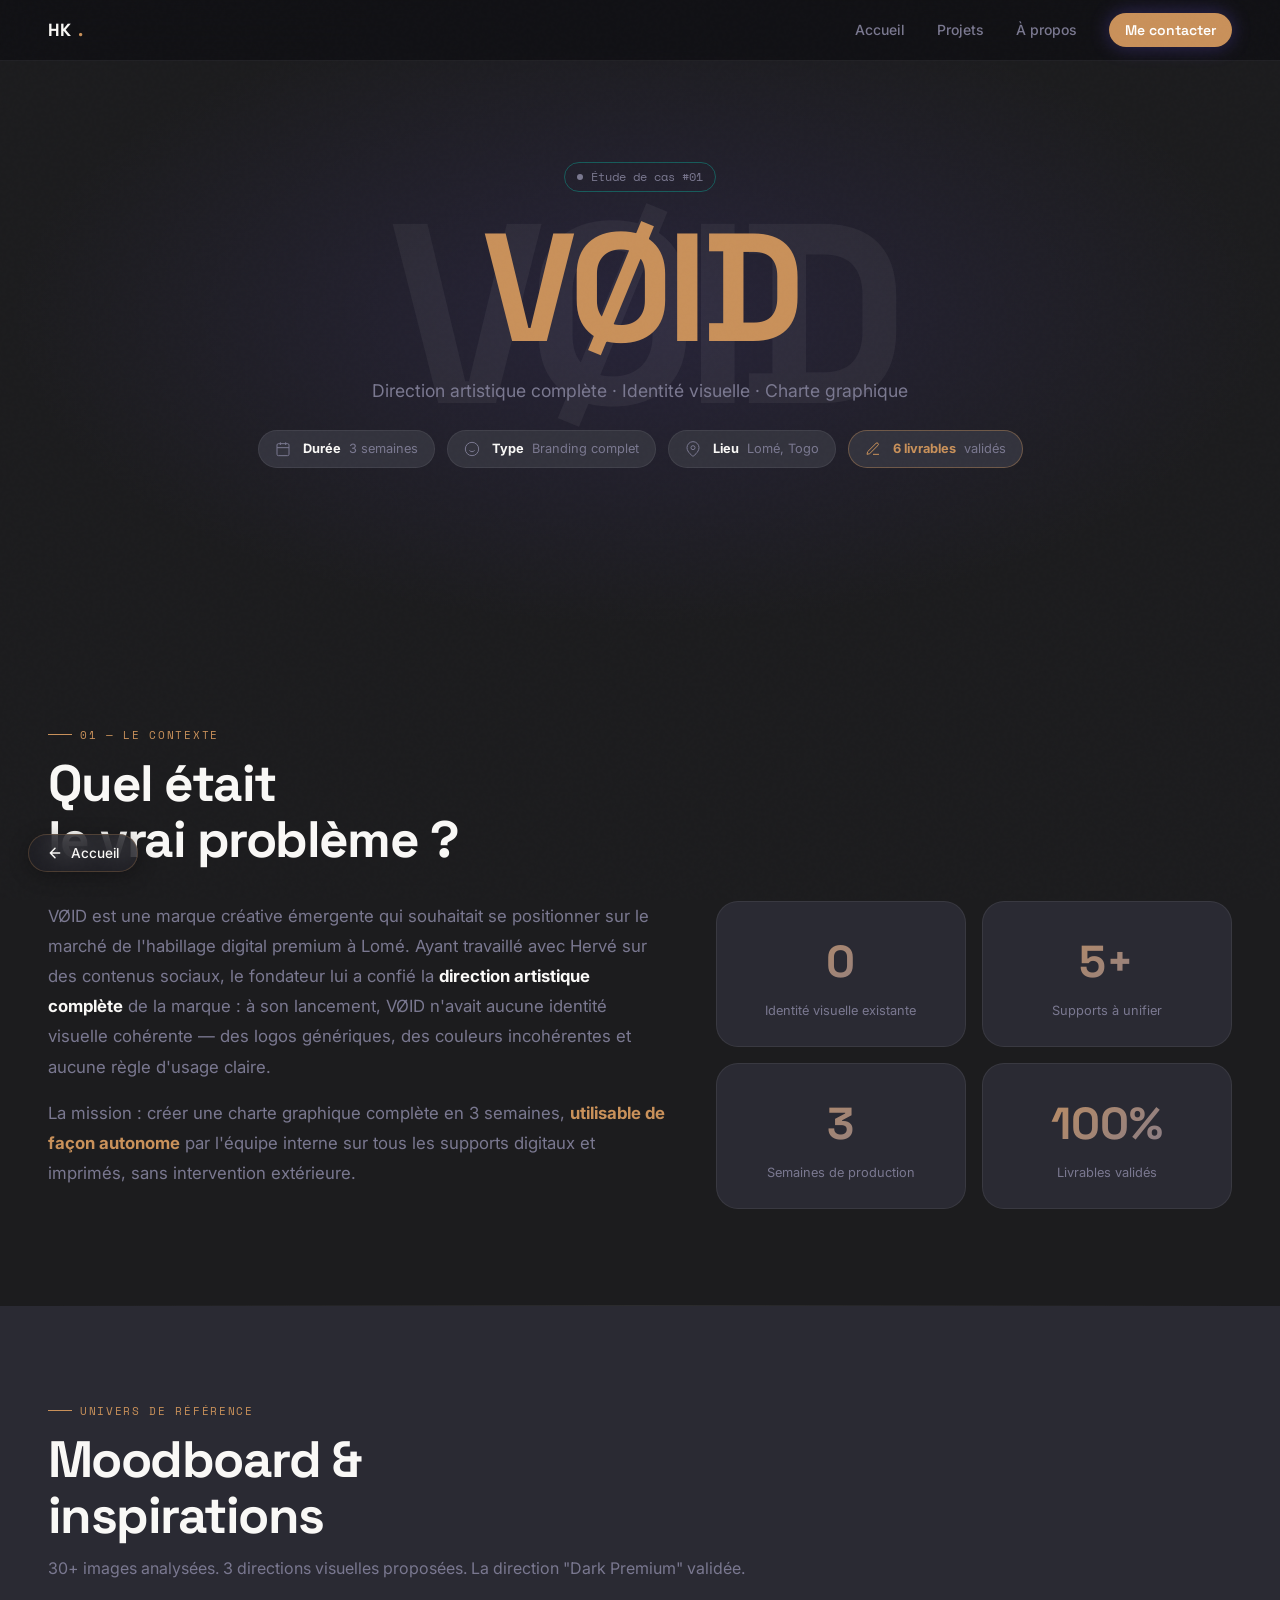
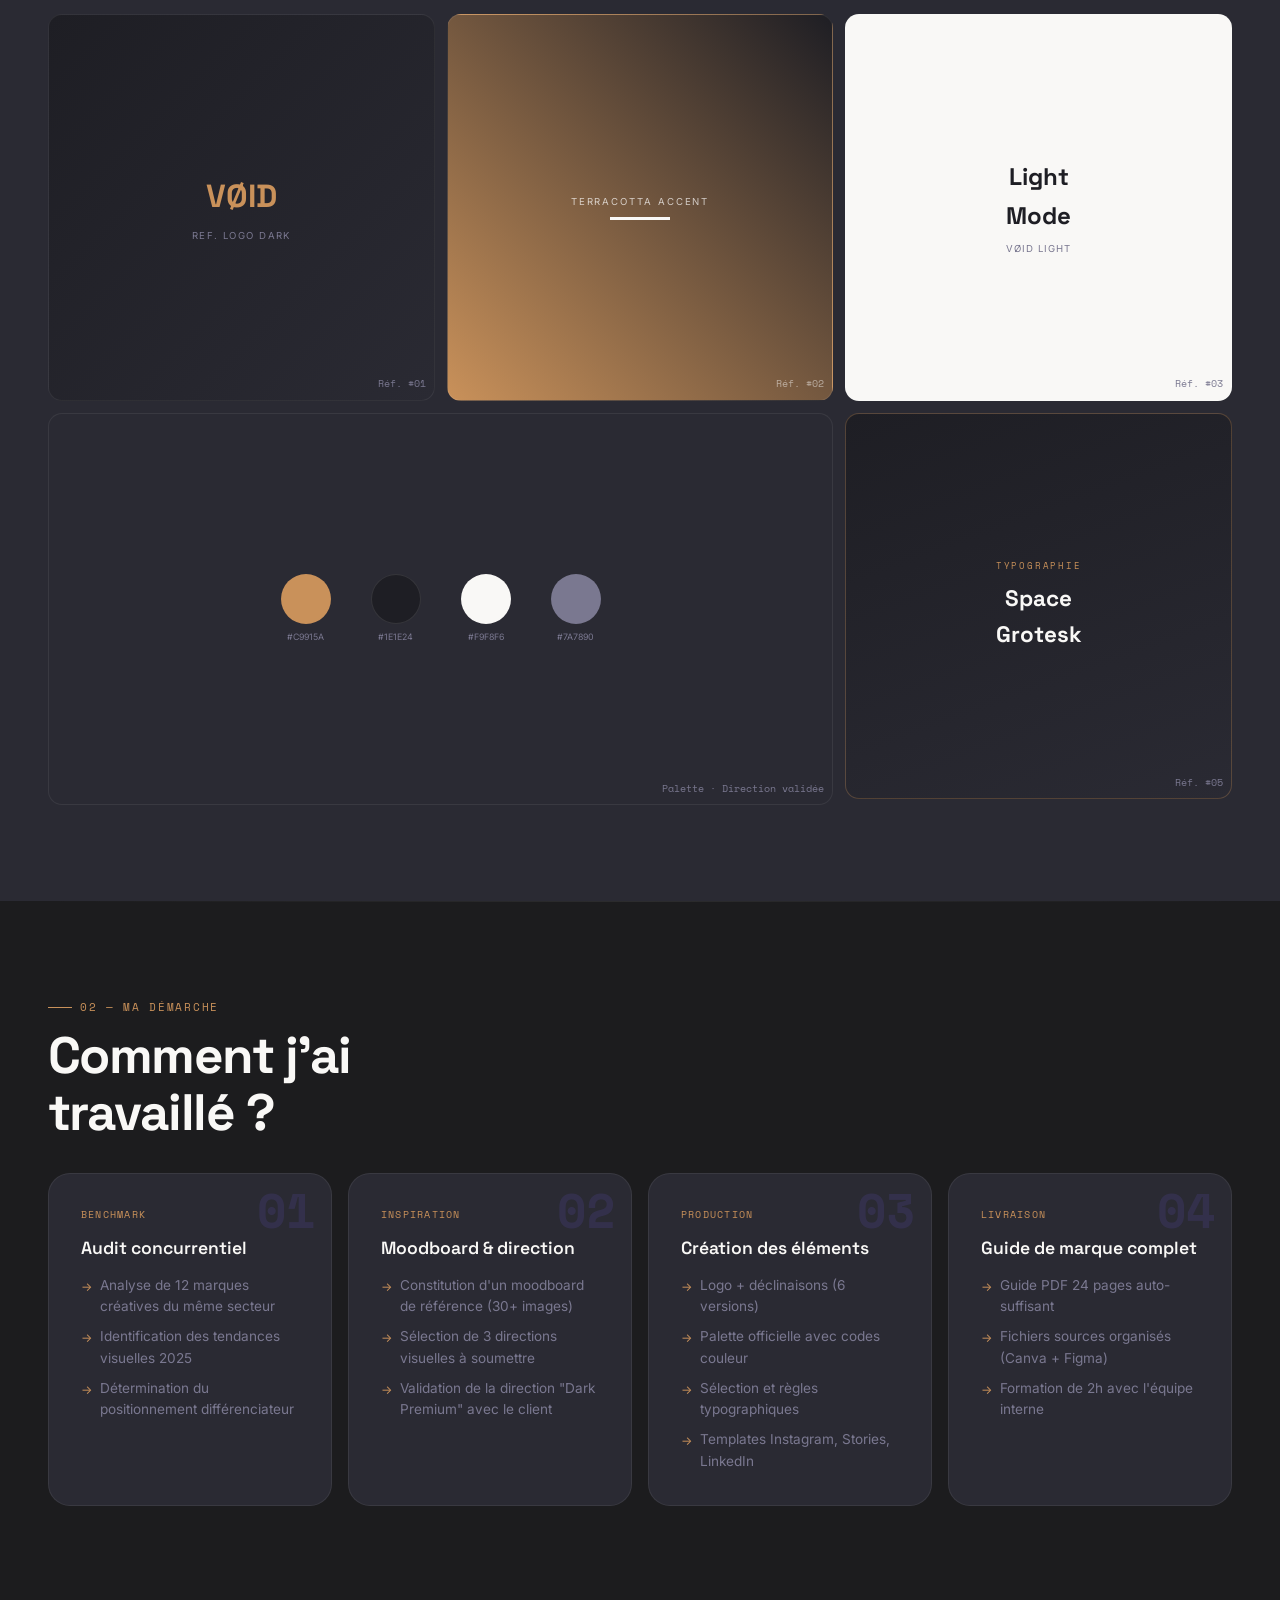
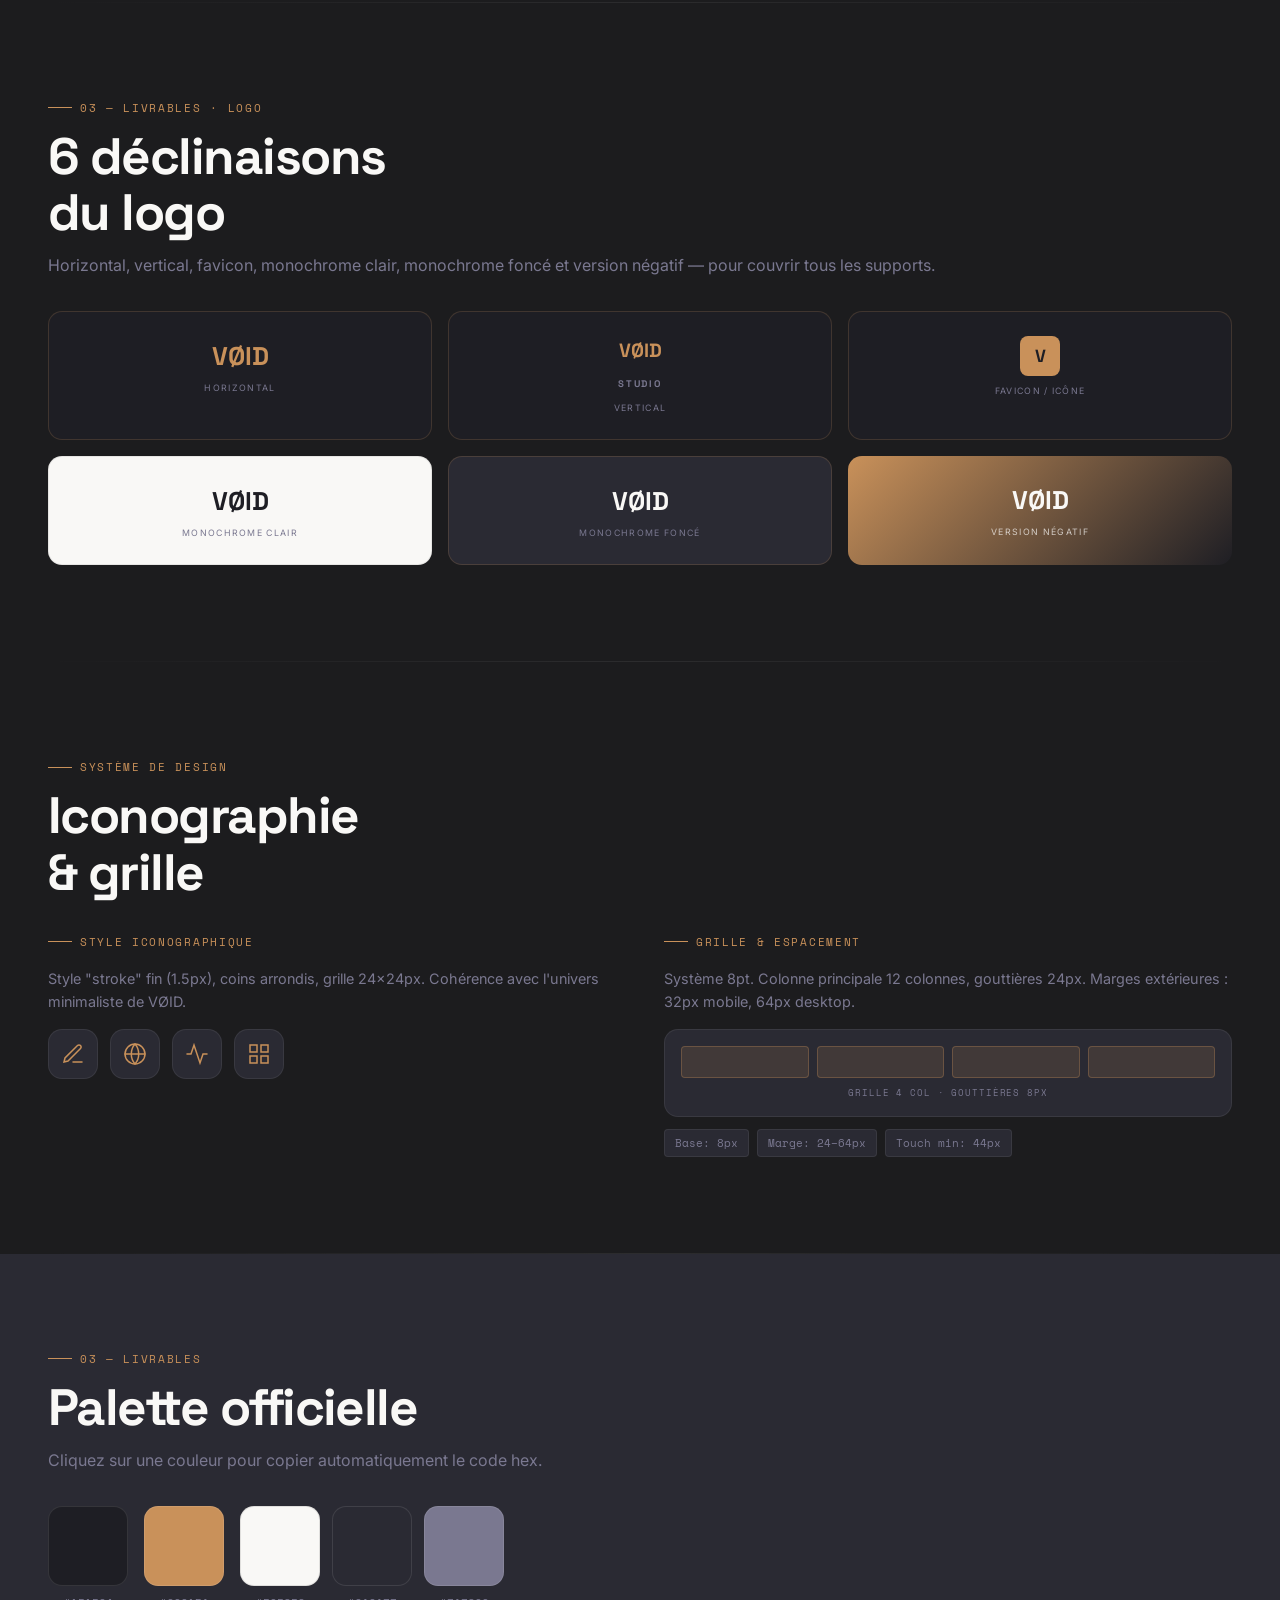
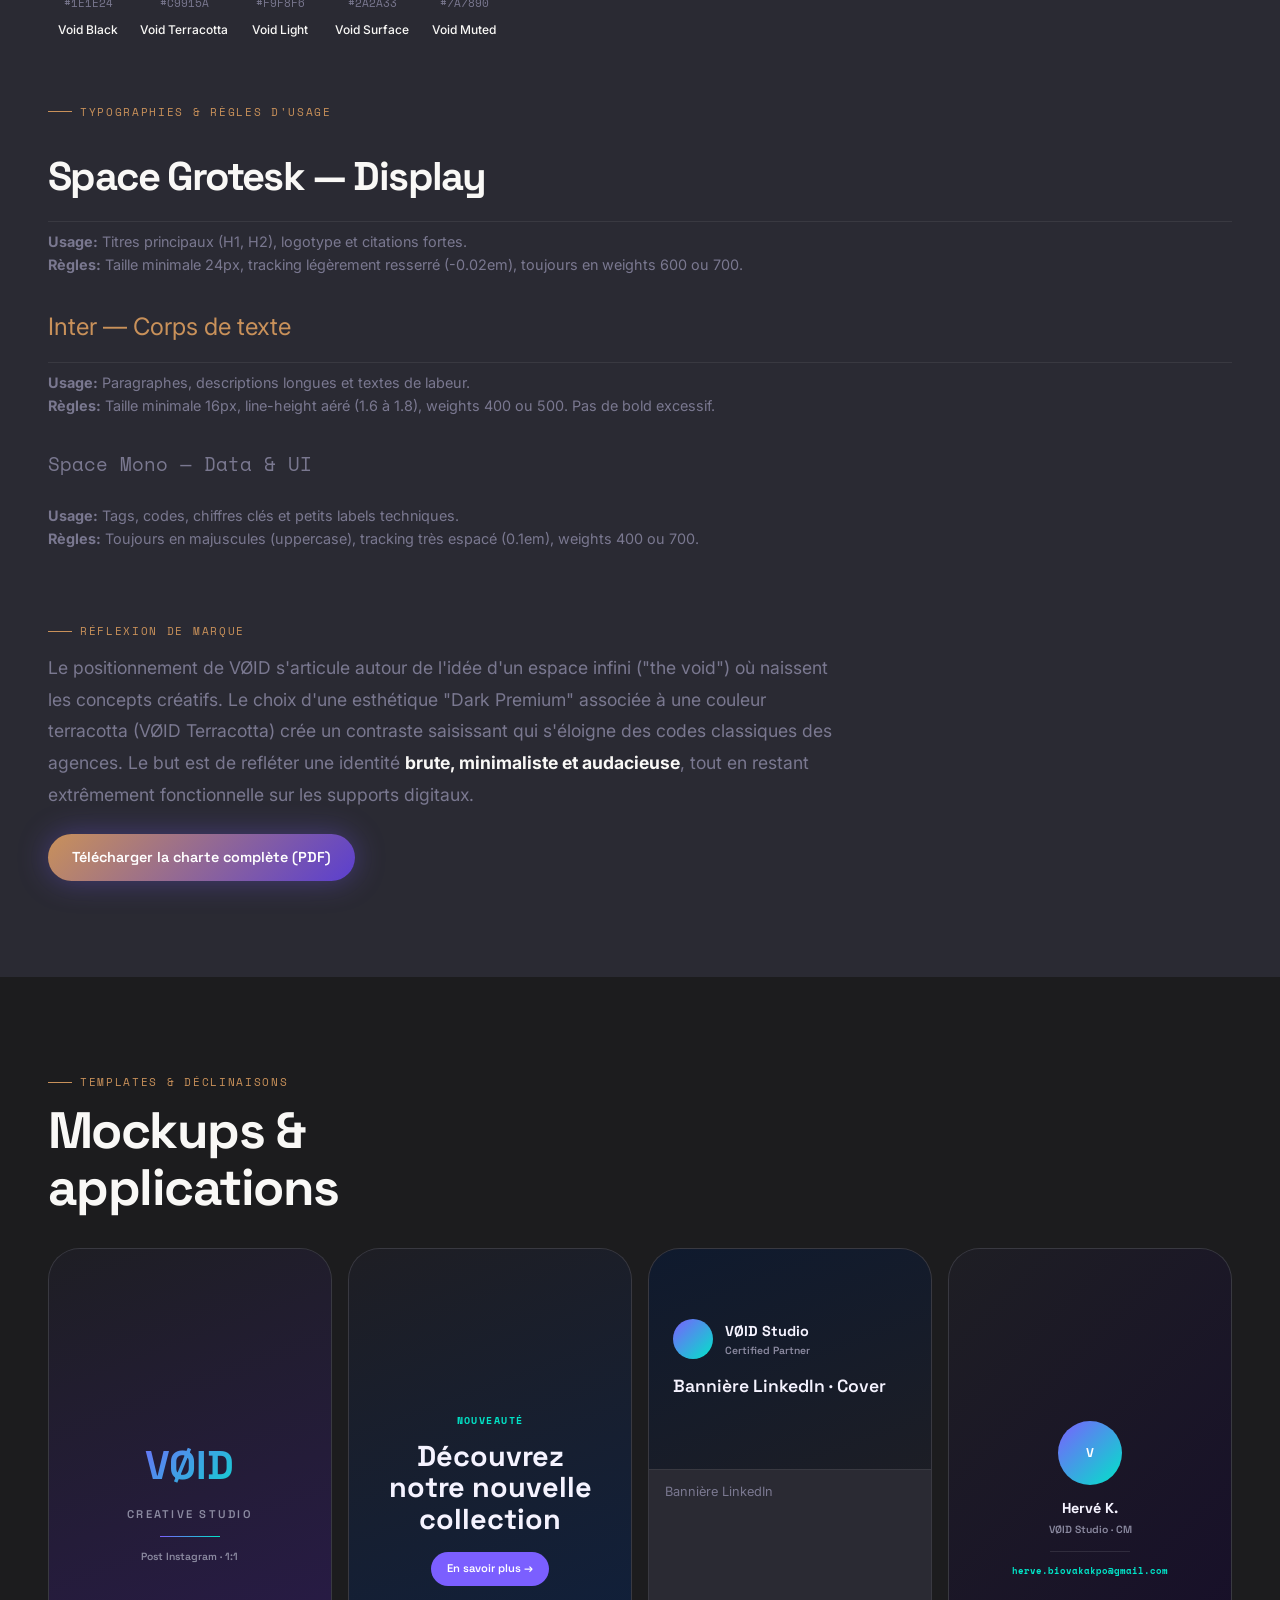
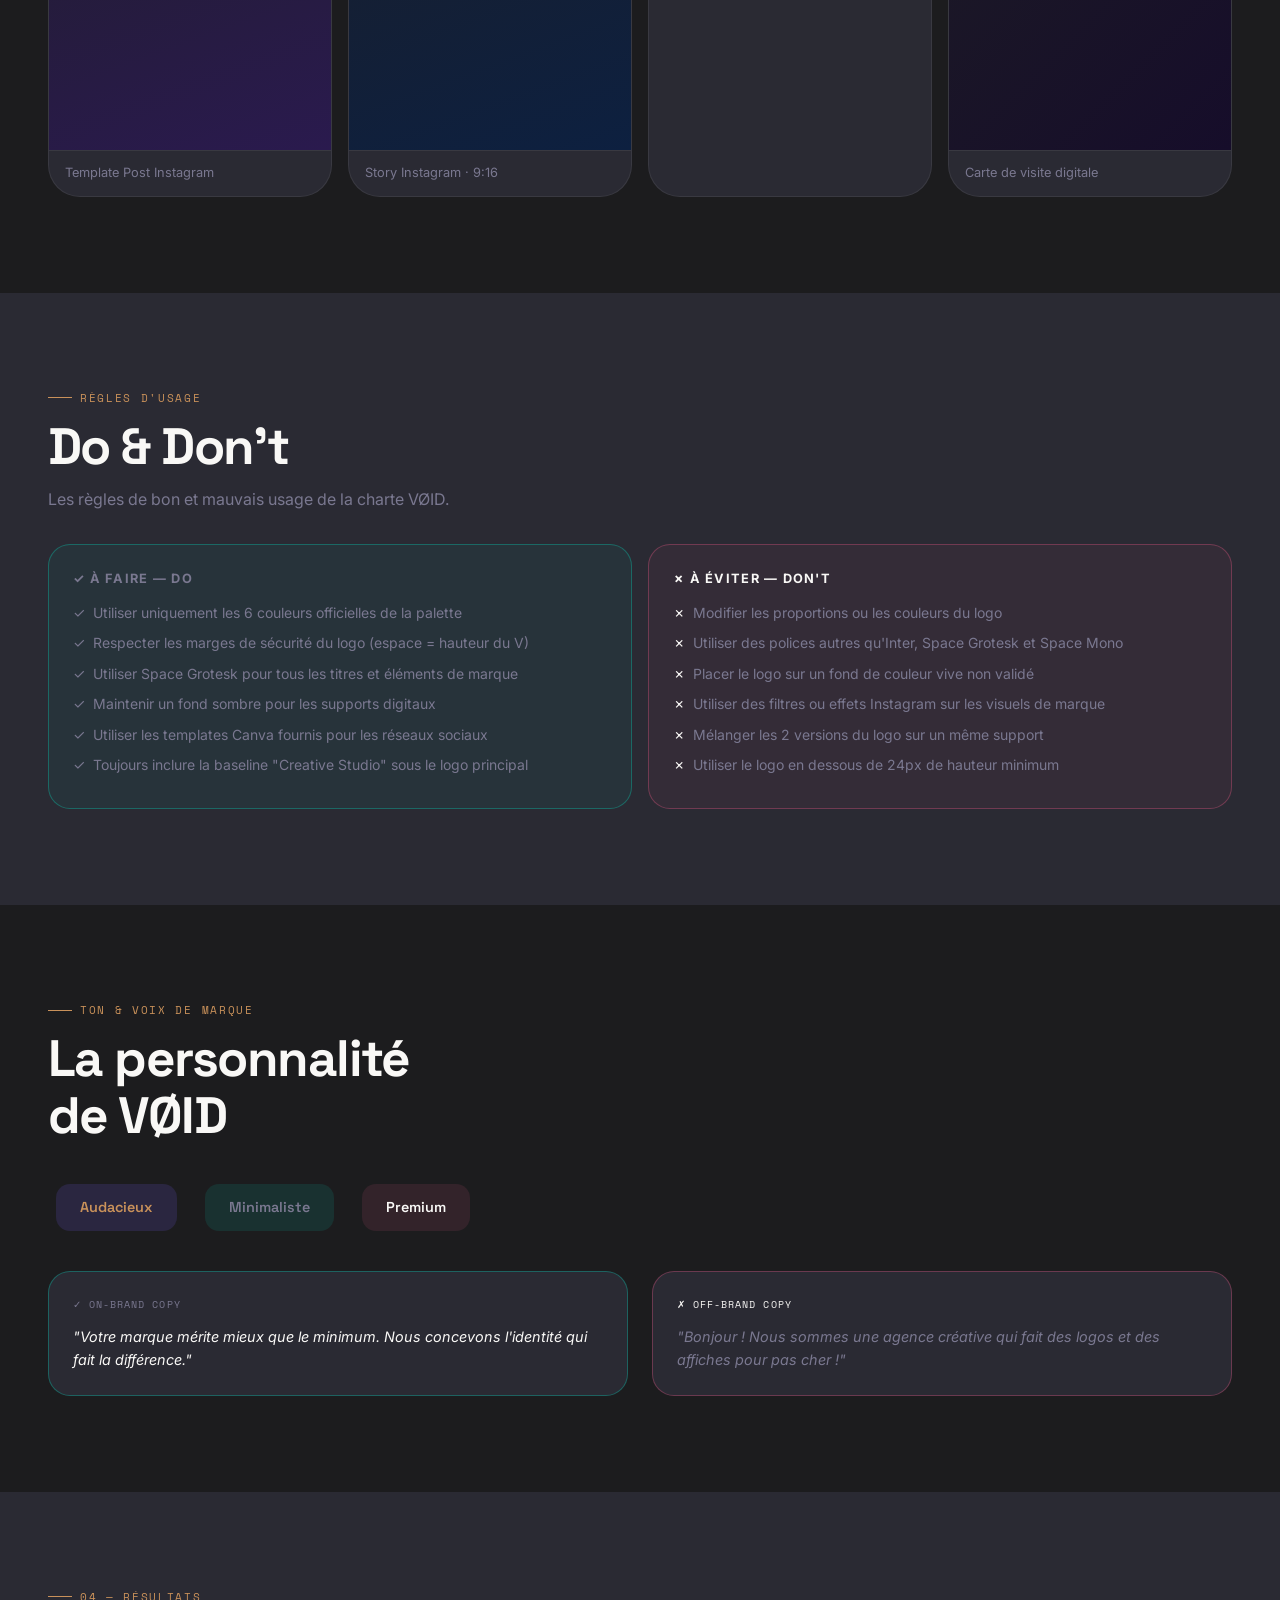
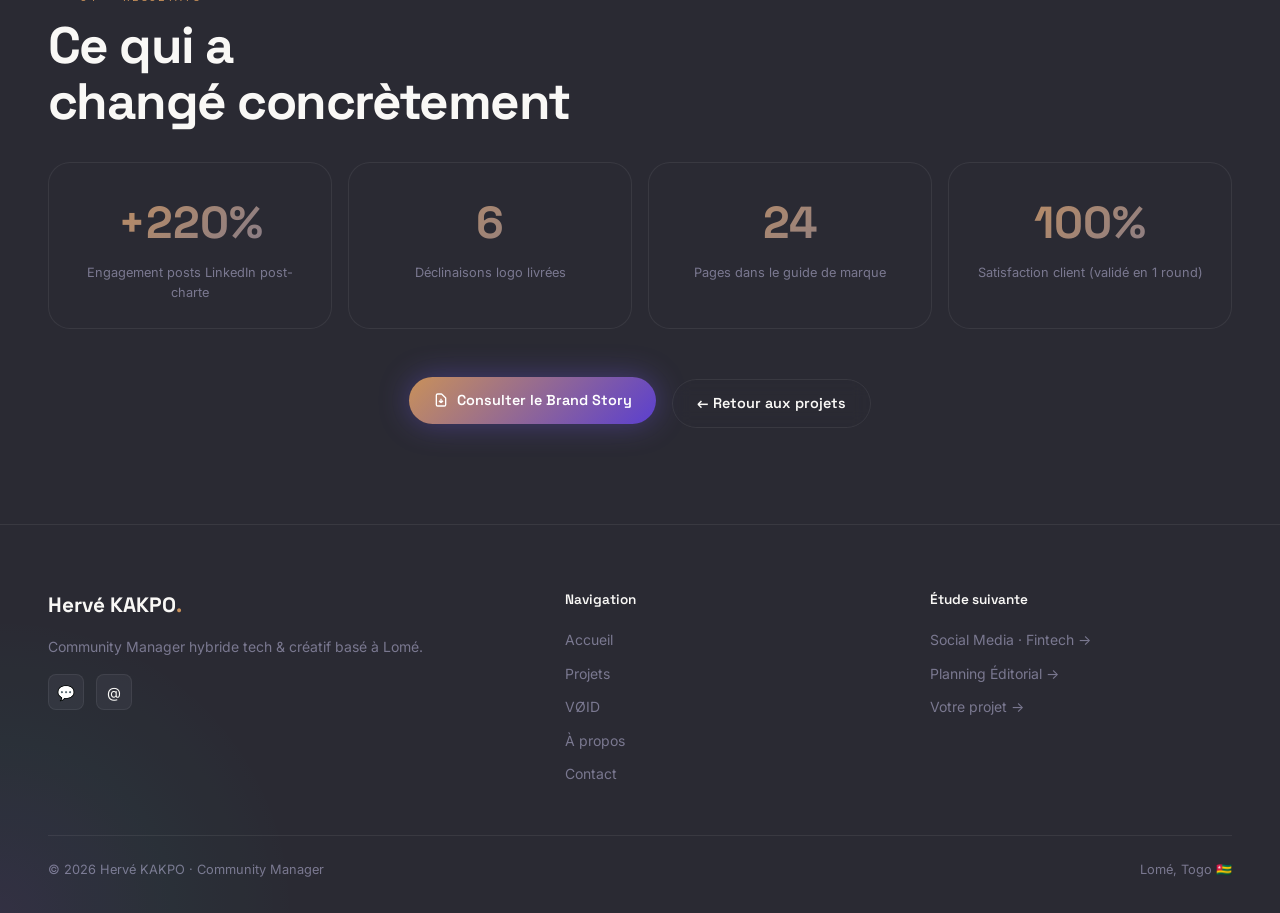
<file: void.html>
﻿<!DOCTYPE html>
<html lang="fr">
<head>
  <meta charset="UTF-8" />
  <meta name="viewport" content="width=device-width, initial-scale=1.0" />
  <title>VØID — Charte Graphique · Hervé KAKPO</title>
  <meta name="description" content="Étude de cas : création complète de l'identité visuelle VØID — logo, palette, typographies, templates et guide de marque." />
  <link rel="icon" href="data:image/svg+xml,<svg xmlns='http://www.w3.org/2000/svg' viewBox='0 0 100 100'><text y='.9em' font-size='90'>⚡</text></svg>" />
  <link rel="stylesheet" href="style.css" />
  <style>
    /* VOID-specific extras */
    .void-section { padding: var(--sp-9) var(--sp-7); }
    .void-section .section__inner { max-width: 1200px; margin: 0 auto; }

    .typo-display {
      font-family: var(--font-display);
      font-size: clamp(3rem, 8vw, 7rem);
      font-weight: 700;
      letter-spacing: -0.04em;
      line-height: 1;
      color: var(--clr-text);
      padding: var(--sp-5) 0;
      border-bottom: 1px solid var(--clr-border);
    }
    .typo-body {
      font-family: var(--font-body);
      font-size: clamp(1rem, 2vw, 1.4rem);
      color: var(--clr-muted);
      padding: var(--sp-4) 0;
      border-bottom: 1px solid var(--clr-border);
    }
    .typo-mono {
      font-family: var(--font-mono);
      font-size: clamp(0.9rem, 1.5vw, 1.1rem);
      color: var(--clr-accent-2);
      padding: var(--sp-4) 0;
    }

    .do-dont {
      display: grid;
      grid-template-columns: 1fr 1fr;
      gap: var(--sp-4);
    }
    .do-card, .dont-card {
      padding: var(--sp-5);
      border-radius: var(--r-lg);
      border: 1px solid;
    }
    .do-card   { border-color: rgba(0,229,200,0.3); background: rgba(0,229,200,0.05); }
    .dont-card { border-color: rgba(255,95,143,0.3); background: rgba(255,95,143,0.05); }
    .do-card .label   { color: var(--clr-accent-2); font-weight: 700; margin-bottom: var(--sp-3); font-size: 0.8rem; text-transform: uppercase; letter-spacing: 0.1em; }
    .dont-card .label { color: var(--clr-accent-3); font-weight: 700; margin-bottom: var(--sp-3); font-size: 0.8rem; text-transform: uppercase; letter-spacing: 0.1em; }

    .do-dont li {
      font-size: 0.875rem;
      color: var(--clr-muted);
      display: flex;
      align-items: flex-start;
      gap: var(--sp-2);
      margin-bottom: var(--sp-2);
    }
    .do-card li::before   { content: '✓'; color: var(--clr-accent-2); flex-shrink: 0; }
    .dont-card li::before { content: '✗'; color: var(--clr-accent-3); flex-shrink: 0; }

    .mockup-grid {
      display: grid;
      grid-template-columns: repeat(auto-fill, minmax(280px, 1fr));
      gap: var(--sp-4);
    }
    .mockup-item {
      background: var(--clr-surface);
      border: 1px solid var(--clr-border);
      border-radius: var(--r-xl);
      overflow: hidden;
      transition: all var(--t-med) var(--ease);
    }
    .mockup-item:hover { transform: translateY(-4px); box-shadow: var(--shadow-glow); }
    .mockup-screen {
      aspect-ratio: 9/16;
      display: flex;
      align-items: center;
      justify-content: center;
      font-family: var(--font-display);
      font-size: 0.8rem;
      font-weight: 600;
      color: var(--clr-muted);
      position: relative;
      overflow: hidden;
    }
    .mockup-label {
      padding: var(--sp-3) var(--sp-4);
      font-size: 0.8rem;
      color: var(--clr-muted);
      border-top: 1px solid var(--clr-border);
    }
    .brand-word {
      display: inline-flex;
      padding: var(--sp-3) var(--sp-5);
      border-radius: var(--r-md);
      font-family: var(--font-display);
      font-size: 0.9rem;
      font-weight: 600;
      margin: var(--sp-2);
    }

    @media(max-width:768px){
      .void-section { padding: var(--sp-7) var(--sp-5); }
      .do-dont { grid-template-columns: 1fr; }
      .palette { gap: var(--sp-2); }
      .palette__color { width: 60px; height: 60px; }
    }
  </style>
</head>
<body>

<!-- ========== NAVIGATION ========== -->
<nav class="nav" id="navbar">
  <a href="index.html" class="nav__logo">HK<span>.</span></a>
  <ul class="nav__links">
    <li><a href="index.html" class="nav__link">Accueil</a></li>
    <li><a href="projets.html" class="nav__link">Projets</a></li>
    <li><a href="a-propos.html" class="nav__link">À propos</a></li>
    <li><a href="contact.html" class="nav__link nav__cta">Me contacter</a></li>
  </ul>
  <button class="nav__burger" aria-label="Menu">
    <span></span><span></span><span></span>
  </button>
</nav>

<!-- ========== VOID HERO ========== -->
<section class="void-hero">
  <div class="void-logo-display">VØID</div>
  <div class="void-hero__content">
    <div class="hero__tag" style="margin:0 auto var(--sp-5);">Étude de cas #01</div>
    <h1 class="hero__name" style="font-size: clamp(4rem,12vw,10rem); text-align:center;">
      <span style="color:#C9915A;">VØID</span>
    </h1>
    <p style="font-size:1.1rem; color:var(--clr-muted); margin-top:var(--sp-3);">Direction artistique complète · Identité visuelle · Charte graphique</p>
    <div class="case-header__meta" style="justify-content:center; margin-top:var(--sp-5);">
      <div class="meta-pill"><svg style="vertical-align: middle; margin-right: 4px;" width="16" height="16" viewBox="0 0 24 24" fill="none" stroke="currentColor" stroke-width="1.5"><rect x="3" y="4" width="18" height="18" rx="2" ry="2"/><line x1="16" y1="2" x2="16" y2="6"/><line x1="8" y1="2" x2="8" y2="6"/><line x1="3" y1="10" x2="21" y2="10"/></svg> <strong>Durée</strong> 3 semaines</div>
      <div class="meta-pill"><svg style="vertical-align: middle; margin-right: 4px;" width="16" height="16" viewBox="0 0 24 24" fill="none" stroke="currentColor" stroke-width="1.5"><circle cx="12" cy="12" r="10"/><path d="M8 14s1.5 2 4 2 4-2 4-2M9 9h.01M15 9h.01"/></svg> <strong>Type</strong> Branding complet</div>
      <div class="meta-pill"><svg style="vertical-align: middle; margin-right: 4px;" width="16" height="16" viewBox="0 0 24 24" fill="none" stroke="currentColor" stroke-width="1.5"><path d="M21 10c0 7-9 13-9 13s-9-6-9-13a9 9 0 0118 0z"/><circle cx="12" cy="10" r="3"/></svg> <strong>Lieu</strong> Lomé, Togo</div>
      <div class="meta-pill" style="border-color: rgba(201,145,90,0.4);"><svg style="vertical-align: middle; margin-right: 4px;" width="16" height="16" viewBox="0 0 24 24" fill="none" stroke="#C9915A" stroke-width="1.5"><path d="M12 20h9M16.5 3.5a2.121 2.121 0 013 3L7 19l-4 1 1-4L16.5 3.5z"/></svg> <strong style="color:#C9915A;">6 livrables</strong> validés</div>
    </div>
  </div>
</section>

<!-- ========== 01 - CONTEXTE ========== -->
<section class="void-section">
  <div class="section__inner">
    <div class="section__label">01 — Le contexte</div>
    <h2 class="section__title reveal">Quel était<br>le vrai problème ?</h2>

    <div style="display:grid; grid-template-columns:1.2fr 1fr; gap:var(--sp-7); margin-top:var(--sp-6); align-items:start;">
      <div class="reveal">
        <p style="font-size:1.05rem; line-height:1.8; color:var(--clr-muted); margin-bottom:var(--sp-4);">
          VØID est une marque créative émergente qui souhaitait se positionner sur le marché de l'habillage digital premium à Lomé.
          Ayant travaillé avec Hervé sur des contenus sociaux, le fondateur lui a confié la <strong style="color:var(--clr-text);">direction artistique complète</strong> de la marque : à son lancement, VØID n'avait aucune identité visuelle cohérente — des logos génériques, des couleurs incohérentes et aucune règle d'usage claire.
        </p>
        <p style="font-size:1.05rem; line-height:1.8; color:var(--clr-muted);">
          La mission : créer une charte graphique complète en 3 semaines, <strong style="color:#C9915A;">utilisable de façon autonome</strong> par l'équipe interne sur tous les supports digitaux et imprimés, sans intervention extérieure.
        </p>
      </div>
      <div class="reveal" data-delay="100">
        <div class="kpis" style="grid-template-columns:1fr 1fr;">
          <div class="kpi">
            <div class="kpi__number">0</div>
            <div class="kpi__label">Identité visuelle existante</div>
          </div>
          <div class="kpi">
            <div class="kpi__number">5+</div>
            <div class="kpi__label">Supports à unifier</div>
          </div>
          <div class="kpi">
            <div class="kpi__number">3</div>
            <div class="kpi__label">Semaines de production</div>
          </div>
          <div class="kpi">
            <div class="kpi__number">100%</div>
            <div class="kpi__label">Livrables validés</div>
          </div>
        </div>
      </div>
    </div>
  </div>
</section>

<div class="divider" style="max-width:1200px;margin:0 auto;padding:0 var(--sp-7);"></div>

<!-- ========== MOODBOARD ========== -->
<section class="void-section" style="background:var(--clr-surface);">
  <div class="section__inner">
    <div class="section__label">Univers de référence</div>
    <h2 class="section__title reveal">Moodboard &<br>inspirations</h2>
    <p class="reveal" style="color:var(--clr-muted); margin-bottom:var(--sp-6);" data-delay="100">30+ images analysées. 3 directions visuelles proposées. La direction "Dark Premium" validée.</p>

    <div class="reveal" data-delay="150" style="display:grid; grid-template-columns: repeat(3, 1fr); gap:var(--sp-3);">
      <!-- Tuile 1 -->
      <div style="border-radius:var(--r-md); overflow:hidden; position:relative; aspect-ratio:1; background:linear-gradient(135deg,#1E1E24,#2A2A33); display:flex; align-items:center; justify-content:center; border:1px solid var(--clr-border); cursor:pointer; transition:transform 0.3s var(--ease);" onmouseover="this.style.transform='scale(1.03)'" onmouseout="this.style.transform='scale(1)'">
        <div style="text-align:center; padding:20px;">
          <div style="font-family:var(--font-display);font-size:2rem;font-weight:700;color:#C9915A;">VØID</div>
          <div style="font-size:0.6rem;color:var(--clr-muted);margin-top:6px;letter-spacing:0.15em;">REF. LOGO DARK</div>
        </div>
        <div style="position:absolute;bottom:8px;right:8px;font-size:0.6rem;color:var(--clr-muted);font-family:var(--font-mono);">Réf. #01</div>
      </div>
      <!-- Tuile 2 -->
      <div style="border-radius:var(--r-md); overflow:hidden; position:relative; aspect-ratio:1; background:linear-gradient(45deg,#C9915A,#1E1E24); display:flex; align-items:center; justify-content:center; border:1px solid var(--clr-border); cursor:pointer; transition:transform 0.3s var(--ease);" onmouseover="this.style.transform='scale(1.03)'" onmouseout="this.style.transform='scale(1)'">
        <div style="text-align:center; padding:20px;">
          <div style="font-size:0.6rem;color:rgba(255,255,255,0.7);letter-spacing:0.2em;margin-bottom:8px;">TERRACOTTA ACCENT</div>
          <div style="width:60px;height:3px;background:#F9F8F6;margin:0 auto;"></div>
        </div>
        <div style="position:absolute;bottom:8px;right:8px;font-size:0.6rem;color:rgba(255,255,255,0.5);font-family:var(--font-mono);">Réf. #02</div>
      </div>
      <!-- Tuile 3 -->
      <div style="border-radius:var(--r-md); overflow:hidden; position:relative; aspect-ratio:1; background:#F9F8F6; display:flex; align-items:center; justify-content:center; border:1px solid var(--clr-border); cursor:pointer; transition:transform 0.3s var(--ease);" onmouseover="this.style.transform='scale(1.03)'" onmouseout="this.style.transform='scale(1)'">
        <div style="text-align:center; padding:20px;">
          <div style="font-family:var(--font-display);font-size:1.5rem;font-weight:700;color:#1E1E24;">Light<br>Mode</div>
          <div style="font-size:0.6rem;color:#7A7890;margin-top:6px;letter-spacing:0.1em;">VØID LIGHT</div>
        </div>
        <div style="position:absolute;bottom:8px;right:8px;font-size:0.6rem;color:#7A7890;font-family:var(--font-mono);">Réf. #03</div>
      </div>
      <!-- Tuile 4 -->
      <div style="border-radius:var(--r-md); grid-column: span 2; overflow:hidden; position:relative; aspect-ratio:2/1; background:#2A2A33; display:flex; align-items:center; justify-content:center; border:1px solid var(--clr-border); cursor:pointer; transition:transform 0.3s var(--ease);" onmouseover="this.style.transform='scale(1.03)'" onmouseout="this.style.transform='scale(1)'">
        <div style="display:flex;gap:40px;align-items:center;">
          <div style="text-align:center;"><div style="width:50px;height:50px;background:#C9915A;border-radius:50%;"></div><div style="font-size:0.55rem;color:var(--clr-muted);margin-top:6px;">#C9915A</div></div>
          <div style="text-align:center;"><div style="width:50px;height:50px;background:#1E1E24;border-radius:50%;border:1px solid rgba(255,255,255,0.1);"></div><div style="font-size:0.55rem;color:var(--clr-muted);margin-top:6px;">#1E1E24</div></div>
          <div style="text-align:center;"><div style="width:50px;height:50px;background:#F9F8F6;border-radius:50%;"></div><div style="font-size:0.55rem;color:var(--clr-muted);margin-top:6px;">#F9F8F6</div></div>
          <div style="text-align:center;"><div style="width:50px;height:50px;background:#7A7890;border-radius:50%;"></div><div style="font-size:0.55rem;color:var(--clr-muted);margin-top:6px;">#7A7890</div></div>
        </div>
        <div style="position:absolute;bottom:8px;right:8px;font-size:0.6rem;color:var(--clr-muted);font-family:var(--font-mono);">Palette · Direction validée</div>
      </div>
      <!-- Tuile 5 -->
      <div style="border-radius:var(--r-md); overflow:hidden; position:relative; aspect-ratio:1; background:linear-gradient(160deg,#1E1E24,#2A2A33); display:flex; align-items:center; justify-content:center; border:1px solid rgba(201,145,90,0.3); cursor:pointer; transition:transform 0.3s var(--ease);" onmouseover="this.style.transform='scale(1.03)'" onmouseout="this.style.transform='scale(1)'">
        <div style="text-align:center; padding:20px;">
          <div style="font-family:var(--font-mono);font-size:0.55rem;color:#C9915A;letter-spacing:0.2em;margin-bottom:8px;">TYPOGRAPHIE</div>
          <div style="font-family:var(--font-display);font-size:1.4rem;font-weight:700;color:#F9F8F6;">Space<br>Grotesk</div>
        </div>
        <div style="position:absolute;bottom:8px;right:8px;font-size:0.6rem;color:var(--clr-muted);font-family:var(--font-mono);">Réf. #05</div>
      </div>
    </div>
  </div>
</section>

<div class="divider" style="max-width:1200px;margin:0 auto;padding:0 var(--sp-7);"></div>

<!-- ========== 02 - DÉMARCHE ========== -->
<section class="void-section">
  <div class="section__inner">
    <div class="section__label">02 — Ma démarche</div>
    <h2 class="section__title reveal">Comment j'ai<br>travaillé ?</h2>

    <div class="steps" style="margin-top:var(--sp-6);">
      <div class="step reveal" data-delay="0">
        <div class="step__number">01</div>
        <div class="step__label">Benchmark</div>
        <h3 class="step__title">Audit concurrentiel</h3>
        <ul class="step__list">
          <li>Analyse de 12 marques créatives du même secteur</li>
          <li>Identification des tendances visuelles 2025</li>
          <li>Détermination du positionnement différenciateur</li>
        </ul>
      </div>
      <div class="step reveal" data-delay="80">
        <div class="step__number">02</div>
        <div class="step__label">Inspiration</div>
        <h3 class="step__title">Moodboard & direction</h3>
        <ul class="step__list">
          <li>Constitution d'un moodboard de référence (30+ images)</li>
          <li>Sélection de 3 directions visuelles à soumettre</li>
          <li>Validation de la direction "Dark Premium" avec le client</li>
        </ul>
      </div>
      <div class="step reveal" data-delay="160">
        <div class="step__number">03</div>
        <div class="step__label">Production</div>
        <h3 class="step__title">Création des éléments</h3>
        <ul class="step__list">
          <li>Logo + déclinaisons (6 versions)</li>
          <li>Palette officielle avec codes couleur</li>
          <li>Sélection et règles typographiques</li>
          <li>Templates Instagram, Stories, LinkedIn</li>
        </ul>
      </div>
      <div class="step reveal" data-delay="240">
        <div class="step__number">04</div>
        <div class="step__label">Livraison</div>
        <h3 class="step__title">Guide de marque complet</h3>
        <ul class="step__list">
          <li>Guide PDF 24 pages auto-suffisant</li>
          <li>Fichiers sources organisés (Canva + Figma)</li>
          <li>Formation de 2h avec l'équipe interne</li>
        </ul>
      </div>
    </div>
  </div>
</section>

<div class="divider" style="max-width:1200px;margin:0 auto;padding:0 var(--sp-7);"></div>

<!-- ========== LOGO DÉCLINAISONS ========== -->
<section class="void-section">
  <div class="section__inner">
    <div class="section__label">03 — Livrables · Logo</div>
    <h2 class="section__title reveal">6 déclinaisons<br>du logo</h2>
    <p class="reveal" style="color:var(--clr-muted); margin-bottom:var(--sp-6);" data-delay="100">Horizontal, vertical, favicon, monochrome clair, monochrome foncé et version négatif — pour couvrir tous les supports.</p>

    <div style="display:grid; grid-template-columns: repeat(3, 1fr); gap:var(--sp-4);" class="reveal" data-delay="150">
      <div style="background:#1E1E24; border:1px solid rgba(201,145,90,0.2); border-radius:var(--r-md); padding:var(--sp-5); text-align:center;">
        <div style="font-family:var(--font-display);font-size:1.6rem;font-weight:700;color:#C9915A;">VØID</div>
        <div style="font-size:0.55rem;color:#7A7890;margin-top:4px;letter-spacing:0.15em;">HORIZONTAL</div>
      </div>
      <div style="background:#1E1E24; border:1px solid rgba(201,145,90,0.2); border-radius:var(--r-md); padding:var(--sp-5); text-align:center;">
        <div style="font-family:var(--font-display);font-size:1.2rem;font-weight:700;color:#C9915A;">VØID<br><span style="font-size:0.6rem;color:#7A7890;letter-spacing:0.2em;">STUDIO</span></div>
        <div style="font-size:0.55rem;color:#7A7890;margin-top:4px;letter-spacing:0.15em;">VERTICAL</div>
      </div>
      <div style="background:#1E1E24; border:1px solid rgba(201,145,90,0.2); border-radius:var(--r-md); padding:var(--sp-5); text-align:center;">
        <div style="width:40px;height:40px;background:#C9915A;border-radius:8px;display:flex;align-items:center;justify-content:center;margin:0 auto;font-family:var(--font-display);font-weight:700;color:#1E1E24;font-size:1.1rem;">V</div>
        <div style="font-size:0.55rem;color:#7A7890;margin-top:8px;letter-spacing:0.15em;">FAVICON / ICÔNE</div>
      </div>
      <div style="background:#F9F8F6; border:1px solid rgba(0,0,0,0.08); border-radius:var(--r-md); padding:var(--sp-5); text-align:center;">
        <div style="font-family:var(--font-display);font-size:1.6rem;font-weight:700;color:#1E1E24;">VØID</div>
        <div style="font-size:0.55rem;color:#7A7890;margin-top:4px;letter-spacing:0.15em;">MONOCHROME CLAIR</div>
      </div>
      <div style="background:#2A2A33; border:1px solid rgba(201,145,90,0.2); border-radius:var(--r-md); padding:var(--sp-5); text-align:center;">
        <div style="font-family:var(--font-display);font-size:1.6rem;font-weight:700;color:#F9F8F6;">VØID</div>
        <div style="font-size:0.55rem;color:#7A7890;margin-top:4px;letter-spacing:0.15em;">MONOCHROME FONCÉ</div>
      </div>
      <div style="background:linear-gradient(135deg,#C9915A,#1E1E24); border-radius:var(--r-md); padding:var(--sp-5); text-align:center;">
        <div style="font-family:var(--font-display);font-size:1.6rem;font-weight:700;color:#F9F8F6;">VØID</div>
        <div style="font-size:0.55rem;color:rgba(255,255,255,0.7);margin-top:4px;letter-spacing:0.15em;">VERSION NÉGATIF</div>
      </div>
    </div>
  </div>
</section>

<div class="divider" style="max-width:1200px;margin:0 auto;padding:0 var(--sp-7);"></div>

<!-- ========== ICONOGRAPHIE & GRILLE ========== -->
<section class="void-section">
  <div class="section__inner">
    <div class="section__label">Système de design</div>
    <h2 class="section__title reveal">Iconographie<br>& grille</h2>

    <div style="display:grid; grid-template-columns:1fr 1fr; gap:var(--sp-7); margin-top:var(--sp-6);">
      <!-- Icones -->
      <div class="reveal">
        <div class="section__label" style="margin-bottom:var(--sp-4);">Style iconographique</div>
        <p style="font-size:0.9rem;color:var(--clr-muted);margin-bottom:var(--sp-4);">Style "stroke" fin (1.5px), coins arrondis, grille 24×24px. Cohérence avec l'univers minimaliste de VØID.</p>
        <div style="display:flex;flex-wrap:wrap;gap:var(--sp-3);">
          <div style="background:var(--clr-surface);border:1px solid var(--clr-border);border-radius:var(--r-md);padding:var(--sp-3);display:flex;align-items:center;justify-content:center;">
            <svg width="24" height="24" viewBox="0 0 24 24" fill="none" stroke="#C9915A" stroke-width="1.5" stroke-linecap="round"><path d="M12 20h9M16.5 3.5a2.121 2.121 0 013 3L7 19l-4 1 1-4L16.5 3.5z"/></svg>
          </div>
          <div style="background:var(--clr-surface);border:1px solid var(--clr-border);border-radius:var(--r-md);padding:var(--sp-3);display:flex;align-items:center;justify-content:center;">
            <svg width="24" height="24" viewBox="0 0 24 24" fill="none" stroke="#C9915A" stroke-width="1.5" stroke-linecap="round"><circle cx="12" cy="12" r="10"/><path d="M2 12h20M12 2a15.3 15.3 0 010 20M12 2a15.3 15.3 0 000 20"/></svg>
          </div>
          <div style="background:var(--clr-surface);border:1px solid var(--clr-border);border-radius:var(--r-md);padding:var(--sp-3);display:flex;align-items:center;justify-content:center;">
            <svg width="24" height="24" viewBox="0 0 24 24" fill="none" stroke="#C9915A" stroke-width="1.5" stroke-linecap="round"><polyline points="22 12 18 12 15 21 9 3 6 12 2 12"/></svg>
          </div>
          <div style="background:var(--clr-surface);border:1px solid var(--clr-border);border-radius:var(--r-md);padding:var(--sp-3);display:flex;align-items:center;justify-content:center;">
            <svg width="24" height="24" viewBox="0 0 24 24" fill="none" stroke="#C9915A" stroke-width="1.5" stroke-linecap="round"><rect x="3" y="3" width="7" height="7"/><rect x="14" y="3" width="7" height="7"/><rect x="14" y="14" width="7" height="7"/><rect x="3" y="14" width="7" height="7"/></svg>
          </div>
        </div>
      </div>
      <!-- Grille -->
      <div class="reveal" data-delay="100">
        <div class="section__label" style="margin-bottom:var(--sp-4);">Grille & espacement</div>
        <p style="font-size:0.9rem;color:var(--clr-muted);margin-bottom:var(--sp-4);">Système 8pt. Colonne principale 12 colonnes, gouttières 24px. Marges extérieures : 32px mobile, 64px desktop.</p>
        <div style="background:var(--clr-surface);border:1px solid var(--clr-border);border-radius:var(--r-md);padding:var(--sp-4);">
          <div style="display:grid;grid-template-columns:repeat(4,1fr);gap:8px;">
            <div style="background:rgba(201,145,90,0.15);border:1px solid rgba(201,145,90,0.3);border-radius:4px;height:32px;"></div>
            <div style="background:rgba(201,145,90,0.15);border:1px solid rgba(201,145,90,0.3);border-radius:4px;height:32px;"></div>
            <div style="background:rgba(201,145,90,0.15);border:1px solid rgba(201,145,90,0.3);border-radius:4px;height:32px;"></div>
            <div style="background:rgba(201,145,90,0.15);border:1px solid rgba(201,145,90,0.3);border-radius:4px;height:32px;"></div>
          </div>
          <div style="font-family:var(--font-mono);font-size:0.55rem;color:var(--clr-muted);margin-top:8px;text-align:center;letter-spacing:0.1em;">GRILLE 4 COL · GOUTTIÈRES 8PX</div>
        </div>
        <div style="margin-top:var(--sp-3);display:flex;gap:var(--sp-2);flex-wrap:wrap;">
          <span style="background:var(--clr-surface);border:1px solid var(--clr-border);border-radius:4px;padding:4px 10px;font-size:0.7rem;font-family:var(--font-mono);color:var(--clr-muted);">Base: 8px</span>
          <span style="background:var(--clr-surface);border:1px solid var(--clr-border);border-radius:4px;padding:4px 10px;font-size:0.7rem;font-family:var(--font-mono);color:var(--clr-muted);">Marge: 24–64px</span>
          <span style="background:var(--clr-surface);border:1px solid var(--clr-border);border-radius:4px;padding:4px 10px;font-size:0.7rem;font-family:var(--font-mono);color:var(--clr-muted);">Touch min: 44px</span>
        </div>
      </div>
    </div>
  </div>
</section>

<div class="divider" style="max-width:1200px;margin:0 auto;padding:0 var(--sp-7);"></div>

<!-- ========== 03 - LIVRABLES — PALETTE ========== -->
<section class="void-section" style="background:var(--clr-surface);">
  <div class="section__inner">
    <div class="section__label">03 — Livrables</div>
    <h2 class="section__title reveal">Palette officielle</h2>
    <p class="reveal" style="color:var(--clr-muted); margin-bottom:var(--sp-6);" data-delay="100">Cliquez sur une couleur pour copier automatiquement le code hex.</p>

    <div class="palette reveal" data-delay="150">
      <div class="palette__swatch" data-hex="#1E1E24" onclick="navigator.clipboard.writeText('#1E1E24'); alert('Couleur copiée: #1E1E24');">
        <div class="palette__color" style="background:#1E1E24;"></div>
        <div class="palette__hex">#1E1E24</div>
        <div class="palette__name">Void Black</div>
      </div>
      <div class="palette__swatch" data-hex="#C9915A" onclick="navigator.clipboard.writeText('#C9915A'); alert('Couleur copiée: #C9915A');">
        <div class="palette__color" style="background:#C9915A;"></div>
        <div class="palette__hex">#C9915A</div>
        <div class="palette__name">Void Terracotta</div>
      </div>
      <div class="palette__swatch" data-hex="#F9F8F6" onclick="navigator.clipboard.writeText('#F9F8F6'); alert('Couleur copiée: #F9F8F6');">
        <div class="palette__color" style="background:#F9F8F6; border:1px solid rgba(0,0,0,0.1);"></div>
        <div class="palette__hex">#F9F8F6</div>
        <div class="palette__name">Void Light</div>
      </div>
      <div class="palette__swatch" data-hex="#2A2A33" onclick="navigator.clipboard.writeText('#2A2A33'); alert('Couleur copiée: #2A2A33');">
        <div class="palette__color" style="background:#2A2A33;"></div>
        <div class="palette__hex">#2A2A33</div>
        <div class="palette__name">Void Surface</div>
      </div>
      <div class="palette__swatch" data-hex="#7A7890" onclick="navigator.clipboard.writeText('#7A7890'); alert('Couleur copiée: #7A7890');">
        <div class="palette__color" style="background:#7A7890;"></div>
        <div class="palette__hex">#7A7890</div>
        <div class="palette__name">Void Muted</div>
      </div>
    </div>

    <!-- TYPOGRAPHIES -->
    <div style="margin-top:var(--sp-8);">
      <div class="section__label">Typographies & Règles d'usage</div>
      <div class="reveal">
        <div class="typo-display" style="font-family: var(--font-display); font-size: 2.5rem; color: #F9F8F6; margin-bottom: 8px;">Space Grotesk — Display</div>
        <p style="font-size:0.9rem;color:var(--clr-muted);padding-bottom:var(--sp-4);"><strong>Usage:</strong> Titres principaux (H1, H2), logotype et citations fortes.<br><strong>Règles:</strong> Taille minimale 24px, tracking légèrement resserré (-0.02em), toujours en weights 600 ou 700.</p>
        
        <div class="typo-body" style="font-family: var(--font-body); font-size: 1.5rem; color: #C9915A; margin-bottom: 8px;">Inter — Corps de texte</div>
        <p style="font-size:0.9rem;color:var(--clr-muted);padding-bottom:var(--sp-4);"><strong>Usage:</strong> Paragraphes, descriptions longues et textes de labeur.<br><strong>Règles:</strong> Taille minimale 16px, line-height aéré (1.6 à 1.8), weights 400 ou 500. Pas de bold excessif.</p>
        
        <div class="typo-mono" style="font-family: var(--font-mono); font-size: 1.2rem; color: #7A7890; margin-bottom: 8px;">Space Mono — Data & UI</div>
        <p style="font-size:0.9rem;color:var(--clr-muted);padding-bottom:var(--sp-2);"><strong>Usage:</strong> Tags, codes, chiffres clés et petits labels techniques.<br><strong>Règles:</strong> Toujours en majuscules (uppercase), tracking très espacé (0.1em), weights 400 ou 700.</p>
      </div>
    </div>
    
    <!-- REFLEXION DE MARQUE -->
    <div style="margin-top:var(--sp-8);">
      <div class="section__label">Réflexion de marque</div>
      <p class="reveal" style="font-size:1.1rem; line-height:1.8; color:var(--clr-muted); max-width:800px;">
        Le positionnement de VØID s'articule autour de l'idée d'un espace infini ("the void") où naissent les concepts créatifs. Le choix d'une esthétique "Dark Premium" associée à une couleur terracotta (VØID Terracotta) crée un contraste saisissant qui s'éloigne des codes classiques des agences. Le but est de refléter une identité <strong style="color:var(--clr-text);">brute, minimaliste et audacieuse</strong>, tout en restant extrêmement fonctionnelle sur les supports digitaux.
      </p>
      
      <!-- BOUTON DE TELECHARGEMENT -->
      <div class="reveal" style="margin-top:var(--sp-5);">
        <a href="#" class="btn btn-primary" onclick="alert('Téléchargement du PDF de la charte en cours...'); return false;">Télécharger la charte complète (PDF)</a>
      </div>
    </div>
  </div>
</section>

<!-- ========== MOCKUPS ========== -->
<section class="void-section">
  <div class="section__inner">
    <div class="section__label">Templates & déclinaisons</div>
    <h2 class="section__title reveal">Mockups &amp;<br>applications</h2>

    <div class="mockup-grid" style="margin-top:var(--sp-6);">
      <div class="mockup-item reveal" data-delay="0">
        <div class="mockup-screen" style="background:linear-gradient(160deg,#1E1E24,#2a1a4e); min-height:320px;">
          <div style="text-align:center; padding:var(--sp-5);">
            <div style="font-family:var(--font-display);font-size:2.5rem;font-weight:700;background:linear-gradient(135deg,#7B5FFF,#00E5C8);-webkit-background-clip:text;-webkit-text-fill-color:transparent;background-clip:text;">VØID</div>
            <div style="font-size:0.7rem;color:#8B8AA0;margin-top:var(--sp-2);letter-spacing:0.2em;">CREATIVE STUDIO</div>
            <div style="width:60px;height:1px;background:linear-gradient(90deg,#7B5FFF,#00E5C8);margin:var(--sp-3) auto;"></div>
            <div style="font-size:0.65rem;color:#8B8AA0;">Post Instagram · 1:1</div>
          </div>
        </div>
        <div class="mockup-label">Template Post Instagram</div>
      </div>

      <div class="mockup-item reveal" data-delay="80">
        <div class="mockup-screen" style="background:linear-gradient(160deg,#1E1E24,#0d2040); min-height:320px;">
          <div style="text-align:center; padding:var(--sp-5);">
            <div style="font-family:var(--font-mono);font-size:0.6rem;color:#00E5C8;letter-spacing:0.15em;margin-bottom:var(--sp-3);">NOUVEAUTÉ</div>
            <div style="font-family:var(--font-display);font-size:1.8rem;font-weight:700;color:#F5F3FF;line-height:1.1;">Découvrez<br>notre nouvelle<br>collection</div>
            <div style="margin-top:var(--sp-4);padding:var(--sp-2) var(--sp-4);background:#7B5FFF;border-radius:99px;display:inline-block;font-size:0.7rem;font-weight:600;color:#fff;">En savoir plus →</div>
          </div>
        </div>
        <div class="mockup-label">Story Instagram · 9:16</div>
      </div>

      <div class="mockup-item reveal" data-delay="160">
        <div class="mockup-screen" style="background:linear-gradient(160deg,#0f1a2e,#1E1E24); aspect-ratio:1.91/1; min-height:220px;">
          <div style="text-align:left; padding:var(--sp-5); width:100%;">
            <div style="display:flex;align-items:center;gap:var(--sp-3);margin-bottom:var(--sp-4);">
              <div style="width:40px;height:40px;border-radius:50%;background:linear-gradient(135deg,#7B5FFF,#00E5C8);"></div>
              <div>
                <div style="font-family:var(--font-display);font-size:0.9rem;font-weight:700;color:#F5F3FF;">VØID Studio</div>
                <div style="font-size:0.65rem;color:#8B8AA0;">Certified Partner</div>
              </div>
            </div>
            <div style="font-family:var(--font-display);font-size:1.1rem;font-weight:600;color:#F5F3FF;line-height:1.3;">Bannière LinkedIn · Cover</div>
          </div>
        </div>
        <div class="mockup-label">Bannière LinkedIn</div>
      </div>

      <div class="mockup-item reveal" data-delay="240">
        <div class="mockup-screen" style="background:linear-gradient(135deg,#1E1E24,#160d2a); min-height:220px;">
          <div style="text-align:center; padding:var(--sp-5);">
            <div style="width:64px;height:64px;border-radius:50%;background:linear-gradient(135deg,#7B5FFF,#00E5C8);margin:0 auto var(--sp-3); display:flex;align-items:center;justify-content:center;font-family:var(--font-display);font-weight:700;color:#fff;">V</div>
            <div style="font-family:var(--font-display);font-size:0.9rem;font-weight:700;color:#F5F3FF;">Hervé K.</div>
            <div style="font-size:0.65rem;color:#8B8AA0;margin-top:2px;">VØID Studio · CM</div>
            <div style="width:80px;height:1px;background:rgba(255,255,255,0.1);margin:var(--sp-3) auto;"></div>
            <div style="font-family:var(--font-mono);font-size:0.55rem;color:#00E5C8;">herve.biovakakpo@gmail.com</div>
          </div>
        </div>
        <div class="mockup-label">Carte de visite digitale</div>
      </div>
    </div>
  </div>
</section>

<!-- ========== DO / DON'T ========== -->
<section class="void-section" style="background:var(--clr-surface);">
  <div class="section__inner">
    <div class="section__label">Règles d'usage</div>
    <h2 class="section__title reveal">Do &amp; Don't</h2>
    <p class="reveal" style="color:var(--clr-muted);margin-bottom:var(--sp-6);" data-delay="100">Les règles de bon et mauvais usage de la charte VØID.</p>

    <div class="do-dont reveal" data-delay="150">
      <div class="do-card">
        <div class="label">✓ À faire — DO</div>
        <ul>
          <li>Utiliser uniquement les 6 couleurs officielles de la palette</li>
          <li>Respecter les marges de sécurité du logo (espace = hauteur du V)</li>
          <li>Utiliser Space Grotesk pour tous les titres et éléments de marque</li>
          <li>Maintenir un fond sombre pour les supports digitaux</li>
          <li>Utiliser les templates Canva fournis pour les réseaux sociaux</li>
          <li>Toujours inclure la baseline "Creative Studio" sous le logo principal</li>
        </ul>
      </div>
      <div class="dont-card">
        <div class="label">✗ À éviter — DON'T</div>
        <ul>
          <li>Modifier les proportions ou les couleurs du logo</li>
          <li>Utiliser des polices autres qu'Inter, Space Grotesk et Space Mono</li>
          <li>Placer le logo sur un fond de couleur vive non validé</li>
          <li>Utiliser des filtres ou effets Instagram sur les visuels de marque</li>
          <li>Mélanger les 2 versions du logo sur un même support</li>
          <li>Utiliser le logo en dessous de 24px de hauteur minimum</li>
        </ul>
      </div>
    </div>
  </div>
</section>

<!-- ========== TON & VOIX ========== -->
<section class="void-section">
  <div class="section__inner">
    <div class="section__label">Ton & voix de marque</div>
    <h2 class="section__title reveal">La personnalité<br>de VØID</h2>

    <div style="display:flex; flex-wrap:wrap; gap:var(--sp-3); margin-top:var(--sp-6);" class="reveal">
      <span class="brand-word" style="background:rgba(123,95,255,0.15);color:var(--clr-accent);">Audacieux</span>
      <span class="brand-word" style="background:rgba(0,229,200,0.1);color:var(--clr-accent-2);">Minimaliste</span>
      <span class="brand-word" style="background:rgba(255,95,143,0.1);color:var(--clr-accent-3);">Premium</span>
    </div>

    <div style="display:grid;grid-template-columns:1fr 1fr;gap:var(--sp-5);margin-top:var(--sp-6);" class="reveal" data-delay="100">
      <div style="background:var(--clr-surface);border:1px solid rgba(0,229,200,0.3);border-radius:var(--r-lg);padding:var(--sp-5);">
        <div style="font-family:var(--font-mono);font-size:0.65rem;color:var(--clr-accent-2);text-transform:uppercase;letter-spacing:0.1em;margin-bottom:var(--sp-3);">✓ On-brand copy</div>
        <p style="font-size:0.9rem;font-style:italic;color:var(--clr-text);line-height:1.6;">"Votre marque mérite mieux que le minimum. Nous concevons l'identité qui fait la différence."</p>
      </div>
      <div style="background:var(--clr-surface);border:1px solid rgba(255,95,143,0.3);border-radius:var(--r-lg);padding:var(--sp-5);">
        <div style="font-family:var(--font-mono);font-size:0.65rem;color:var(--clr-accent-3);text-transform:uppercase;letter-spacing:0.1em;margin-bottom:var(--sp-3);">✗ Off-brand copy</div>
        <p style="font-size:0.9rem;font-style:italic;color:var(--clr-muted);line-height:1.6;">"Bonjour ! Nous sommes une agence créative qui fait des logos et des affiches pour pas cher !"</p>
      </div>
    </div>
  </div>
</section>

<!-- ========== 04 - RÉSULTATS ========== -->
<section class="void-section" style="background:var(--clr-surface);">
  <div class="section__inner">
    <div class="section__label">04 — Résultats</div>
    <h2 class="section__title reveal">Ce qui a<br>changé concrètement</h2>

    <div class="kpis" style="margin-top:var(--sp-6);">
      <div class="kpi reveal" data-delay="0">
        <div class="kpi__number">+220%</div>
        <div class="kpi__label">Engagement posts LinkedIn post-charte</div>
      </div>
      <div class="kpi reveal" data-delay="80">
        <div class="kpi__number">6</div>
        <div class="kpi__label">Déclinaisons logo livrées</div>
      </div>
      <div class="kpi reveal" data-delay="160">
        <div class="kpi__number">24</div>
        <div class="kpi__label">Pages dans le guide de marque</div>
      </div>
      <div class="kpi reveal" data-delay="240">
        <div class="kpi__number">100%</div>
        <div class="kpi__label">Satisfaction client (validé en 1 round)</div>
      </div>
    </div>

    <div style="margin-top:var(--sp-7); text-align:center;" class="reveal" data-delay="300">
      <a href="void_brand_story.html" class="btn btn-primary" style="margin-right:var(--sp-3);" target="_blank" rel="noopener">
        <svg viewBox="0 0 24 24" fill="none" stroke="currentColor" stroke-width="2"><path d="M12 10v6m0 0l-3-3m3 3l3-3m2 8H7a2 2 0 01-2-2V5a2 2 0 012-2h5.586a1 1 0 01.707.293l5.414 5.414a1 1 0 01.293.707V19a2 2 0 01-2 2z"/></svg>
        Consulter le Brand Story
      </a>
      <a href="javascript:history.length > 1 ? history.back() : location.href='index.html#projets'" class="btn btn-outline">← Retour aux projets</a>
    </div>
  </div>
</section>

<!-- ========== FOOTER ========== -->
<footer>
  <div class="footer__inner">
    <div>
      <div class="footer__brand-name">Hervé KAKPO<span style="color:var(--clr-accent)">.</span></div>
      <p class="footer__brand-desc">Community Manager hybride tech &amp; créatif basé à Lomé.</p>
      <div class="footer__socials">
        
        <a href="#" class="social-link" aria-label="WhatsApp">💬</a>
        <a href="mailto:herve.biovakakpo@gmail.com" class="social-link" aria-label="Email">@</a>
      </div>
    </div>
    <div>
      <div class="footer__heading">Navigation</div>
      <ul class="footer__links">
        <li><a href="index.html">Accueil</a></li>
        <li><a href="projets.html">Projets</a></li>
        <li><a href="void.html">VØID</a></li>
        <li><a href="a-propos.html">À propos</a></li>
        <li><a href="contact.html">Contact</a></li>
      </ul>
    </div>
    <div>
      <div class="footer__heading">Étude suivante</div>
      <ul class="footer__links">
        <li><a href="projets.html">Social Media · Fintech →</a></li>
        <li><a href="projets.html">Planning Éditorial →</a></li>
        <li><a href="contact.html">Votre projet →</a></li>
      </ul>
    </div>
  </div>
  <div class="footer__bottom" style="max-width:1200px;margin:0 auto;">
    <span>© 2026 Hervé KAKPO · Community Manager</span>
    <span>Lomé, Togo 🇹🇬</span>
  </div>
</footer>

<script src="main.js"></script>
</body>
</html>
</file>
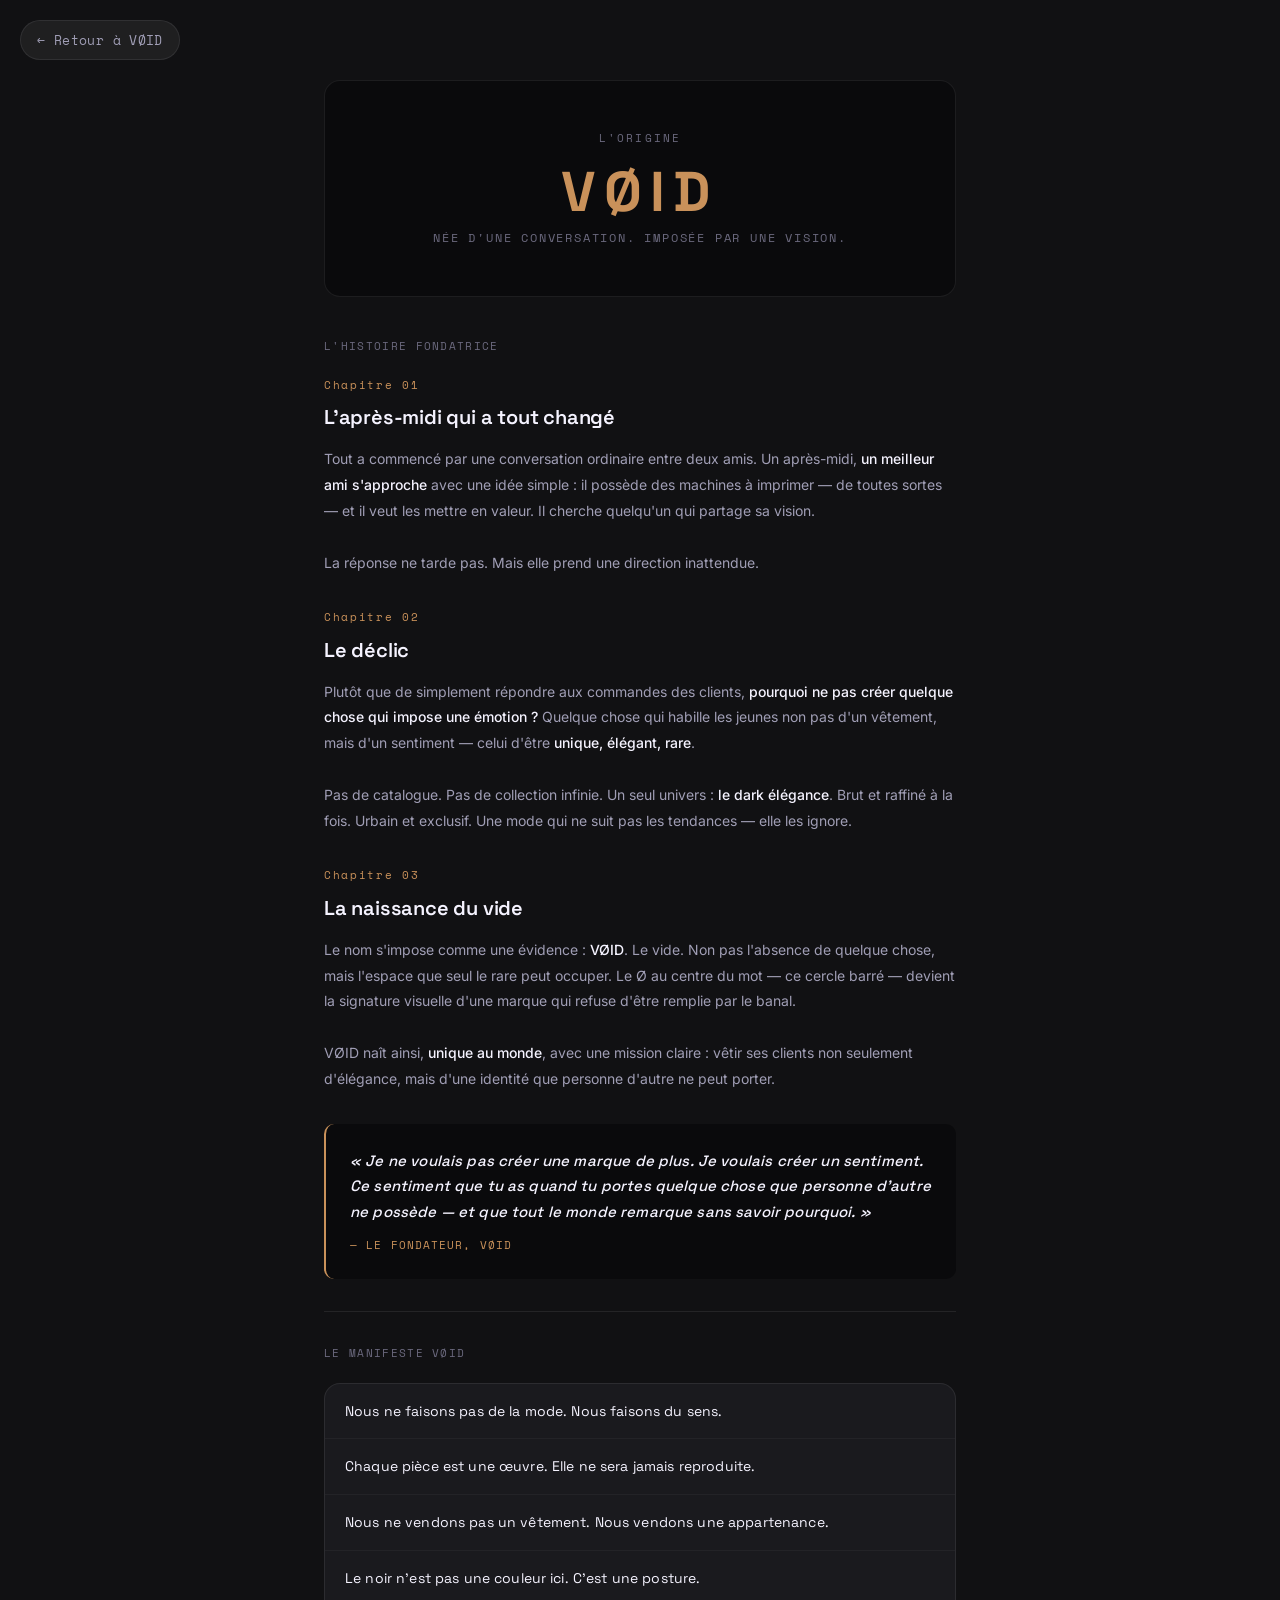
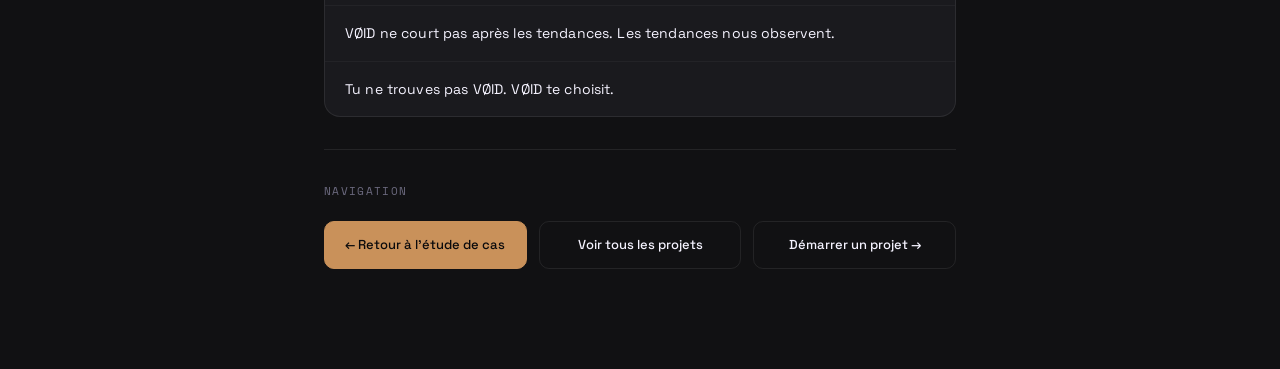
<file: void_brand_story.html>
<!DOCTYPE html>
<html lang="fr">
<head>
  <meta charset="UTF-8" />
  <meta name="viewport" content="width=device-width, initial-scale=1.0" />
  <title>Brand Story — VØID</title>
  <meta name="description" content="L'histoire fondatrice et le manifeste de la marque VØID — née d'une vision, imposée par une identité." />
  <link rel="icon" href="data:image/svg+xml,<svg xmlns='http://www.w3.org/2000/svg' viewBox='0 0 100 100'><text y='.9em' font-size='90'>⚡</text></svg>" />
  <link rel="preconnect" href="https://fonts.googleapis.com" />
  <link href="https://fonts.googleapis.com/css2?family=Space+Grotesk:wght@400;500;600;700&family=Space+Mono:wght@400;700&family=Inter:wght@400;500&display=swap" rel="stylesheet" />
  <style>
    *, *::before, *::after { box-sizing: border-box; margin: 0; padding: 0; }

    :root {
      --bg:            #111113;
      --bg-secondary:  #1A1A1E;
      --text-primary:  #F5F3FF;
      --text-secondary:#A09EB5;
      --text-tertiary: #6B697E;
      --border:        rgba(255,255,255,0.08);
      --border-subtle: rgba(255,255,255,0.04);
      --accent:        #C9915A;
      --r-sm:          6px;
      --r-md:          10px;
      --r-lg:          16px;
    }

    body {
      background: var(--bg);
      color: var(--text-primary);
      font-family: 'Inter', sans-serif;
      font-size: 14px;
      line-height: 1.7;
      min-height: 100vh;
    }

    /* ——— Back button ——— */
    .back-btn {
      position: fixed;
      top: 20px;
      left: 20px;
      z-index: 100;
      display: flex;
      align-items: center;
      gap: 8px;
      padding: 8px 16px;
      background: rgba(255,255,255,0.06);
      border: 1px solid var(--border);
      border-radius: 99px;
      color: var(--text-secondary);
      text-decoration: none;
      font-size: 13px;
      font-family: 'Space Mono', monospace;
      letter-spacing: 0.03em;
      transition: all 0.2s;
    }
    .back-btn:hover {
      background: rgba(255,255,255,0.1);
      color: var(--text-primary);
    }

    /* ——— Page layout ——— */
    .page {
      max-width: 680px;
      margin: 0 auto;
      padding: 80px 24px 100px;
    }

    /* ——— Hero ——— */
    .hero {
      background: #0a0a0c;
      border: 1px solid var(--border);
      border-radius: var(--r-lg);
      padding: 48px 32px;
      margin-bottom: 40px;
      text-align: center;
    }
    .hero-eyebrow {
      font-family: 'Space Mono', monospace;
      font-size: 11px;
      letter-spacing: 0.2em;
      text-transform: uppercase;
      color: var(--text-tertiary);
      margin-bottom: 16px;
    }
    .hero-title {
      font-family: 'Space Grotesk', sans-serif;
      font-size: 56px;
      font-weight: 700;
      letter-spacing: 0.15em;
      color: var(--accent);
      margin-bottom: 8px;
      line-height: 1;
    }
    .hero-tagline {
      font-family: 'Space Mono', monospace;
      font-size: 12px;
      letter-spacing: 0.15em;
      color: var(--text-tertiary);
      text-transform: uppercase;
    }

    /* ——— Divider ——— */
    .divider {
      border: none;
      border-top: 0.5px solid var(--border);
      margin: 32px 0;
    }

    /* ——— Section label ——— */
    .section-label {
      font-family: 'Space Mono', monospace;
      font-size: 11px;
      font-weight: 500;
      letter-spacing: 0.12em;
      text-transform: uppercase;
      color: var(--text-tertiary);
      margin-bottom: 20px;
    }

    /* ——— Chapter ——— */
    .chapter {
      margin-bottom: 32px;
    }
    .chapter-num {
      font-family: 'Space Mono', monospace;
      font-size: 11px;
      letter-spacing: 0.15em;
      color: var(--accent);
      margin-bottom: 6px;
    }
    .chapter-title {
      font-family: 'Space Grotesk', sans-serif;
      font-size: 20px;
      font-weight: 600;
      color: var(--text-primary);
      margin-bottom: 12px;
      letter-spacing: -0.01em;
    }
    .chapter-body {
      font-size: 14px;
      color: var(--text-secondary);
      line-height: 1.85;
    }
    .chapter-body em {
      color: var(--text-primary);
      font-style: normal;
      font-weight: 500;
    }

    /* ——— Quote ——— */
    .quote-block {
      background: #0a0a0c;
      border-radius: var(--r-md);
      padding: 24px;
      margin: 32px 0;
      border-left: 2px solid var(--accent);
    }
    .quote-text {
      font-family: 'Space Grotesk', sans-serif;
      font-size: 15px;
      font-weight: 500;
      color: var(--text-primary);
      line-height: 1.7;
      font-style: italic;
      letter-spacing: 0.01em;
    }
    .quote-attr {
      font-family: 'Space Mono', monospace;
      font-size: 11px;
      color: var(--accent);
      margin-top: 12px;
      letter-spacing: 0.1em;
      text-transform: uppercase;
    }

    /* ——— Manifeste ——— */
    .manifeste {
      background: var(--bg-secondary);
      border: 1px solid var(--border);
      border-radius: var(--r-lg);
      overflow: hidden;
    }
    .manifeste-line {
      font-family: 'Space Grotesk', sans-serif;
      font-size: 14px;
      color: var(--text-primary);
      line-height: 1.9;
      letter-spacing: 0.01em;
      padding: 14px 20px;
      border-bottom: 0.5px solid var(--border-subtle);
      transition: background 0.15s;
    }
    .manifeste-line:last-child {
      border-bottom: none;
    }
    .manifeste-line:hover {
      background: rgba(201, 145, 90, 0.04);
    }

    /* ——— CTA buttons ——— */
    .btn-row {
      display: flex;
      gap: 12px;
      flex-wrap: wrap;
      margin-top: 8px;
    }
    .btn {
      flex: 1;
      min-width: 160px;
      padding: 12px 16px;
      font-family: 'Space Grotesk', sans-serif;
      font-size: 13px;
      font-weight: 500;
      cursor: pointer;
      border-radius: var(--r-md);
      border: 1px solid var(--border);
      background: transparent;
      color: var(--text-primary);
      text-align: center;
      text-decoration: none;
      transition: all 0.2s;
      display: flex;
      align-items: center;
      justify-content: center;
      gap: 6px;
    }
    .btn:hover {
      background: rgba(201, 145, 90, 0.1);
      border-color: rgba(201, 145, 90, 0.4);
      color: var(--accent);
    }
    .btn-primary {
      background: var(--accent);
      border-color: var(--accent);
      color: #0a0a0c;
    }
    .btn-primary:hover {
      background: #d9a06a;
      border-color: #d9a06a;
      color: #0a0a0c;
    }
  </style>
</head>
<body>

<a href="void.html" class="back-btn">← Retour à VØID</a>

<div class="page">

  <div class="hero">
    <p class="hero-eyebrow">L'origine</p>
    <p class="hero-title">VØID</p>
    <p class="hero-tagline">Née d'une conversation. Imposée par une vision.</p>
  </div>

  <p class="section-label">L'histoire fondatrice</p>

  <div class="chapter">
    <p class="chapter-num">Chapitre 01</p>
    <p class="chapter-title">L'après-midi qui a tout changé</p>
    <p class="chapter-body">
      Tout a commencé par une conversation ordinaire entre deux amis. Un après-midi, <em>un meilleur ami s'approche</em> avec une idée simple : il possède des machines à imprimer — de toutes sortes — et il veut les mettre en valeur. Il cherche quelqu'un qui partage sa vision.
      <br><br>
      La réponse ne tarde pas. Mais elle prend une direction inattendue.
    </p>
  </div>

  <div class="chapter">
    <p class="chapter-num">Chapitre 02</p>
    <p class="chapter-title">Le déclic</p>
    <p class="chapter-body">
      Plutôt que de simplement répondre aux commandes des clients, <em>pourquoi ne pas créer quelque chose qui impose une émotion ?</em> Quelque chose qui habille les jeunes non pas d'un vêtement, mais d'un sentiment — celui d'être <em>unique, élégant, rare</em>.
      <br><br>
      Pas de catalogue. Pas de collection infinie. Un seul univers : <em>le dark élégance</em>. Brut et raffiné à la fois. Urbain et exclusif. Une mode qui ne suit pas les tendances — elle les ignore.
    </p>
  </div>

  <div class="chapter">
    <p class="chapter-num">Chapitre 03</p>
    <p class="chapter-title">La naissance du vide</p>
    <p class="chapter-body">
      Le nom s'impose comme une évidence : <em>VØID</em>. Le vide. Non pas l'absence de quelque chose, mais l'espace que seul le rare peut occuper. Le Ø au centre du mot — ce cercle barré — devient la signature visuelle d'une marque qui refuse d'être remplie par le banal.
      <br><br>
      VØID naît ainsi, <em>unique au monde</em>, avec une mission claire : vêtir ses clients non seulement d'élégance, mais d'une identité que personne d'autre ne peut porter.
    </p>
  </div>

  <div class="quote-block">
    <p class="quote-text">« Je ne voulais pas créer une marque de plus. Je voulais créer un sentiment. Ce sentiment que tu as quand tu portes quelque chose que personne d'autre ne possède — et que tout le monde remarque sans savoir pourquoi. »</p>
    <p class="quote-attr">— Le Fondateur, VØID</p>
  </div>

  <hr class="divider">

  <p class="section-label">Le manifeste VØID</p>

  <div class="manifeste">
    <p class="manifeste-line">Nous ne faisons pas de la mode. Nous faisons du sens.</p>
    <p class="manifeste-line">Chaque pièce est une œuvre. Elle ne sera jamais reproduite.</p>
    <p class="manifeste-line">Nous ne vendons pas un vêtement. Nous vendons une appartenance.</p>
    <p class="manifeste-line">Le noir n'est pas une couleur ici. C'est une posture.</p>
    <p class="manifeste-line">VØID ne court pas après les tendances. Les tendances nous observent.</p>
    <p class="manifeste-line">Tu ne trouves pas VØID. VØID te choisit.</p>
  </div>

  <hr class="divider">

  <p class="section-label">Navigation</p>
  <div class="btn-row">
    <a href="void.html" class="btn btn-primary">← Retour à l'étude de cas</a>
    <a href="projets.html" class="btn">Voir tous les projets</a>
    <a href="contact.html" class="btn">Démarrer un projet →</a>
  </div>

</div>

</body>
</html>
</file>
<file: style.css>
/* ============================================
   PORTFOLIO CM — HERVÉ KAKPO
   Design System & Global Styles
   ============================================ */

@import url('https://fonts.googleapis.com/css2?family=Space+Grotesk:wght@300;400;500;600;700&family=Inter:wght@300;400;500;600&family=Space+Mono:wght@400;700&display=swap');

/* ---- TOKENS ---- */
:root {
  /* Colors — Palette VOID Officielle */
  --clr-bg:          #1C1C1E;       /* Void Black */
  --clr-surface:     #2A2A33;       /* Void Surface */
  --clr-surface-2:   #33333D;       /* Void Surface Light */
  --clr-border:      rgba(255,255,255,0.07);
  --clr-border-glow: rgba(201,145,90,0.25);  /* Terracotta glow */

  --clr-accent:      #C9915A;       /* Void Terracotta */
  --clr-accent-2:    #7A7890;       /* Void Muted */
  --clr-accent-3:    #F9F8F6;       /* Void Light */
  --clr-accent-soft: rgba(201,145,90,0.10);

  --clr-text:        #F9F8F6;       /* Void Light */
  --clr-muted:       #7A7890;       /* Void Muted */
  --clr-subtle:      #4A4A55;

  /* VOID brand */
  --void-bg:    #1C1C1E;
  --void-light: #F9F8F6;

  /* Typography */
  --font-display: 'Space Grotesk', sans-serif;
  --font-body:    'Inter', sans-serif;
  --font-mono:    'Space Mono', monospace;

  /* Spacing */
  --sp-1:  4px;
  --sp-2:  8px;
  --sp-3:  12px;
  --sp-4:  16px;
  --sp-5:  24px;
  --sp-6:  32px;
  --sp-7:  48px;
  --sp-8:  64px;
  --sp-9:  96px;
  --sp-10: 128px;

  /* Radius */
  --r-sm: 8px;
  --r-md: 14px;
  --r-lg: 22px;
  --r-xl: 32px;
  --r-full: 9999px;

  /* Shadows */
  --shadow-card: 0 4px 24px rgba(0,0,0,0.5);
  --shadow-glow: 0 4px 20px rgba(201,145,90,0.15);
  --shadow-accent: 0 4px 15px rgba(201,145,90,0.20);

  /* Transitions */
  --ease: cubic-bezier(0.22, 1, 0.36, 1);
  --t-fast: 0.18s;
  --t-med: 0.32s;
  --t-slow: 0.55s;
}

/* ---- RESET ---- */
*, *::before, *::after {
  box-sizing: border-box;
  margin: 0;
  padding: 0;
}

html {
  scroll-behavior: smooth;
  -webkit-font-smoothing: antialiased;
  scroll-snap-type: y proximity;
}

/* ---- BACK BUTTON ---- */
.back-btn {
  position: fixed;
  bottom: 28px;
  left: 28px;
  z-index: 900;
  display: inline-flex;
  align-items: center;
  gap: 8px;
  padding: 10px 18px;
  border-radius: var(--r-full);
  background: rgba(30, 30, 36, 0.75);
  backdrop-filter: blur(14px);
  -webkit-backdrop-filter: blur(14px);
  border: 1px solid var(--clr-border-glow);
  color: var(--clr-text);
  font-family: var(--font-body);
  font-size: 0.85rem;
  font-weight: 500;
  text-decoration: none;
  cursor: pointer;
  transition: all var(--t-med) var(--ease);
  box-shadow: 0 4px 20px rgba(0,0,0,0.3);
  opacity: 0;
  transform: translateX(-10px);
  pointer-events: none;
}
.back-btn.visible {
  opacity: 1;
  transform: translateX(0);
  pointer-events: auto;
}
.back-btn:hover {
  background: rgba(123, 95, 255, 0.2);
  border-color: var(--clr-accent);
  color: var(--clr-accent);
  box-shadow: 0 4px 24px rgba(123, 95, 255, 0.2);
  transform: translateX(-3px);
}
.back-btn svg {
  flex-shrink: 0;
  transition: transform var(--t-fast) var(--ease);
}
.back-btn:hover svg {
  transform: translateX(-3px);
}

body {
  background-color: var(--clr-bg);
  color: var(--clr-text);
  font-family: var(--font-body);
  font-size: 16px;
  line-height: 1.6;
  overflow-x: hidden;
}

img { display: block; max-width: 100%; }
a  { color: inherit; text-decoration: none; }
ul { list-style: none; }

/* ---- SCROLLBAR ---- */
::-webkit-scrollbar { width: 6px; }
::-webkit-scrollbar-track { background: var(--clr-bg); }
::-webkit-scrollbar-thumb { background: var(--clr-subtle); border-radius: var(--r-full); }
::-webkit-scrollbar-thumb:hover { background: var(--clr-accent); }

/* ---- SELECTION ---- */
::selection { background: var(--clr-accent); color: #fff; }

/* ============================================
   NOISE TEXTURE OVERLAY
   ============================================ */
body::before {
  content: '';
  position: fixed;
  inset: 0;
  background-image: url("data:image/svg+xml,%3Csvg viewBox='0 0 256 256' xmlns='http://www.w3.org/2000/svg'%3E%3Cfilter id='noise'%3E%3CfeTurbulence type='fractalNoise' baseFrequency='0.9' numOctaves='4' stitchTiles='stitch'/%3E%3C/filter%3E%3Crect width='100%25' height='100%25' filter='url(%23noise)' opacity='0.03'/%3E%3C/svg%3E");
  pointer-events: none;
  z-index: 9999;
  opacity: 0.4;
}

/* ============================================
   NAVIGATION
   ============================================ */
.nav {
  position: fixed;
  top: 0;
  left: 0;
  right: 0;
  z-index: 100;
  display: flex;
  align-items: center;
  justify-content: space-between;
  padding: var(--sp-4) var(--sp-7);
  background: rgba(13,13,18,0.7);
  backdrop-filter: blur(20px);
  -webkit-backdrop-filter: blur(20px);
  border-bottom: 1px solid var(--clr-border);
  transition: background var(--t-med) var(--ease);
}

.nav.scrolled {
  background: rgba(13,13,18,0.95);
}

.nav__logo {
  font-family: var(--font-display);
  font-weight: 700;
  font-size: 1.1rem;
  letter-spacing: -0.02em;
  display: flex;
  align-items: center;
  gap: var(--sp-2);
}

.nav__logo span {
  color: var(--clr-accent);
}

.nav__links {
  display: flex;
  align-items: center;
  gap: var(--sp-6);
}

.nav__link {
  font-family: var(--font-body);
  font-size: 0.875rem;
  font-weight: 500;
  color: var(--clr-muted);
  transition: color var(--t-fast) var(--ease);
  position: relative;
}

.nav__link::after {
  content: '';
  position: absolute;
  bottom: -4px;
  left: 0;
  width: 0;
  height: 1px;
  background: var(--clr-accent);
  transition: width var(--t-med) var(--ease);
}

.nav__link:hover { color: var(--clr-text); }
.nav__link:hover::after,
.nav__link.active::after { width: 100%; }
.nav__link.active { color: var(--clr-text); }

.nav__cta {
  font-family: var(--font-display);
  font-size: 0.875rem;
  font-weight: 600;
  padding: var(--sp-2) var(--sp-4);
  background: var(--clr-accent);
  color: #fff;
  border-radius: var(--r-full);
  transition: all var(--t-fast) var(--ease);
  box-shadow: 0 0 20px rgba(123,95,255,0.3);
}

.nav__cta:hover {
  background: #6345e8;
  transform: translateY(-1px);
  box-shadow: 0 0 30px rgba(123,95,255,0.5);
}

.nav__burger {
  display: none;
  flex-direction: column;
  gap: 5px;
  cursor: pointer;
  padding: var(--sp-2);
}

.nav__burger span {
  display: block;
  width: 24px;
  height: 2px;
  background: var(--clr-text);
  border-radius: var(--r-full);
  transition: all var(--t-med) var(--ease);
}

/* ============================================
   HERO SECTION
   ============================================ */
.hero {
  min-height: 100vh;
  display: flex;
  align-items: center;
  padding: var(--sp-10) var(--sp-7) var(--sp-8);
  position: relative;
  overflow: hidden;
  scroll-snap-align: start;
}

/* Gradient orbs / Aurora Mesh */
.hero::before {
  content: '';
  position: absolute;
  width: 800px;
  height: 800px;
  border-radius: 50%;
  background: radial-gradient(circle, rgba(123,95,255,0.15) 0%, transparent 70%);
  top: -200px;
  right: -200px;
  pointer-events: none;
  animation: aurora-1 12s ease-in-out infinite alternate;
  filter: blur(60px);
}

.hero::after {
  content: '';
  position: absolute;
  width: 600px;
  height: 600px;
  border-radius: 50%;
  background: radial-gradient(circle, rgba(0,229,200,0.1) 0%, transparent 70%);
  bottom: -100px;
  left: -100px;
  pointer-events: none;
  animation: aurora-2 15s ease-in-out infinite alternate;
  filter: blur(60px);
}

@keyframes aurora-1 {
  0% { transform: translate(0, 0) scale(1); opacity: 0.8; }
  50% { transform: translate(-10%, 15%) scale(1.1); opacity: 1; }
  100% { transform: translate(5%, -10%) scale(0.9); opacity: 0.8; }
}

@keyframes aurora-2 {
  0% { transform: translate(0, 0) scale(1); opacity: 0.6; }
  50% { transform: translate(15%, -10%) scale(1.2); opacity: 0.9; }
  100% { transform: translate(-5%, 15%) scale(1); opacity: 0.6; }
}
@keyframes float {
  0%, 100% { transform: translate(0, 0); }
  50% { transform: translate(20px, -20px); }
}

.hero__inner {
  max-width: 1200px;
  margin: 0 auto;
  width: 100%;
  position: relative;
  z-index: 1;
}

.hero__tag {
  display: inline-flex;
  align-items: center;
  gap: var(--sp-2);
  font-family: var(--font-mono);
  font-size: 0.75rem;
  color: var(--clr-accent-2);
  border: 1px solid rgba(0,229,200,0.3);
  padding: var(--sp-1) var(--sp-3);
  border-radius: var(--r-full);
  margin-bottom: var(--sp-5);
  animation: fade-in-up 0.6s var(--ease) both;
}

.hero__tag::before {
  content: '';
  width: 6px;
  height: 6px;
  background: var(--clr-accent-2);
  border-radius: 50%;
  animation: pulse 2s ease-in-out infinite;
}

@keyframes pulse {
  0%, 100% { opacity: 1; transform: scale(1); }
  50% { opacity: 0.4; transform: scale(0.8); }
}

.hero__name {
  font-family: var(--font-display);
  font-size: clamp(3rem, 8vw, 7rem);
  font-weight: 700;
  line-height: 0.95;
  letter-spacing: -0.04em;
  margin-bottom: var(--sp-4);
  animation: fade-in-up 0.7s 0.1s var(--ease) both;
}

.hero__name .accent {
  background: linear-gradient(135deg, var(--clr-accent) 0%, var(--clr-accent-2) 100%);
  -webkit-background-clip: text;
  -webkit-text-fill-color: transparent;
  background-clip: text;
}

.hero__title {
  font-family: var(--font-display);
  font-size: clamp(1rem, 2.5vw, 1.4rem);
  font-weight: 400;
  color: var(--clr-muted);
  margin-bottom: var(--sp-5);
  animation: fade-in-up 0.7s 0.2s var(--ease) both;
}

.hero__tagline {
  font-family: var(--font-display);
  font-size: clamp(1.25rem, 3vw, 2rem);
  font-weight: 600;
  line-height: 1.3;
  max-width: 700px;
  margin-bottom: var(--sp-7);
  animation: fade-in-up 0.7s 0.3s var(--ease) both;
}

.hero__tagline .highlight {
  color: var(--clr-accent-2);
  position: relative;
}

.hero__actions {
  display: flex;
  gap: var(--sp-4);
  flex-wrap: wrap;
  animation: fade-in-up 0.7s 0.4s var(--ease) both;
}

@keyframes fade-in-up {
  from { opacity: 0; transform: translateY(24px); }
  to   { opacity: 1; transform: translateY(0); }
}

/* ============================================
   BUTTONS
   ============================================ */
.btn {
  display: inline-flex;
  align-items: center;
  gap: var(--sp-2);
  font-family: var(--font-display);
  font-size: 0.9rem;
  font-weight: 600;
  padding: var(--sp-3) var(--sp-5);
  border-radius: var(--r-full);
  border: none;
  cursor: pointer;
  transition: all var(--t-med) var(--ease);
  position: relative;
  overflow: hidden;
}

.btn::after {
  content: '';
  position: absolute;
  inset: 0;
  background: rgba(255,255,255,0.1);
  opacity: 0;
  transition: opacity var(--t-fast);
}
.btn:hover::after { opacity: 1; }

.btn-primary {
  background: linear-gradient(135deg, var(--clr-accent), #5b3fcf);
  color: #fff;
  box-shadow: 0 0 30px rgba(123,95,255,0.35);
}
.btn-primary:hover {
  transform: translateY(-2px);
  box-shadow: 0 0 40px rgba(123,95,255,0.55);
}

.btn-outline {
  background: transparent;
  color: var(--clr-text);
  border: 1px solid var(--clr-border);
  backdrop-filter: blur(8px);
}
.btn-outline:hover {
  border-color: var(--clr-accent);
  color: var(--clr-accent);
  transform: translateY(-2px);
}

.btn svg { width: 16px; height: 16px; flex-shrink: 0; }

/* ============================================
   SECTION COMMONS
   ============================================ */
.section {
  padding: var(--sp-9) var(--sp-7);
  scroll-snap-align: start;
}

.section__inner {
  max-width: 1200px;
  margin: 0 auto;
  width: 100%;
}

.section__label {
  font-family: var(--font-mono);
  font-size: 0.7rem;
  text-transform: uppercase;
  letter-spacing: 0.15em;
  color: var(--clr-accent);
  margin-bottom: var(--sp-3);
  display: flex;
  align-items: center;
  gap: var(--sp-2);
}
.section__label::before {
  content: '';
  display: block;
  width: 24px;
  height: 1px;
  background: var(--clr-accent);
}

.section__title {
  font-family: var(--font-display);
  font-size: clamp(2rem, 4vw, 3.5rem);
  font-weight: 700;
  letter-spacing: -0.03em;
  line-height: 1.1;
  margin-bottom: var(--sp-3);
}

.section__subtitle {
  font-size: 1rem;
  color: var(--clr-muted);
  max-width: 500px;
  margin-bottom: var(--sp-7);
}

/* ============================================
   METRICS STRIP
   ============================================ */
.metrics {
  display: flex;
  gap: 1px;
  background: var(--clr-border);
  border-radius: var(--r-md);
  overflow: hidden;
  margin: var(--sp-8) 0;
}

.metric {
  flex: 1;
  background: var(--clr-surface);
  padding: var(--sp-5) var(--sp-6);
  text-align: center;
  transition: background var(--t-fast);
}
.metric:hover { background: var(--clr-surface-2); }

.metric__number {
  font-family: var(--font-display);
  font-size: clamp(2rem, 4vw, 3rem);
  font-weight: 700;
  background: linear-gradient(135deg, var(--clr-accent), var(--clr-accent-2));
  -webkit-background-clip: text;
  -webkit-text-fill-color: transparent;
  background-clip: text;
  display: block;
}

.metric__label {
  font-size: 0.8rem;
  color: var(--clr-muted);
  margin-top: var(--sp-1);
}

/* ============================================
   BENTO GRID — PROJECTS
   ============================================ */
.bento {
  display: grid;
  grid-template-columns: repeat(12, 1fr);
  grid-auto-rows: minmax(180px, auto);
  gap: var(--sp-3);
}

.bento__card {
  background: var(--clr-surface);
  border: 1px solid var(--clr-border);
  border-radius: var(--r-lg);
  padding: var(--sp-6);
  overflow: hidden;
  position: relative;
  cursor: pointer;
  transition: all var(--t-med) var(--ease);
  display: flex;
  flex-direction: column;
  justify-content: flex-end;
}

.bento__card::before {
  content: '';
  position: absolute;
  inset: 0;
  background: linear-gradient(180deg, transparent 40%, rgba(0,0,0,0.7) 100%);
  border-radius: inherit;
  z-index: 1;
}

.bento__card:hover {
  border-color: var(--clr-border-glow);
  transform: translateY(-4px);
  box-shadow: var(--shadow-glow);
}

.bento__card--wide { grid-column: span 7; }
.bento__card--tall { grid-row: span 2; grid-column: span 5; }
.bento__card--med  { grid-column: span 5; }
.bento__card--sm   { grid-column: span 4; }
.bento__card--lg   { grid-column: span 8; }

.bento__card__img {
  position: absolute;
  inset: 0;
  object-fit: cover;
  width: 100%;
  height: 100%;
  border-radius: inherit;
  transition: transform var(--t-slow) var(--ease);
}
.bento__card:hover .bento__card__img { transform: scale(1.04); }

.bento__card__body {
  position: relative;
  z-index: 2;
}

.bento__card__tags {
  display: flex;
  flex-wrap: wrap;
  gap: var(--sp-1);
  margin-bottom: var(--sp-3);
}

.tag {
  font-family: var(--font-mono);
  font-size: 0.65rem;
  padding: 2px var(--sp-2);
  border-radius: var(--r-full);
  background: rgba(255,255,255,0.1);
  color: var(--clr-muted);
  backdrop-filter: blur(4px);
}

.tag--accent { background: rgba(201,145,90,0.15); color: var(--clr-accent); }
.tag--teal   { background: rgba(212,195,179,0.15); color: var(--clr-accent-2); }
.tag--pink   { background: rgba(139,125,107,0.15); color: var(--clr-accent-3); }

.bento__card__title {
  font-family: var(--font-display);
  font-size: clamp(1.1rem, 2vw, 1.5rem);
  font-weight: 700;
  margin-bottom: var(--sp-2);
  color: var(--clr-text);
}

.bento__card__desc {
  font-size: 0.85rem;
  color: rgba(240,238,248,0.7);
  line-height: 1.5;
}

.bento__card__arrow {
  position: absolute;
  top: var(--sp-5);
  right: var(--sp-5);
  z-index: 3;
  width: 36px;
  height: 36px;
  border-radius: 50%;
  background: rgba(255,255,255,0.08);
  backdrop-filter: blur(8px);
  display: flex;
  align-items: center;
  justify-content: center;
  border: 1px solid rgba(255,255,255,0.1);
  transition: all var(--t-med) var(--ease);
}
.bento__card:hover .bento__card__arrow {
  background: var(--clr-accent);
  border-color: var(--clr-accent);
  transform: translate(2px, -2px);
}

/* ============================================
   SERVICES / WHAT I DO
   ============================================ */
.services {
  display: grid;
  grid-template-columns: repeat(auto-fit, minmax(260px, 1fr));
  gap: var(--sp-4);
}

.service__card {
  background: var(--clr-surface);
  border: 1px solid var(--clr-border);
  border-radius: var(--r-lg);
  padding: var(--sp-6);
  transition: all var(--t-med) var(--ease);
  position: relative;
  overflow: hidden;
}

.service__card::after {
  content: '';
  position: absolute;
  bottom: 0;
  left: 0;
  right: 0;
  height: 2px;
  background: linear-gradient(90deg, var(--clr-accent), var(--clr-accent-2));
  transform: scaleX(0);
  transform-origin: left;
  transition: transform var(--t-med) var(--ease);
}
.service__card:hover::after { transform: scaleX(1); }
.service__card:hover {
  border-color: var(--clr-border-glow);
  transform: translateY(-4px);
}

.service__icon {
  width: 48px;
  height: 48px;
  border-radius: var(--r-md);
  background: var(--clr-accent-soft);
  display: flex;
  align-items: center;
  justify-content: center;
  margin-bottom: var(--sp-4);
  font-size: 1.5rem;
}

.service__title {
  font-family: var(--font-display);
  font-size: 1.1rem;
  font-weight: 600;
  margin-bottom: var(--sp-2);
}

.service__desc {
  font-size: 0.875rem;
  color: var(--clr-muted);
  line-height: 1.6;
}

/* ============================================
   TOOLS GRID
   ============================================ */
.tools-grid {
  display: grid;
  grid-template-columns: repeat(auto-fill, minmax(140px, 1fr));
  gap: var(--sp-3);
}

.tool-chip {
  background: var(--clr-surface);
  border: 1px solid var(--clr-border);
  border-radius: var(--r-md);
  padding: var(--sp-3) var(--sp-4);
  display: flex;
  align-items: center;
  gap: var(--sp-3);
  font-size: 0.85rem;
  font-weight: 500;
  transition: all var(--t-fast) var(--ease);
}
.tool-chip:hover {
  border-color: var(--clr-accent);
  background: var(--clr-surface-2);
  transform: translateY(-2px);
}

.tool-chip__emoji { font-size: 1.2rem; }

/* ============================================
   CASE STUDY — VOID PAGE
   ============================================ */
.void-hero {
  min-height: 70vh;
  background: var(--void-bg);
  display: flex;
  align-items: center;
  justify-content: center;
  text-align: center;
  position: relative;
  overflow: hidden;
  padding: var(--sp-10) var(--sp-7);
}

.void-hero::before {
  content: '';
  position: absolute;
  inset: 0;
  background: radial-gradient(ellipse at center, rgba(123,95,255,0.12) 0%, transparent 70%);
}

.void-logo-display {
  font-family: var(--font-display);
  font-size: clamp(5rem, 20vw, 18rem);
  font-weight: 700;
  letter-spacing: -0.06em;
  color: rgba(255,255,255,0.05);
  position: absolute;
  user-select: none;
  pointer-events: none;
}

.void-hero__content {
  position: relative;
  z-index: 2;
}

/* Palette interactive */
.palette {
  display: flex;
  gap: var(--sp-3);
  flex-wrap: wrap;
}

.palette__swatch {
  display: flex;
  flex-direction: column;
  align-items: center;
  gap: var(--sp-2);
  cursor: pointer;
  transition: transform var(--t-fast) var(--ease);
}
.palette__swatch:hover { transform: translateY(-4px); }

.palette__color {
  width: 80px;
  height: 80px;
  border-radius: var(--r-md);
  border: 1px solid rgba(255,255,255,0.1);
  position: relative;
  overflow: hidden;
}

.palette__color::after {
  content: 'COPIÉ';
  position: absolute;
  inset: 0;
  display: flex;
  align-items: center;
  justify-content: center;
  background: rgba(0,0,0,0.7);
  font-family: var(--font-mono);
  font-size: 0.65rem;
  font-weight: 700;
  letter-spacing: 0.1em;
  opacity: 0;
  transition: opacity var(--t-fast);
}

.palette__swatch.copied .palette__color::after { opacity: 1; }

.palette__hex {
  font-family: var(--font-mono);
  font-size: 0.7rem;
  color: var(--clr-muted);
}

.palette__name {
  font-size: 0.75rem;
  font-weight: 500;
  text-align: center;
}

/* ============================================
   CASE STUDY TEMPLATE
   ============================================ */
.case-header {
  padding: calc(var(--sp-10) + 60px) var(--sp-7) var(--sp-8);
  background: linear-gradient(180deg, var(--clr-surface) 0%, var(--clr-bg) 100%);
  position: relative;
  overflow: hidden;
}

.case-header__number {
  font-family: var(--font-mono);
  font-size: 0.7rem;
  color: var(--clr-accent);
  letter-spacing: 0.15em;
  text-transform: uppercase;
  margin-bottom: var(--sp-4);
}

.case-header__title {
  font-family: var(--font-display);
  font-size: clamp(2.5rem, 6vw, 5rem);
  font-weight: 700;
  letter-spacing: -0.04em;
  line-height: 1;
  margin-bottom: var(--sp-4);
}

.case-header__meta {
  display: flex;
  flex-wrap: wrap;
  gap: var(--sp-3);
  margin-top: var(--sp-5);
}

.meta-pill {
  display: flex;
  align-items: center;
  gap: var(--sp-2);
  padding: var(--sp-2) var(--sp-4);
  background: var(--clr-surface-2);
  border: 1px solid var(--clr-border);
  border-radius: var(--r-full);
  font-size: 0.8rem;
  color: var(--clr-muted);
}
.meta-pill strong { color: var(--clr-text); }

/* Steps */
.steps {
  display: grid;
  grid-template-columns: repeat(auto-fit, minmax(240px, 1fr));
  gap: var(--sp-4);
}

.step {
  background: var(--clr-surface);
  border: 1px solid var(--clr-border);
  border-radius: var(--r-lg);
  padding: var(--sp-6);
  position: relative;
  overflow: hidden;
  transition: all var(--t-med) var(--ease);
}
.step:hover {
  border-color: var(--clr-border-glow);
  transform: translateY(-3px);
}

.step__number {
  font-family: var(--font-mono);
  font-size: 3rem;
  font-weight: 700;
  color: rgba(123,95,255,0.12);
  position: absolute;
  top: var(--sp-3);
  right: var(--sp-4);
  line-height: 1;
}

.step__label {
  font-family: var(--font-mono);
  font-size: 0.65rem;
  text-transform: uppercase;
  letter-spacing: 0.12em;
  color: var(--clr-accent);
  margin-bottom: var(--sp-3);
}

.step__title {
  font-family: var(--font-display);
  font-size: 1.1rem;
  font-weight: 600;
  margin-bottom: var(--sp-3);
}

.step__list {
  display: flex;
  flex-direction: column;
  gap: var(--sp-2);
}

.step__list li {
  font-size: 0.85rem;
  color: var(--clr-muted);
  display: flex;
  align-items: flex-start;
  gap: var(--sp-2);
}

.step__list li::before {
  content: '→';
  color: var(--clr-accent);
  flex-shrink: 0;
  font-size: 0.75rem;
  margin-top: 2px;
}

/* KPI Cards */
.kpis {
  display: grid;
  grid-template-columns: repeat(auto-fit, minmax(200px, 1fr));
  gap: var(--sp-4);
}

.kpi {
  background: var(--clr-surface);
  border: 1px solid var(--clr-border);
  border-radius: var(--r-lg);
  padding: var(--sp-5);
  text-align: center;
  transition: all var(--t-med) var(--ease);
}
.kpi:hover {
  border-color: var(--clr-border-glow);
  box-shadow: var(--shadow-glow);
}

.kpi__number {
  font-family: var(--font-display);
  font-size: clamp(2rem, 4vw, 2.8rem);
  font-weight: 700;
  background: linear-gradient(135deg, var(--clr-accent), var(--clr-accent-2));
  -webkit-background-clip: text;
  -webkit-text-fill-color: transparent;
  background-clip: text;
}

.kpi__label {
  font-size: 0.8rem;
  color: var(--clr-muted);
  margin-top: var(--sp-1);
}

/* ============================================
   CONTACT SECTION
   ============================================ */
.contact-grid {
  display: grid;
  grid-template-columns: 1fr 1.2fr;
  gap: var(--sp-8);
  align-items: start;
}

.contact-info__item {
  display: flex;
  align-items: center;
  gap: var(--sp-4);
  padding: var(--sp-4);
  background: var(--clr-surface);
  border: 1px solid var(--clr-border);
  border-radius: var(--r-md);
  transition: all var(--t-fast) var(--ease);
  margin-bottom: var(--sp-3);
}
.contact-info__item:hover {
  border-color: var(--clr-accent);
  transform: translateX(4px);
}

.contact-info__icon {
  width: 40px;
  height: 40px;
  border-radius: var(--r-sm);
  background: var(--clr-accent-soft);
  display: flex;
  align-items: center;
  justify-content: center;
  font-size: 1.1rem;
  flex-shrink: 0;
}

.contact-info__label {
  font-size: 0.75rem;
  color: var(--clr-muted);
  margin-bottom: 2px;
}

.contact-info__value {
  font-size: 0.9rem;
  font-weight: 500;
}

/* Form */
.form {
  background: var(--clr-surface);
  border: 1px solid var(--clr-border);
  border-radius: var(--r-xl);
  padding: var(--sp-7);
}

.form__group {
  margin-bottom: var(--sp-4);
}

.form__label {
  display: block;
  font-size: 0.8rem;
  font-weight: 500;
  color: var(--clr-muted);
  margin-bottom: var(--sp-2);
}

.form__input,
.form__select,
.form__textarea {
  width: 100%;
  background: var(--clr-surface-2);
  border: 1px solid var(--clr-border);
  border-radius: var(--r-md);
  padding: var(--sp-3) var(--sp-4);
  color: var(--clr-text);
  font-family: var(--font-body);
  font-size: 0.9rem;
  outline: none;
  transition: border-color var(--t-fast) var(--ease);
}

.form__input:focus,
.form__select:focus,
.form__textarea:focus {
  border-color: var(--clr-accent);
  box-shadow: 0 0 0 3px rgba(123,95,255,0.1);
}

.form__select {
  appearance: none;
  background-image: url("data:image/svg+xml,%3Csvg xmlns='http://www.w3.org/2000/svg' width='12' height='8' fill='%238B8AA0' viewBox='0 0 12 8'%3E%3Cpath d='M1 1l5 5 5-5'/%3E%3C/svg%3E");
  background-repeat: no-repeat;
  background-position: right 14px center;
  cursor: pointer;
}

.form__select option { background: var(--clr-surface-2); }

.form__textarea { min-height: 140px; resize: vertical; }

.form__row {
  display: grid;
  grid-template-columns: 1fr 1fr;
  gap: var(--sp-4);
}

/* ============================================
   ABOUT PAGE
   ============================================ */
.about-grid {
  display: grid;
  grid-template-columns: 1fr 1.5fr;
  gap: var(--sp-8);
  align-items: start;
}

.avatar-card {
  background: var(--clr-surface);
  border: 1px solid var(--clr-border);
  border-radius: var(--r-xl);
  padding: var(--sp-6);
  text-align: center;
  position: sticky;
  top: 100px;
}

.avatar-img {
  width: 160px;
  height: 160px;
  border-radius: 50%;
  object-fit: cover;
  border: 3px solid var(--clr-accent);
  margin: 0 auto var(--sp-4);
  box-shadow: 0 0 40px rgba(123,95,255,0.3);
}

.avatar-name {
  font-family: var(--font-display);
  font-size: 1.4rem;
  font-weight: 700;
  margin-bottom: var(--sp-1);
}

.avatar-role {
  font-size: 0.85rem;
  color: var(--clr-accent-2);
  font-weight: 500;
}

.avatar-location {
  display: flex;
  align-items: center;
  justify-content: center;
  gap: var(--sp-1);
  font-size: 0.8rem;
  color: var(--clr-muted);
  margin-top: var(--sp-2);
}

.values-grid {
  display: grid;
  grid-template-columns: repeat(3, 1fr);
  gap: var(--sp-3);
  margin-top: var(--sp-5);
}

.value-pill {
  text-align: center;
  padding: var(--sp-3);
  background: var(--clr-surface-2);
  border: 1px solid var(--clr-border);
  border-radius: var(--r-md);
  font-size: 0.8rem;
  font-weight: 500;
  transition: all var(--t-fast);
}
.value-pill:hover {
  border-color: var(--clr-accent);
  color: var(--clr-accent);
}

/* ============================================
   PROJECTS PAGE
   ============================================ */
.projects-grid {
  display: grid;
  grid-template-columns: repeat(auto-fill, minmax(340px, 1fr));
  gap: var(--sp-5);
}

.project-card {
  background: var(--clr-surface);
  border: 1px solid var(--clr-border);
  border-radius: var(--r-xl);
  overflow: hidden;
  transition: all var(--t-med) var(--ease);
  cursor: pointer;
}
.project-card:hover {
  transform: translateY(-6px);
  border-color: var(--clr-border-glow);
  box-shadow: var(--shadow-glow);
}

.project-card__img {
  width: 100%;
  height: 220px;
  object-fit: cover;
  transition: transform var(--t-slow) var(--ease);
}
.project-card:hover .project-card__img { transform: scale(1.03); }

.project-card__img-wrap {
  overflow: hidden;
  position: relative;
}

.project-card__img-wrap::after {
  content: '';
  position: absolute;
  inset: 0;
  background: linear-gradient(180deg, transparent 60%, rgba(0,0,0,0.4) 100%);
}

.project-card__body {
  padding: var(--sp-5);
}

.project-card__tags {
  display: flex;
  flex-wrap: wrap;
  gap: var(--sp-1);
  margin-bottom: var(--sp-3);
}

.project-card__title {
  font-family: var(--font-display);
  font-size: 1.25rem;
  font-weight: 700;
  margin-bottom: var(--sp-2);
  transition: color var(--t-fast);
}
.project-card:hover .project-card__title { color: var(--clr-accent); }

.project-card__desc {
  font-size: 0.875rem;
  color: var(--clr-muted);
  line-height: 1.6;
  margin-bottom: var(--sp-4);
}

.project-card__link {
  font-family: var(--font-display);
  font-size: 0.85rem;
  font-weight: 600;
  color: var(--clr-accent);
  display: flex;
  align-items: center;
  gap: var(--sp-1);
  transition: gap var(--t-fast);
}
.project-card:hover .project-card__link { gap: var(--sp-3); }

/* ============================================
   FOOTER
   ============================================ */
footer {
  background: var(--clr-surface);
  border-top: 1px solid var(--clr-border);
  padding: var(--sp-8) var(--sp-7) var(--sp-6);
}

.footer__inner {
  max-width: 1200px;
  margin: 0 auto;
  display: grid;
  grid-template-columns: 1.5fr 1fr 1fr;
  gap: var(--sp-8);
  margin-bottom: var(--sp-7);
}

.footer__brand-name {
  font-family: var(--font-display);
  font-size: 1.3rem;
  font-weight: 700;
  margin-bottom: var(--sp-3);
}

.footer__brand-desc {
  font-size: 0.875rem;
  color: var(--clr-muted);
  line-height: 1.7;
  margin-bottom: var(--sp-4);
}

.footer__socials {
  display: flex;
  gap: var(--sp-3);
}

.social-link {
  width: 36px;
  height: 36px;
  border-radius: var(--r-sm);
  background: var(--clr-surface-2);
  border: 1px solid var(--clr-border);
  display: flex;
  align-items: center;
  justify-content: center;
  font-size: 0.9rem;
  transition: all var(--t-fast) var(--ease);
}
.social-link:hover {
  background: var(--clr-accent);
  border-color: var(--clr-accent);
  transform: translateY(-2px);
}

.footer__heading {
  font-family: var(--font-display);
  font-size: 0.85rem;
  font-weight: 600;
  margin-bottom: var(--sp-4);
}

.footer__links {
  display: flex;
  flex-direction: column;
  gap: var(--sp-2);
}

.footer__links a {
  font-size: 0.875rem;
  color: var(--clr-muted);
  transition: color var(--t-fast);
}
.footer__links a:hover { color: var(--clr-text); }

.footer__bottom {
  max-width: 1200px;
  margin: 0 auto;
  padding-top: var(--sp-5);
  border-top: 1px solid var(--clr-border);
  display: flex;
  align-items: center;
  justify-content: space-between;
  font-size: 0.8rem;
  color: var(--clr-muted);
}

/* ============================================
   DIVIDER
   ============================================ */
.divider {
  height: 1px;
  background: linear-gradient(90deg, transparent, var(--clr-border), transparent);
  margin: var(--sp-8) 0;
}

/* ============================================
   PAGE HERO (inner pages)
   ============================================ */
.page-hero {
  padding: calc(var(--sp-10) + 60px) var(--sp-7) var(--sp-8);
  position: relative;
  overflow: hidden;
}

.page-hero::before {
  content: '';
  position: absolute;
  top: 0; right: 0;
  width: 500px; height: 500px;
  background: radial-gradient(circle, rgba(123,95,255,0.1) 0%, transparent 70%);
  pointer-events: none;
}

.page-hero__inner { max-width: 1200px; margin: 0 auto; }

.breadcrumb {
  display: flex;
  align-items: center;
  gap: var(--sp-2);
  font-size: 0.8rem;
  color: var(--clr-muted);
  margin-bottom: var(--sp-5);
}
.breadcrumb a { transition: color var(--t-fast); }
.breadcrumb a:hover { color: var(--clr-text); }
.breadcrumb span { color: var(--clr-subtle); }

/* ============================================
   GLASS CARD
   ============================================ */
.glass {
  background: rgba(255,255,255,0.03);
  backdrop-filter: blur(20px);
  -webkit-backdrop-filter: blur(20px);
  border: 1px solid rgba(255,255,255,0.06);
}

/* ============================================
   404 PAGE
   ============================================ */
.not-found {
  min-height: 100vh;
  display: flex;
  flex-direction: column;
  align-items: center;
  justify-content: center;
  text-align: center;
  padding: var(--sp-7);
}

.not-found__number {
  font-family: var(--font-display);
  font-size: clamp(8rem, 20vw, 16rem);
  font-weight: 700;
  letter-spacing: -0.06em;
  background: linear-gradient(135deg, var(--clr-accent), var(--clr-accent-2));
  -webkit-background-clip: text;
  -webkit-text-fill-color: transparent;
  background-clip: text;
  line-height: 1;
  opacity: 0.4;
}

.not-found__title {
  font-family: var(--font-display);
  font-size: clamp(1.5rem, 4vw, 2.5rem);
  font-weight: 700;
  margin-bottom: var(--sp-3);
}

/* ============================================
   SCROLL REVEAL ANIMATION
   ============================================ */
.reveal {
  opacity: 0;
  transform: translateY(30px);
  transition: opacity var(--t-slow) var(--ease), transform var(--t-slow) var(--ease);
}
.reveal.visible {
  opacity: 1;
  transform: translateY(0);
}

/* ============================================
   RESPONSIVE
   ============================================ */
@media (max-width: 1024px) {
  .bento__card--wide { grid-column: span 12; }
  .bento__card--tall { grid-column: span 6; grid-row: span 1; }
  .bento__card--med  { grid-column: span 6; }
  .bento__card--sm   { grid-column: span 6; }
  .bento__card--lg   { grid-column: span 12; }
  .contact-grid { grid-template-columns: 1fr; }
  .about-grid { grid-template-columns: 1fr; }
  .avatar-card { position: static; }
  .footer__inner { grid-template-columns: 1fr 1fr; }
}

@media (max-width: 768px) {
  .nav__links { display: none; }
  .nav__links.open {
    display: flex;
    flex-direction: column;
    position: fixed;
    top: 64px;
    left: 0;
    right: 0;
    background: rgba(13,13,18,0.98);
    backdrop-filter: blur(20px);
    padding: var(--sp-6);
    gap: var(--sp-5);
    border-bottom: 1px solid var(--clr-border);
  }
  .nav__burger { display: flex; }
  .nav__cta { display: none; }

  .hero { padding: calc(var(--sp-10) + 20px) var(--sp-5) var(--sp-7); }
  .section { padding: var(--sp-8) var(--sp-5); }
  .page-hero { padding: calc(var(--sp-9) + 60px) var(--sp-5) var(--sp-6); }

  .bento__card--wide,
  .bento__card--tall,
  .bento__card--med,
  .bento__card--sm,
  .bento__card--lg { grid-column: span 12; }

  .metrics { flex-direction: column; background: none; gap: var(--sp-3); }
  .metric { border-radius: var(--r-md); }

  .form__row { grid-template-columns: 1fr; }
  .values-grid { grid-template-columns: 1fr 1fr; }
  .footer__inner { grid-template-columns: 1fr; gap: var(--sp-6); }
  .footer__bottom { flex-direction: column; gap: var(--sp-3); text-align: center; }
}

@media (max-width: 480px) {
  .projects-grid { grid-template-columns: 1fr; }
  .hero__actions { flex-direction: column; align-items: flex-start; }
  .tools-grid { grid-template-columns: repeat(2, 1fr); }
}

/* ============================================
   UTILITY
   ============================================ */
.text-accent   { color: var(--clr-accent); }
.text-teal     { color: var(--clr-accent-2); }
.text-pink     { color: var(--clr-accent-3); }
.text-muted    { color: var(--clr-muted); }
.mt-4  { margin-top: var(--sp-4); }
.mt-5  { margin-top: var(--sp-5); }
.mt-6  { margin-top: var(--sp-6); }
.mt-7  { margin-top: var(--sp-7); }
.mb-4  { margin-bottom: var(--sp-4); }
.mb-5  { margin-bottom: var(--sp-5); }
.mb-6  { margin-bottom: var(--sp-6); }
.mb-7  { margin-bottom: var(--sp-7); }
.flex  { display: flex; }
.flex-center { display: flex; align-items: center; justify-content: center; }
.gap-3 { gap: var(--sp-3); }
.gap-4 { gap: var(--sp-4); }
.w-full { width: 100%; }
</file>
